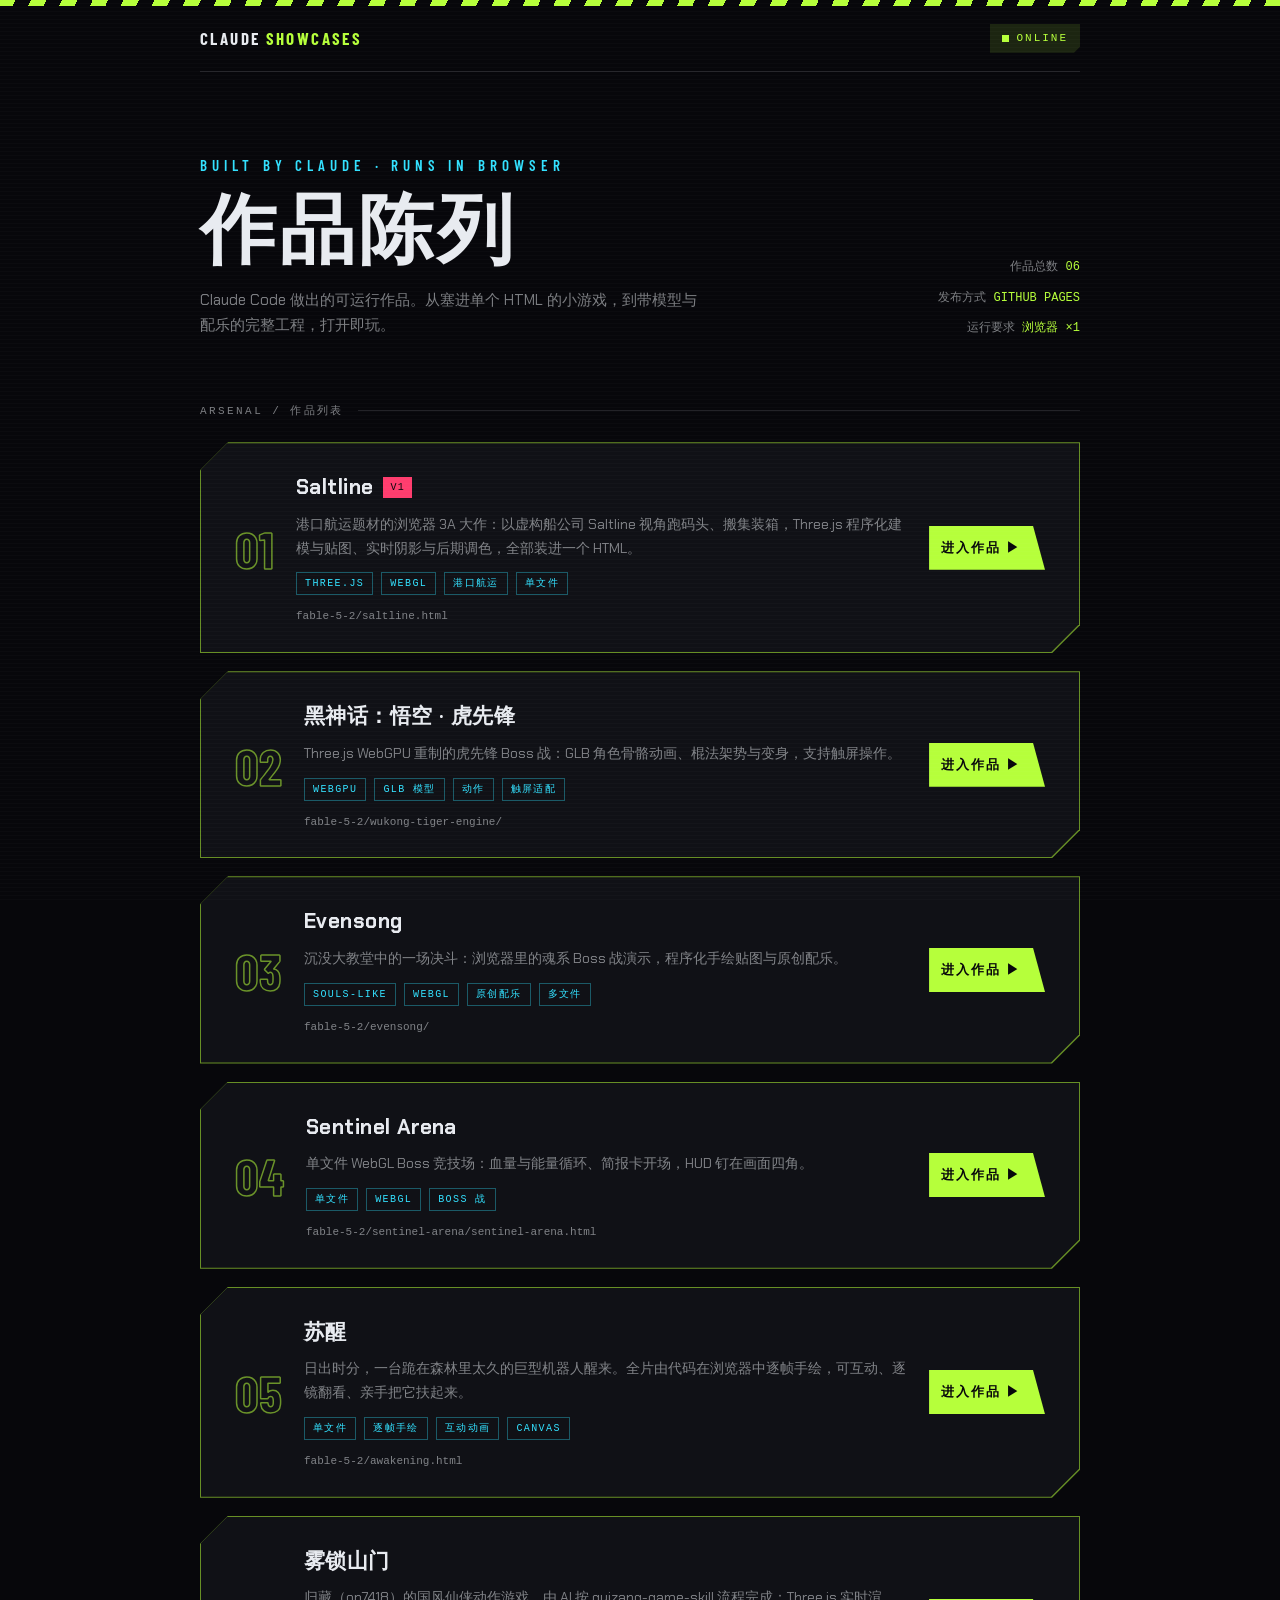
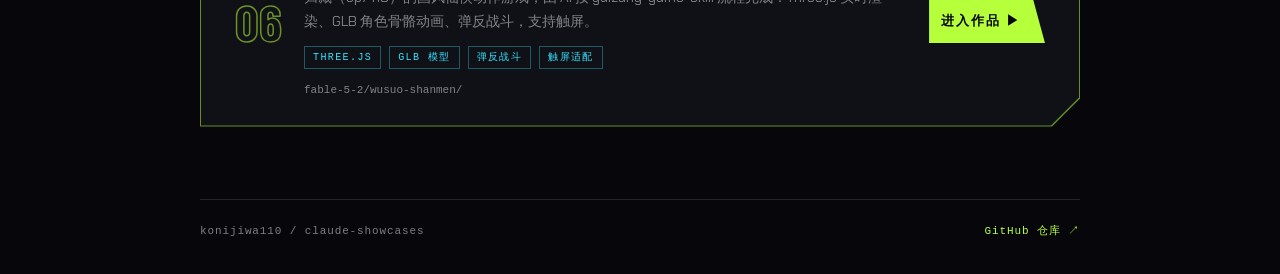
<file: index.html>
<!doctype html>
<html lang="zh-CN">
<head>
<meta charset="UTF-8">
<meta name="viewport" content="width=device-width, initial-scale=1">
<meta name="theme-color" content="#07070b">
<title>Claude 作品陈列</title>
<style>
@font-face {
  font-family: "Acid Display";
  src: url("fonts/barlow-condensed-600.woff2") format("woff2");
  font-weight: 600; font-style: normal; font-display: swap;
}
@font-face {
  font-family: "Acid Display";
  src: url("fonts/barlow-condensed-700.woff2") format("woff2");
  font-weight: 700; font-style: normal; font-display: swap;
}
@font-face {
  font-family: "Chakra Petch";
  src: url("fonts/chakra-petch-400.woff2") format("woff2");
  font-weight: 400; font-style: normal; font-display: swap;
}
@font-face {
  font-family: "Chakra Petch";
  src: url("fonts/chakra-petch-700.woff2") format("woff2");
  font-weight: 700; font-style: normal; font-display: swap;
}
:root {
  color-scheme: dark;
  --bg: #07070b;
  --plate: #101116;
  --plate-2: #14161c;
  --ink: #e8ebf0;
  --dim: rgba(232, 235, 240, .52);
  --line: rgba(232, 235, 240, .12);
  --acid: #b6ff3b;
  --acid-hover: #c9ff6b;
  --acid-ink: #07070b;
  --acid-soft: #b6ff3b1f;
  --acid-line: #b6ff3b8c;
  --hazard: #ff3d6e;
  --cyan: #33e1ff;
  --cut: 18px;
  --cut-lg: 28px;
  --skew: 12px;
  --f-display: "Acid Display", "PingFang SC", "Hiragino Sans GB", "Microsoft YaHei", "Noto Sans CJK SC", sans-serif;
  --f-body: "Chakra Petch", "PingFang SC", "Hiragino Sans GB", "Microsoft YaHei", "Noto Sans CJK SC", sans-serif;
  --f-mono: ui-monospace, "Cascadia Code", "JetBrains Mono", Consolas, Menlo, monospace;
}
* { box-sizing: border-box; }
html, body { height: 100%; }
body {
  margin: 0;
  background: var(--bg);
  color: var(--ink);
  font-family: var(--f-body);
  font-size: 15px;
  line-height: 1.7;
}
body::before {
  content: "";
  position: fixed;
  inset: 0;
  z-index: 40;
  pointer-events: none;
  background: repeating-linear-gradient(0deg, #ffffff05 0 1px, transparent 1px 4px);
}
.wrap {
  width: min(960px, 100%);
  margin: 0 auto;
  padding: 0 clamp(16px, 4vw, 40px);
}
.hazard-tape {
  height: 6px;
  background: repeating-linear-gradient(115deg, var(--acid) 0 14px, var(--acid-ink) 14px 28px);
}
.topbar {
  display: flex;
  align-items: center;
  justify-content: space-between;
  gap: 16px;
  padding: 18px 0;
  border-bottom: 1px solid var(--line);
}
.brand {
  font-family: var(--f-display);
  font-weight: 700;
  font-size: 17px;
  letter-spacing: .14em;
  text-transform: uppercase;
}
.brand b { color: var(--acid); font-weight: 700; }
.status {
  display: inline-flex;
  align-items: center;
  gap: 8px;
  font-family: var(--f-mono);
  font-size: 11px;
  letter-spacing: .18em;
  color: var(--acid);
  background: var(--acid-soft);
  padding: 5px 12px;
  clip-path: polygon(0 0, 100% 0, 100% calc(100% - 6px), calc(100% - 6px) 100%, 0 100%);
}
.status::before {
  content: "";
  width: 7px; height: 7px;
  background: var(--acid);
  animation: blink 1.6s steps(1) infinite;
}
@keyframes blink { 50% { opacity: .25; } }
.hero {
  display: grid;
  grid-template-columns: 1fr auto;
  gap: 24px;
  align-items: end;
  padding: clamp(48px, 9vh, 96px) 0 clamp(36px, 7vh, 72px);
}
.hero .latin {
  font-family: var(--f-display);
  font-weight: 600;
  font-size: clamp(13px, 2vw, 15px);
  letter-spacing: .34em;
  text-transform: uppercase;
  color: var(--cyan);
  margin: 0 0 10px;
}
.hero h1 {
  margin: 0;
  font-size: clamp(40px, 8.5vw, 76px);
  font-weight: 800;
  letter-spacing: .04em;
  line-height: 1.12;
}
.hero .sub {
  margin: 14px 0 0;
  color: var(--dim);
  max-width: 34em;
}
.stats {
  display: flex;
  flex-direction: column;
  gap: 10px;
  font-family: var(--f-mono);
  font-size: 12px;
  color: var(--dim);
  font-variant-numeric: tabular-nums;
  text-align: right;
}
.stats b { color: var(--acid); font-weight: 400; }
.section-label {
  display: flex;
  align-items: center;
  gap: 14px;
  font-family: var(--f-mono);
  font-size: 11px;
  letter-spacing: .22em;
  color: var(--dim);
  margin-bottom: 22px;
}
.section-label::after {
  content: "";
  flex: 1;
  height: 1px;
  background: var(--line);
}
.entries {
  display: flex;
  flex-direction: column;
  gap: 18px;
  padding-bottom: 72px;
}
.entry {
  display: block;
  text-decoration: none;
  color: inherit;
  background: var(--acid-line);
  clip-path: polygon(var(--cut-lg) 0, 100% 0, 100% calc(100% - var(--cut-lg)), calc(100% - var(--cut-lg)) 100%, 0 100%, 0 var(--cut-lg));
  padding: 1px;
  transition: background .15s ease;
}
.entry-in {
  display: grid;
  grid-template-columns: auto 1fr auto;
  gap: 22px;
  align-items: center;
  background: var(--plate);
  clip-path: polygon(calc(var(--cut-lg) - 2px) 0, 100% 0, 100% calc(100% - var(--cut-lg)), calc(100% - var(--cut-lg)) 100%, 0 100%, 0 calc(var(--cut-lg) - 2px));
  padding: 26px clamp(18px, 4vw, 34px);
}
.entry:hover, .entry:focus-visible { background: var(--acid); }
.entry:hover .entry-in, .entry:focus-visible .entry-in { background: var(--plate-2); }
.entry:focus-visible { outline: 2px solid var(--acid); outline-offset: 3px; }
.entry .no {
  font-family: var(--f-display);
  font-weight: 700;
  font-size: clamp(34px, 6vw, 52px);
  line-height: 1;
  color: transparent;
  -webkit-text-stroke: 1.5px var(--acid-line);
  transition: -webkit-text-stroke-color .15s ease;
}
.entry:hover .no, .entry:focus-visible .no { -webkit-text-stroke-color: var(--acid); }
.entry h2 {
  margin: 0;
  font-size: 21px;
  font-weight: 700;
  letter-spacing: .02em;
  display: flex;
  align-items: center;
  gap: 10px;
  flex-wrap: wrap;
}
.ver {
  font-family: var(--f-mono);
  font-size: 10px;
  font-weight: 400;
  letter-spacing: .14em;
  color: var(--acid-ink);
  background: var(--hazard);
  padding: 2px 7px;
}
.entry p {
  margin: 8px 0 0;
  color: var(--dim);
  font-size: 14px;
}
.tags {
  display: flex;
  flex-wrap: wrap;
  gap: 8px;
  margin-top: 12px;
}
.tags span {
  font-family: var(--f-mono);
  font-size: 10px;
  letter-spacing: .14em;
  text-transform: uppercase;
  color: var(--cyan);
  border: 1px solid rgba(51, 225, 255, .35);
  padding: 2px 8px;
}
.entry .go {
  justify-self: end;
  display: inline-flex;
  align-items: center;
  gap: 8px;
  font-weight: 700;
  font-size: 13px;
  letter-spacing: .14em;
  text-transform: uppercase;
  color: var(--acid-ink);
  background: var(--acid);
  padding: 11px 24px calc(11px + 0px) calc(24px - var(--skew));
  clip-path: polygon(0 0, calc(100% - var(--skew)) 0, 100% 100%, 0 100%);
  transition: background .15s ease;
  white-space: nowrap;
}
.entry:hover .go, .entry:focus-visible .go { background: var(--acid-hover); }
.path {
  display: block;
  margin-top: 12px;
  font-family: var(--f-mono);
  font-size: 11px;
  color: var(--dim);
  overflow-wrap: anywhere;
}
footer {
  border-top: 1px solid var(--line);
  padding: 22px 0 34px;
  font-family: var(--f-mono);
  font-size: 11px;
  letter-spacing: .08em;
  color: var(--dim);
  display: flex;
  justify-content: space-between;
  gap: 12px;
  flex-wrap: wrap;
}
footer a { color: var(--acid); text-decoration: none; }
footer a:hover { color: var(--acid-hover); }
footer a:focus-visible { outline: 2px solid var(--acid); outline-offset: 2px; }
@media (max-width: 720px) {
  .hero { grid-template-columns: 1fr; align-items: start; }
  .stats { text-align: left; }
  .entry-in { grid-template-columns: auto 1fr; }
  .entry .go { grid-column: 2; justify-self: start; margin-top: 4px; }
}
@media (prefers-reduced-motion: reduce) {
  .status::before { animation: none; }
  .entry, .entry .no, .entry .go { transition: none; }
}
</style>
</head>
<body>
<div class="hazard-tape" aria-hidden="true"></div>
<div class="wrap">
  <div class="topbar">
    <div class="brand">CLAUDE <b>SHOWCASES</b></div>
    <span class="status">ONLINE</span>
  </div>

  <div class="hero">
    <div>
      <p class="latin">Built by Claude · Runs in browser</p>
      <h1>作品陈列</h1>
      <p class="sub">Claude Code 做出的可运行作品。从塞进单个 HTML 的小游戏，到带模型与配乐的完整工程，打开即玩。</p>
    </div>
    <div class="stats">
      <span>作品总数 <b>06</b></span>
      <span>发布方式 <b>GITHUB PAGES</b></span>
      <span>运行要求 <b>浏览器 ×1</b></span>
    </div>
  </div>

  <div class="section-label">ARSENAL / 作品列表</div>
  <div class="entries">
    <a class="entry" href="./fable-5-2/saltline.html">
      <div class="entry-in">
        <span class="no" aria-hidden="true">01</span>
        <div>
          <h2>Saltline <span class="ver">V1</span></h2>
          <p>港口航运题材的浏览器 3A 大作：以虚构船公司 Saltline 视角跑码头、搬集装箱，Three.js 程序化建模与贴图、实时阴影与后期调色，全部装进一个 HTML。</p>
          <div class="tags"><span>Three.js</span><span>WebGL</span><span>港口航运</span><span>单文件</span></div>
          <span class="path">fable-5-2/saltline.html</span>
        </div>
        <span class="go">进入作品 ▶</span>
      </div>
    </a>

    <a class="entry" href="./fable-5-2/wukong-tiger-engine/">
      <div class="entry-in">
        <span class="no" aria-hidden="true">02</span>
        <div>
          <h2>黑神话：悟空 · 虎先锋</h2>
          <p>Three.js WebGPU 重制的虎先锋 Boss 战：GLB 角色骨骼动画、棍法架势与变身，支持触屏操作。</p>
          <div class="tags"><span>WebGPU</span><span>GLB 模型</span><span>动作</span><span>触屏适配</span></div>
          <span class="path">fable-5-2/wukong-tiger-engine/</span>
        </div>
        <span class="go">进入作品 ▶</span>
      </div>
    </a>

    <a class="entry" href="./fable-5-2/evensong/">
      <div class="entry-in">
        <span class="no" aria-hidden="true">03</span>
        <div>
          <h2>Evensong</h2>
          <p>沉没大教堂中的一场决斗：浏览器里的魂系 Boss 战演示，程序化手绘贴图与原创配乐。</p>
          <div class="tags"><span>Souls-like</span><span>WebGL</span><span>原创配乐</span><span>多文件</span></div>
          <span class="path">fable-5-2/evensong/</span>
        </div>
        <span class="go">进入作品 ▶</span>
      </div>
    </a>

    <a class="entry" href="./fable-5-2/sentinel-arena/sentinel-arena.html">
      <div class="entry-in">
        <span class="no" aria-hidden="true">04</span>
        <div>
          <h2>Sentinel Arena</h2>
          <p>单文件 WebGL Boss 竞技场：血量与能量循环、简报卡开场，HUD 钉在画面四角。</p>
          <div class="tags"><span>单文件</span><span>WebGL</span><span>Boss 战</span></div>
          <span class="path">fable-5-2/sentinel-arena/sentinel-arena.html</span>
        </div>
        <span class="go">进入作品 ▶</span>
      </div>
    </a>

    <a class="entry" href="./fable-5-2/awakening.html">
      <div class="entry-in">
        <span class="no" aria-hidden="true">05</span>
        <div>
          <h2>苏醒</h2>
          <p>日出时分，一台跪在森林里太久的巨型机器人醒来。全片由代码在浏览器中逐帧手绘，可互动、逐镜翻看、亲手把它扶起来。</p>
          <div class="tags"><span>单文件</span><span>逐帧手绘</span><span>互动动画</span><span>Canvas</span></div>
          <span class="path">fable-5-2/awakening.html</span>
        </div>
        <span class="go">进入作品 ▶</span>
      </div>
    </a>

    <a class="entry" href="./fable-5-2/wusuo-shanmen/">
      <div class="entry-in">
        <span class="no" aria-hidden="true">06</span>
        <div>
          <h2>雾锁山门</h2>
          <p>归藏（op7418）的国风仙侠动作游戏，由 AI 按 guizang-game-skill 流程完成：Three.js 实时渲染、GLB 角色骨骼动画、弹反战斗，支持触屏。</p>
          <div class="tags"><span>Three.js</span><span>GLB 模型</span><span>弹反战斗</span><span>触屏适配</span></div>
          <span class="path">fable-5-2/wusuo-shanmen/</span>
        </div>
        <span class="go">进入作品 ▶</span>
      </div>
    </a>
  </div>

  <footer>
    <span>konijiwa110 / claude-showcases</span>
    <a href="https://github.com/konijiwa110/claude-showcases">GitHub 仓库 ↗</a>
  </footer>
</div>
</body>
</html>
</file>
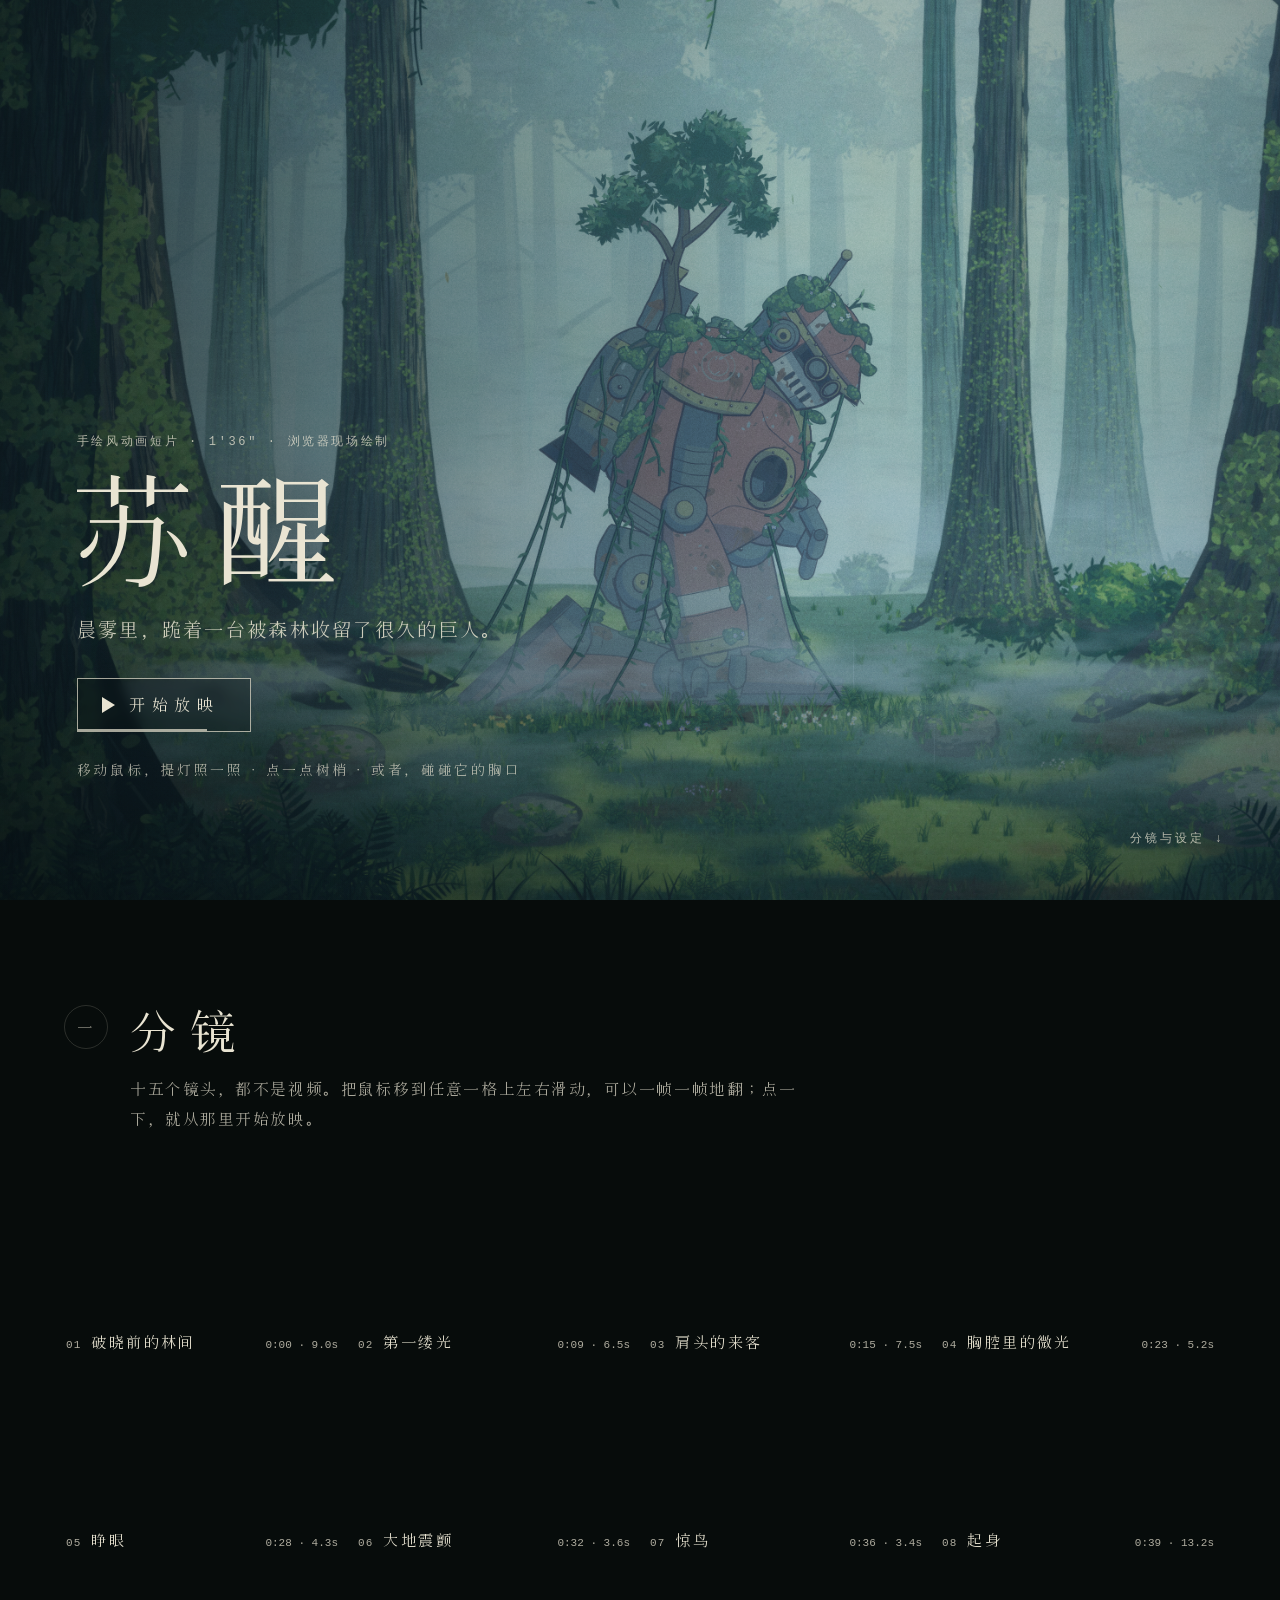
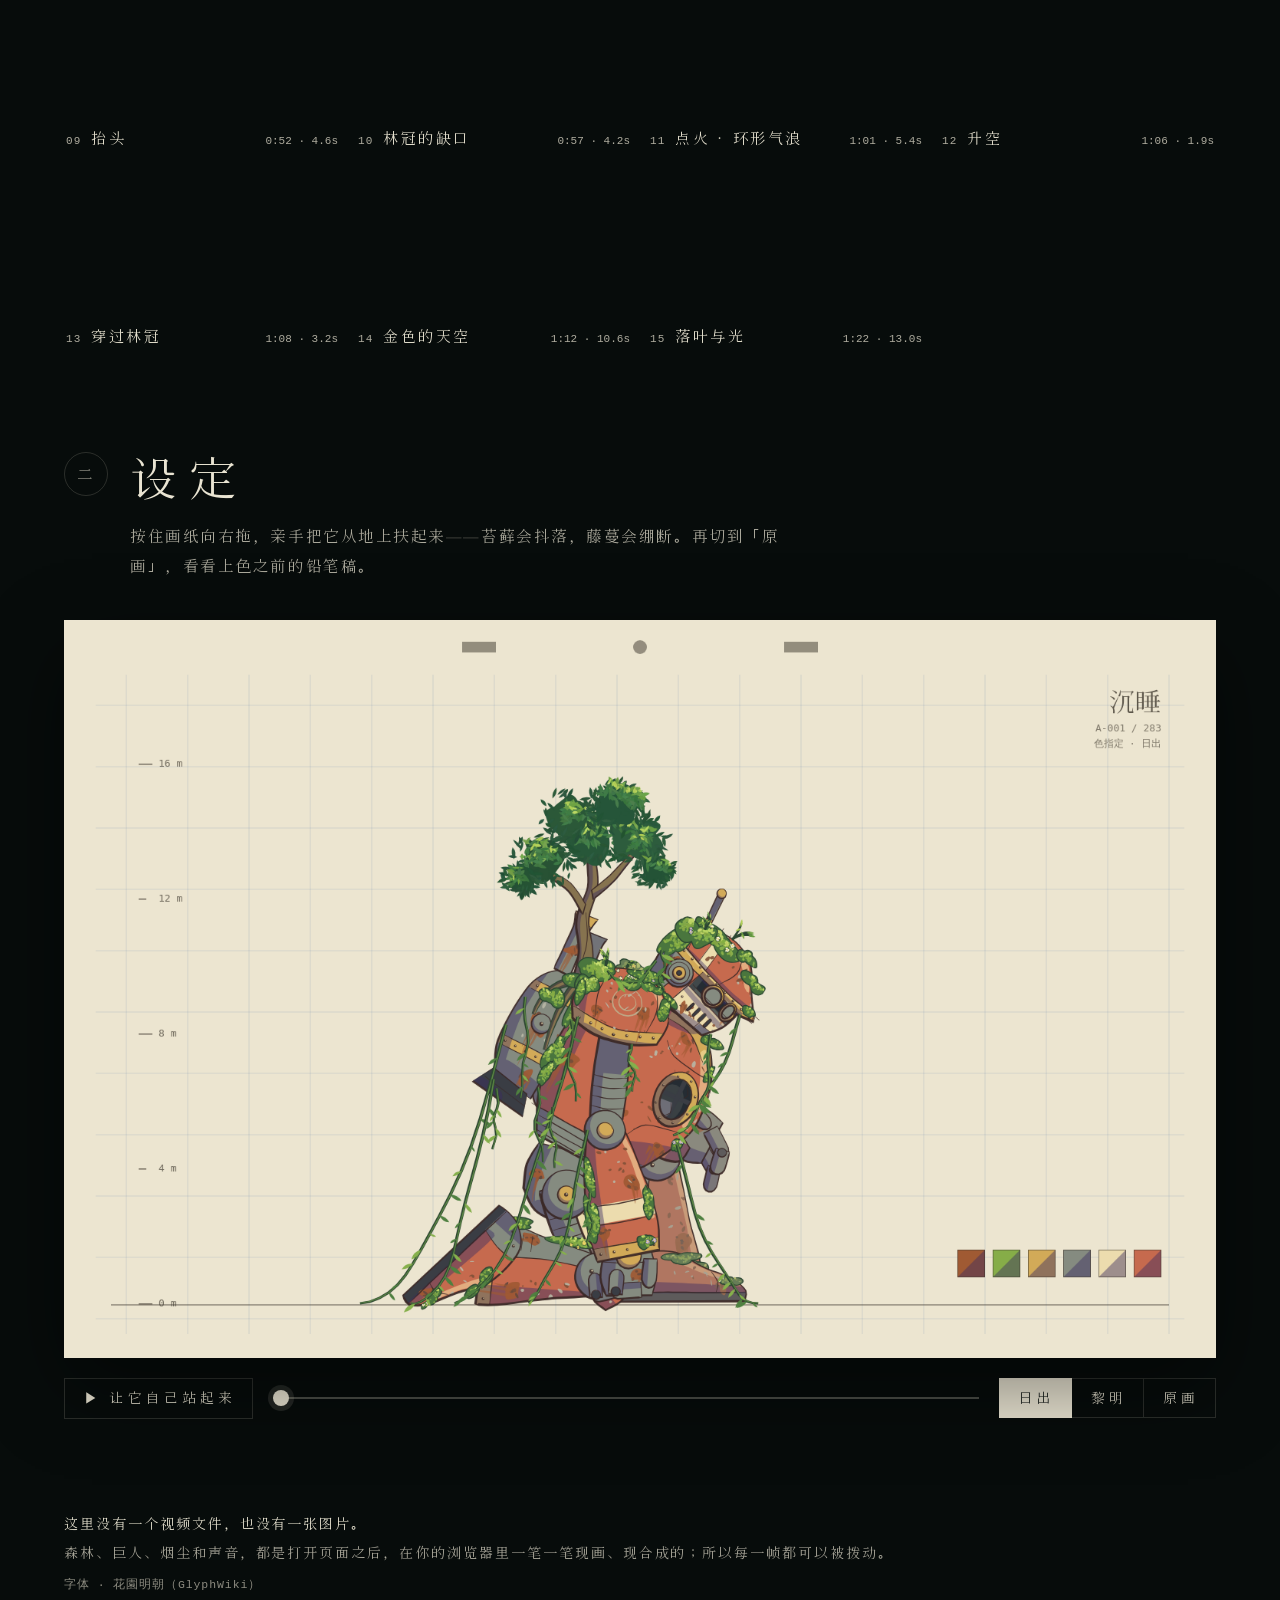
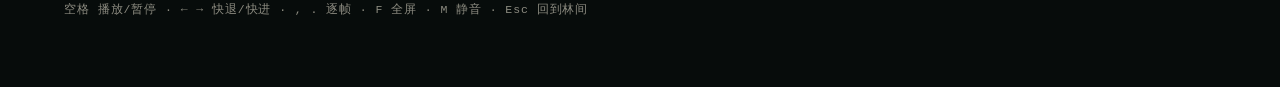
<file: fable-5-2/awakening.html>
<!doctype html>
<html lang="zh-CN">
<head>
<meta charset="utf-8">
<meta name="viewport" content="width=device-width,initial-scale=1">
<title>苏醒 — 一部在浏览器里现画的手绘风动画</title>
<meta name="description" content="日出时分，一台跪在森林里太久的巨型机器人醒来。全片由代码在浏览器中逐帧绘制，可以互动、逐镜翻看、亲手把它扶起来。">
<meta name="theme-color" content="#070c0b">
<link rel="icon" href="data:image/svg+xml,%3Csvg xmlns='http://www.w3.org/2000/svg' viewBox='0 0 64 64'%3E%3Crect width='64' height='64' rx='14' fill='%230b1412'/%3E%3Cpath d='M12 40c0-14 9-24 20-24s20 10 20 24z' fill='%23c66a4e'/%3E%3Crect x='10' y='38' width='44' height='7' rx='2' fill='%23d2aa58'/%3E%3Ccircle cx='26' cy='52' r='5' fill='%239ff3dc'/%3E%3Ccircle cx='40' cy='52' r='5' fill='%239ff3dc'/%3E%3C/svg%3E">
<style>
  @font-face{font-family:"Hanazono Mincho Web";src:url([data-uri]) format("woff2");font-weight:100 900;font-style:normal;font-display:block}
  :root{--ink:#e9e4d2;--dim:rgba(233,228,210,.74);--bg:#070c0b;--line:rgba(233,228,210,.16);--mincho:"Hanazono Mincho Web","HanaMinA","Hanazono Mincho A","Hiragino Mincho ProN","Yu Mincho","Songti SC","Noto Serif CJK SC","Source Han Serif SC",serif;--mono:ui-monospace,"SF Mono",Menlo,Consolas,monospace}
  *{box-sizing:border-box}
  html{scroll-behavior:smooth}
  html,body{margin:0;background:var(--bg);color:var(--ink);font-family:var(--mincho);-webkit-font-smoothing:auto}
  body{overflow-x:hidden}
  button{font:inherit;color:inherit}
  canvas{display:block}

  /* ---------- theatre ---------- */
  #theater{position:relative;height:100vh;height:100svh;min-height:420px;overflow:hidden;background:#05080a;user-select:none;-webkit-user-select:none}
  #stageWrap{position:absolute;inset:0}
  canvas.stage{width:100%;height:100%;object-fit:cover}
  body.film canvas.stage,#theater:fullscreen canvas.stage{object-fit:contain}
  #curtain{position:absolute;inset:0;background:#04080a;opacity:0;pointer-events:none;transition:opacity .36s ease;z-index:3}
  #curtain.on{opacity:1}
  #load{position:absolute;inset:0;z-index:6;background:#05080a;display:flex;flex-direction:column;align-items:center;justify-content:center;transition:opacity .8s ease}
  #load.off{opacity:0;pointer-events:none}
  #load .t{letter-spacing:.5em;font-size:15px;opacity:.75;margin-bottom:22px;padding-left:.5em}
  #load .track{width:min(320px,60vw);height:1px;background:var(--line);overflow:hidden}
  #loadBar{height:1px;width:30%;background:var(--ink);animation:slide 1.3s ease-in-out infinite}
  @keyframes slide{0%{transform:translateX(-110%)}100%{transform:translateX(360%)}}

  #hero{position:absolute;inset:0;z-index:2;pointer-events:none;opacity:0;transition:opacity 1.2s ease;background:linear-gradient(90deg,rgba(3,9,11,.62),rgba(3,9,11,.18) 42%,transparent 62%),linear-gradient(0deg,rgba(3,9,11,.5),transparent 34%)}
  #hero.on{opacity:1}
  #hero.on.off{opacity:0;transition-duration:.35s}
  .heroText{position:absolute;left:clamp(22px,6vw,96px);bottom:clamp(64px,13vh,150px);max-width:min(520px,84vw)}
  .kicker{font:12px/1 var(--mono);letter-spacing:.22em;color:var(--dim);margin-bottom:22px;text-transform:uppercase}
  #heroTitle{font-weight:500;font-size:clamp(56px,9.5vw,132px);line-height:1;letter-spacing:.18em;margin:0 0 20px -.04em;text-shadow:0 2px 40px rgba(0,0,0,.45)}
  #heroTitle.sm{font-size:clamp(40px,6.2vw,86px);letter-spacing:.14em}
  #heroSub{font-size:clamp(15px,1.5vw,19px);line-height:1.9;letter-spacing:.12em;color:rgba(233,228,210,.86);margin:0 0 30px}
  #cta{pointer-events:auto;position:relative;display:inline-flex;align-items:center;gap:14px;padding:15px 30px 15px 24px;border:1px solid rgba(233,228,210,.7);background:rgba(8,16,16,.28);backdrop-filter:blur(6px);-webkit-backdrop-filter:blur(6px);cursor:pointer;letter-spacing:.42em;font-size:16px;transition:background .3s,transform .3s,border-color .3s;overflow:hidden}
  #cta:hover{background:rgba(233,228,210,.14);transform:translateY(-2px)}
  #cta .tri{border-left:13px solid var(--ink);border-top:8px solid transparent;border-bottom:8px solid transparent}
  #cta:after{content:"";position:absolute;left:0;bottom:0;height:2px;width:calc(var(--p,0)*100%);background:var(--ink);opacity:.7;transition:width .4s ease,opacity .8s ease}
  #cta.ready:after{opacity:0}
  #cta.busy #ctaTxt:after{content:" · 胶片准备中";letter-spacing:.2em;font-size:12px;opacity:.7}
  #heroHint{font-size:13.5px;letter-spacing:.2em;color:var(--dim);margin:24px 0 0;line-height:2}
  #toBoards{pointer-events:auto;position:absolute;right:clamp(18px,4vw,56px);bottom:clamp(22px,5vh,48px);background:none;border:0;cursor:pointer;font:12px/1 var(--mono);letter-spacing:.24em;color:var(--dim);padding:10px 4px;transition:color .3s}
  #toBoards:hover{color:var(--ink)}
  #toBoards i{display:inline-block;margin-left:10px;font-style:normal;animation:bob 1.8s ease-in-out infinite}
  @keyframes bob{50%{transform:translateY(5px)}}
  #tip{position:fixed;z-index:8;pointer-events:none;transform:translate(18px,18px);font-size:13.5px;letter-spacing:.3em;padding:8px 12px 8px 14px;background:rgba(6,14,14,.72);border:1px solid rgba(159,243,220,.55);color:#cffbee;opacity:0;transition:opacity .25s;white-space:nowrap}
  #tip.on{opacity:1}

  #ctl{position:absolute;left:0;right:0;bottom:0;padding:34px 22px 14px;display:flex;align-items:center;gap:12px;background:linear-gradient(transparent,rgba(0,0,0,.62));opacity:0;pointer-events:none;transition:opacity .35s ease;z-index:4;font:12px var(--mono)}
  #ctl.on{opacity:1;pointer-events:auto}
  #ctl button{background:none;border:0;font-size:15px;min-width:30px;height:30px;cursor:pointer;opacity:.85}
  #ctl button:hover{opacity:1}
  #bBack{font:12px var(--mono)!important;letter-spacing:.14em;padding:0 8px 0 2px}
  #seek{flex:1;height:18px;display:flex;align-items:center;cursor:pointer;touch-action:none}
  #seek .track{width:100%;height:2px;background:rgba(233,228,210,.25)}
  #seekFill{height:2px;width:0;background:var(--ink)}
  #time{opacity:.75;min-width:86px;text-align:right}
  #endCard{position:absolute;left:0;right:0;bottom:17%;z-index:4;display:flex;gap:14px;justify-content:center;flex-wrap:wrap;opacity:0;pointer-events:none;transition:opacity .9s ease}
  #endCard.on{opacity:1;pointer-events:auto}
  #endCard button{background:rgba(255,250,236,.5);border:1px solid rgba(92,78,60,.55);color:#4f4334;letter-spacing:.34em;font-size:14px;padding:11px 16px 11px 21px;cursor:pointer;transition:background .3s}
  #endCard button:hover{background:rgba(255,250,236,.9)}

  /* ---------- sections ---------- */
  #leafLayer{position:fixed;inset:0;width:100%;height:100%;pointer-events:none;z-index:1}
  .sec{position:relative;z-index:2;max-width:1320px;margin:0 auto;padding:clamp(70px,11vh,130px) clamp(18px,5vw,64px) 0}
  .sec header{display:grid;grid-template-columns:auto 1fr;column-gap:22px;align-items:end;margin-bottom:38px}
  .sec .idx{grid-row:span 2;font-size:15px;letter-spacing:.2em;color:var(--dim);border:1px solid var(--line);width:44px;height:44px;display:flex;align-items:center;justify-content:center;border-radius:50%;align-self:start;margin-top:6px}
  .sec h2{font-weight:500;font-size:clamp(30px,4vw,46px);letter-spacing:.3em;margin:0}
  .sec header p{margin:12px 0 0;color:var(--dim);letter-spacing:.1em;line-height:1.95;font-size:15.5px;max-width:680px}
  .reveal{opacity:0;transform:translateY(28px);transition:opacity 1s ease,transform 1s cubic-bezier(.2,.7,.2,1)}
  .reveal.in{opacity:1;transform:none}

  #strip{display:grid;grid-template-columns:repeat(auto-fill,minmax(232px,1fr));gap:18px 16px}
  .card{position:relative;display:block;padding:0;background:none;border:0;text-align:left;cursor:pointer;transition:transform .35s cubic-bezier(.2,.7,.2,1)}
  .card canvas{width:100%;height:auto;aspect-ratio:1920/1038;background:#0e1715;opacity:0;transition:opacity .8s ease;outline:1px solid var(--line);outline-offset:-1px}
  .card.ready canvas{opacity:1}
  .card:hover,.card:focus-visible{transform:translateY(-4px)}
  .card:focus-visible{outline:1px solid var(--ink);outline-offset:4px}
  .card .bar{position:absolute;left:0;right:0;top:0;aspect-ratio:1920/1038;pointer-events:none;display:flex;align-items:flex-end}
  .card .bar i{display:block;height:2px;width:0;background:#9ff3dc;box-shadow:0 0 10px #9ff3dc}
  .card .meta{display:flex;align-items:baseline;gap:10px;padding:10px 2px 0}
  .card .no{font:11px var(--mono);color:var(--dim);letter-spacing:.1em}
  .card .nm{font-size:15px;letter-spacing:.16em;flex:1;white-space:nowrap;overflow:hidden;text-overflow:ellipsis}
  .card .tc{font:11px var(--mono);color:var(--dim)}
  .card.live .nm{color:#cffbee}

  .sheetWrap{position:relative;border:1px solid var(--line);background:#ece5d0;box-shadow:0 30px 80px rgba(0,0,0,.45)}
  #sheetCv{width:100%;height:auto;cursor:ew-resize;touch-action:pan-y}
  #sheetCv.grab{cursor:grabbing}
  .sheetCtl{display:flex;align-items:center;gap:18px;flex-wrap:wrap;margin-top:20px}
  .sheetCtl button{background:none;border:1px solid var(--line);padding:10px 16px 10px 19px;letter-spacing:.3em;font-size:13.5px;cursor:pointer;transition:background .3s,border-color .3s}
  .sheetCtl button:hover{border-color:rgba(233,228,210,.5)}
  .sheetCtl button.on{background:var(--ink);color:#141a18;border-color:var(--ink)}
  .seg{display:flex}.seg button+button{border-left:0}
  #sheetRange{flex:1;min-width:180px;-webkit-appearance:none;appearance:none;height:22px;background:none;cursor:pointer}
  #sheetRange::-webkit-slider-runnable-track{height:2px;background:rgba(233,228,210,.3)}
  #sheetRange::-moz-range-track{height:2px;background:rgba(233,228,210,.3)}
  #sheetRange::-webkit-slider-thumb{-webkit-appearance:none;width:16px;height:16px;border-radius:50%;background:var(--ink);margin-top:-7px;box-shadow:0 0 0 5px rgba(233,228,210,.12)}
  #sheetRange::-moz-range-thumb{width:16px;height:16px;border:0;border-radius:50%;background:var(--ink)}
  footer{position:relative;z-index:2;max-width:1320px;margin:0 auto;padding:90px clamp(18px,5vw,64px) 70px;color:var(--dim);font-size:14px;letter-spacing:.14em;line-height:2.1}
  footer b{color:var(--ink);font-weight:500}
  footer .keys{font:11.5px var(--mono);letter-spacing:.08em;opacity:.8;margin-top:10px}
  @media (max-width:640px){#heroHint{display:none}.kicker{letter-spacing:.12em}#toBoards{right:auto;left:22px}.heroText{bottom:84px}}
  @media (prefers-reduced-motion:reduce){.reveal{transition:none;opacity:1;transform:none}#toBoards i{animation:none}}
</style>
</head>
<body>
<main>
  <section id="theater">
    <div id="stageWrap"></div>
    <div id="hero">
      <div class="heroText">
        <div class="kicker">手绘风动画短片 · 1′36″ · 浏览器现场绘制</div>
        <h1 id="heroTitle">苏醒</h1>
        <p id="heroSub">晨雾里，跪着一台被森林收留了很久的巨人。</p>
        <button id="cta" type="button"><span class="tri"></span><span id="ctaTxt">开始放映</span></button>
        <p id="heroHint">移动鼠标，提灯照一照 · 点一点树梢 · 或者，碰碰它的胸口</p>
      </div>
      <button id="toBoards" type="button">分镜与设定<i>↓</i></button>
    </div>
    <div id="curtain"></div>
    <div id="ctl"><button id="bBack" type="button" title="回到林间 (Esc)">‹ 返回</button><button id="bPlay" type="button" title="播放/暂停 (空格)">▶</button><div id="seek"><div class="track"><div id="seekFill"></div></div></div><span id="time">0:00</span><button id="bMute" type="button" title="静音 (M)">🔊</button><button id="bFull" type="button" title="全屏 (F)">⛶</button></div>
    <div id="endCard"><button id="eAgain" type="button">再看一遍</button><button id="eBack" type="button">回到林间</button><button id="eMore" type="button">翻看分镜</button></div>
    <div id="load"><div class="t">正在绘制背景美术…</div><div class="track"><div id="loadBar"></div></div></div>
  </section>

  <section id="boards" class="sec reveal">
    <header><span class="idx">一</span><h2>分镜</h2><p>十五个镜头，都不是视频。把鼠标移到任意一格上左右滑动，可以一帧一帧地翻；点一下，就从那里开始放映。</p></header>
    <div id="strip"></div>
  </section>

  <section id="sheetSec" class="sec reveal">
    <header><span class="idx">二</span><h2>设定</h2><p>按住画纸向右拖，亲手把它从地上扶起来——苔藓会抖落，藤蔓会绷断。再切到「原画」，看看上色之前的铅笔稿。</p></header>
    <div class="sheetWrap"><canvas id="sheetCv" width="1500" height="960"></canvas></div>
    <div class="sheetCtl"><button id="sheetPlay" type="button">▶ 让它自己站起来</button><input id="sheetRange" type="range" min="0" max="1000" value="0" aria-label="起身进度"><div class="seg"><button type="button" data-look="sun" class="on">日出</button><button type="button" data-look="dawn">黎明</button><button type="button" data-look="line">原画</button></div></div>
  </section>

  <footer><b>这里没有一个视频文件，也没有一张图片。</b><br>森林、巨人、烟尘和声音，都是打开页面之后，在你的浏览器里一笔一笔现画、现合成的；所以每一帧都可以被拨动。<div class="keys">字体 · 花園明朝（GlyphWiki）</div><div class="keys">空格 播放/暂停 · ← → 快退/快进 · , . 逐帧 · F 全屏 · M 静音 · Esc 回到林间</div></footer>
</main>
<canvas id="leafLayer"></canvas>
<div id="tip">轻触 · 唤醒它</div>
<script>
'use strict';

/* ============ core: math, rng, noise, colour, curves ============ */
const W = 1920, H = 1038, FPS = 24, TAU = Math.PI * 2;
const MINCHO = '"Hanazono Mincho Web","HanaMinA","Hiragino Mincho ProN","Yu Mincho","Songti SC",serif';   // 花園明朝 first; the web subset is inlined by the build
const clamp = (x, a = 0, b = 1) => x < a ? a : x > b ? b : x;
const lerp = (a, b, t) => a + (b - a) * t;
const seg = (t, a, b) => clamp((t - a) / (b - a));
const smooth = t => { t = clamp(t); return t * t * (3 - 2 * t); };
const E = {
  lin: t => t,
  in: t => t * t, out: t => 1 - (1 - t) * (1 - t),
  io: t => t < .5 ? 2 * t * t : 1 - 2 * (1 - t) * (1 - t),
  in3: t => t * t * t, out3: t => 1 - Math.pow(1 - t, 3),
  io3: t => t < .5 ? 4 * t * t * t : 1 - Math.pow(-2 * t + 2, 3) / 2,
  in4: t => t * t * t * t, out4: t => 1 - Math.pow(1 - t, 4),
  out5: t => 1 - Math.pow(1 - t, 5),
  back: t => { const c = 1.4; return 1 + (c + 1) * Math.pow(t - 1, 3) + c * Math.pow(t - 1, 2); },
};
function RNG(seed) {
  let a = seed >>> 0;
  return function () {
    a |= 0; a = a + 0x6D2B79F5 | 0;
    let t = Math.imul(a ^ a >>> 15, 1 | a);
    t = t + Math.imul(t ^ t >>> 7, 61 | t) ^ t;
    return ((t ^ t >>> 14) >>> 0) / 4294967296;
  };
}
function hash2(x, y, s) {
  let h = (Math.imul(x, 374761393) + Math.imul(y, 668265263) + Math.imul(s, 982451653)) | 0;
  h = Math.imul(h ^ (h >>> 13), 1274126177);
  return ((h ^ (h >>> 16)) >>> 0) / 4294967296;
}
function vnoise(x, y, s = 0) {
  const xi = Math.floor(x), yi = Math.floor(y), xf = x - xi, yf = y - yi;
  const u = xf * xf * (3 - 2 * xf), v = yf * yf * (3 - 2 * yf);
  return lerp(lerp(hash2(xi, yi, s), hash2(xi + 1, yi, s), u), lerp(hash2(xi, yi + 1, s), hash2(xi + 1, yi + 1, s), u), v);
}
function fbm(x, y, s = 0, o = 4) {
  let a = .5, f = 1, sum = 0, n = 0;
  for (let i = 0; i < o; i++) { sum += a * vnoise(x * f, y * f, s + i * 17); n += a; a *= .5; f *= 2; }
  return sum / n;
}
const n1 = (x, s = 0) => vnoise(x, s * 3.7 + .5, s) * 2 - 1;      // 1d noise -1..1
const hsh = (i, s = 0) => hash2(i | 0, (i * 7 + 3) | 0, s);        // per-index random 0..1

/* ---- colour ---- */
function hex(h) { const n = parseInt(h.slice(1), 16); return [(n >> 16) & 255, (n >> 8) & 255, n & 255]; }
const mixc = (a, b, t) => [a[0] + (b[0] - a[0]) * t, a[1] + (b[1] - a[1]) * t, a[2] + (b[2] - a[2]) * t];
function css(c, a = 1) {
  return a >= 1 ? `rgb(${c[0] | 0},${c[1] | 0},${c[2] | 0})` : `rgba(${c[0] | 0},${c[1] | 0},${c[2] | 0},${a})`;
}
function vary(c, r, v = 10, h = 5) {
  const d = (r() - .5) * 2 * v;
  return [clamp(c[0] + d + (r() - .5) * 2 * h, 0, 255), clamp(c[1] + d + (r() - .5) * 2 * h, 0, 255), clamp(c[2] + d + (r() - .5) * 2 * h, 0, 255)];
}
const P4 = (...hs) => hs.map(hex);

/* ---- canvas ---- */
function mk(w, h) {
  const cv = document.createElement('canvas'); cv.width = w | 0; cv.height = h | 0;
  cv.ctx = cv.getContext('2d'); return cv;
}

/* ---- curve sampling ----
   spec: [[x,y,corner?],...]  -> flat Float array [x0,y0,x1,y1,...] */
function sampleSpec(S, closed, step, M) {
  const n = S.length, out = [];
  const segs = closed ? n : n - 1;
  let X = S, tx, ty;
  if (M) { X = S.map(p => [M[0] * p[0] + M[2] * p[1] + M[4], M[1] * p[0] + M[3] * p[1] + M[5], p[2]]); }
  for (let i = 0; i < segs; i++) {
    const p1 = X[i], p2 = X[(i + 1) % n];
    const p0 = X[(i - 1 + n) % n], p3 = X[(i + 2) % n];
    const c1 = p1[2] || (!closed && i === 0), c2 = p2[2] || (!closed && i === n - 2);
    const dx = p2[0] - p1[0], dy = p2[1] - p1[1], len = Math.hypot(dx, dy) || 1e-6;
    let m1x, m1y, m2x, m2y;
    if (c1) { m1x = dx * .6; m1y = dy * .6; } else { m1x = (p2[0] - p0[0]) * .5; m1y = (p2[1] - p0[1]) * .5; }
    if (c2) { m2x = dx * .6; m2y = dy * .6; } else { m2x = (p3[0] - p1[0]) * .5; m2y = (p3[1] - p1[1]) * .5; }
    let l1 = Math.hypot(m1x, m1y), l2 = Math.hypot(m2x, m2y);
    if (l1 > len) { m1x *= len / l1; m1y *= len / l1; }
    if (l2 > len) { m2x *= len / l2; m2y *= len / l2; }
    const k = (c1 && c2) ? 1 : Math.max(2, Math.ceil(len / step));
    for (let j = 0; j < k; j++) {
      const t = j / k, t2 = t * t, t3 = t2 * t;
      const h00 = 2 * t3 - 3 * t2 + 1, h10 = t3 - 2 * t2 + t, h01 = -2 * t3 + 3 * t2, h11 = t3 - t2;
      out.push(h00 * p1[0] + h10 * m1x + h01 * p2[0] + h11 * m2x, h00 * p1[1] + h10 * m1y + h01 * p2[1] + h11 * m2y);
    }
  }
  if (!closed) { const l = X[n - 1]; out.push(l[0], l[1]); }
  return out;
}
function bez(p0, p1, p2, p3, n) {
  const out = [];
  for (let i = 0; i <= n; i++) {
    const t = i / n, u = 1 - t;
    out.push([u * u * u * p0[0] + 3 * u * u * t * p1[0] + 3 * u * t * t * p2[0] + t * t * t * p3[0],
    u * u * u * p0[1] + 3 * u * u * t * p1[1] + 3 * u * t * t * p2[1] + t * t * t * p3[1]]);
  }
  return out;
}
function quad(p0, p1, p2, n) {
  const out = [];
  for (let i = 0; i <= n; i++) {
    const t = i / n, u = 1 - t;
    out.push([u * u * p0[0] + 2 * u * t * p1[0] + t * t * p2[0], u * u * p0[1] + 2 * u * t * p1[1] + t * t * p2[1]]);
  }
  return out;
}
/* matrices [a,b,c,d,e,f] like canvas */
const M_ID = [1, 0, 0, 1, 0, 0];
function mmul(A, B) { // A*B  (apply B first)
  return [A[0] * B[0] + A[2] * B[1], A[1] * B[0] + A[3] * B[1], A[0] * B[2] + A[2] * B[3], A[1] * B[2] + A[3] * B[3],
  A[0] * B[4] + A[2] * B[5] + A[4], A[1] * B[4] + A[3] * B[5] + A[5]];
}
const mtr = (x, y) => [1, 0, 0, 1, x, y];
const mrot = a => { const c = Math.cos(a), s = Math.sin(a); return [c, s, -s, c, 0, 0]; };
const msc = (x, y = x) => [x, 0, 0, y, 0, 0];
const mtrs = (x, y, a, sx = 1, sy = sx) => { const c = Math.cos(a), s = Math.sin(a); return [c * sx, s * sx, -s * sy, c * sy, x, y]; };
const mpt = (M, x, y) => [M[0] * x + M[2] * y + M[4], M[1] * x + M[3] * y + M[5]];
const DEG = Math.PI / 180;


/* ============ paint: gouache-style brush primitives for backgrounds ============ */
function blob(c, x, y, rx, ry, ang, r, irr = .28, n = 8) {
  const ca = Math.cos(ang), sa = Math.sin(ang), P = [], ph = r() * TAU;
  for (let i = 0; i < n; i++) {
    const t = ph + i / n * TAU, k = 1 - irr + r() * irr * 2;
    const px = Math.cos(t) * rx * k, py = Math.sin(t) * ry * k;
    P.push(x + px * ca - py * sa, y + px * sa + py * ca);
  }
  c.beginPath();
  c.moveTo((P[0] + P[2 * n - 2]) / 2, (P[1] + P[2 * n - 1]) / 2);
  for (let i = 0; i < n; i++) {
    const j = (i + 1) % n;
    c.quadraticCurveTo(P[2 * i], P[2 * i + 1], (P[2 * i] + P[2 * j]) / 2, (P[2 * i + 1] + P[2 * j + 1]) / 2);
  }
  c.fill();
}
function leaf(c, x, y, l, w, a) {
  const ca = Math.cos(a) * l, sa = Math.sin(a) * l, nx = -Math.sin(a) * w * 2, ny = Math.cos(a) * w * 2;
  c.beginPath(); c.moveTo(x - ca, y - sa);
  c.quadraticCurveTo(x + nx, y + ny, x + ca, y + sa);
  c.quadraticCurveTo(x - nx * .8, y - ny * .8, x - ca, y - sa); c.fill();
}
function ribbon(c, pts, wf) {
  const n = pts.length; if (n < 2) return;
  const L = [], R = [];
  for (let i = 0; i < n; i++) {
    const a = pts[Math.max(0, i - 1)], b = pts[Math.min(n - 1, i + 1)];
    let dx = b[0] - a[0], dy = b[1] - a[1]; const d = Math.hypot(dx, dy) || 1; dx /= d; dy /= d;
    const w = typeof wf === 'number' ? wf : wf(i / (n - 1));
    L.push(pts[i][0] - dy * w, pts[i][1] + dx * w); R.push(pts[i][0] + dy * w, pts[i][1] - dx * w);
  }
  c.beginPath(); c.moveTo(L[0], L[1]);
  for (let i = 1; i < n; i++) c.lineTo(L[2 * i], L[2 * i + 1]);
  for (let i = n - 1; i >= 0; i--) c.lineTo(R[2 * i], R[2 * i + 1]);
  c.closePath(); c.fill();
}
function softEll(c, x, y, rx, ry, col, a, mid = .5) {
  c.save(); c.translate(x, y); c.scale(1, ry / rx);
  const g = c.createRadialGradient(0, 0, 0, 0, 0, rx);
  g.addColorStop(0, css(col, a)); g.addColorStop(mid, css(col, a * .45)); g.addColorStop(1, css(col, 0));
  c.fillStyle = g; c.beginPath(); c.arc(0, 0, rx, 0, TAU); c.fill(); c.restore();
}
function polyPath(c, P) { c.beginPath(); c.moveTo(P[0], P[1]); for (let i = 2; i < P.length; i += 2) c.lineTo(P[i], P[i + 1]); c.closePath(); }

/* ---- foliage: three-value leaf clusters, light from (lx,ly) ---- */
function clump(c, x, y, r, pal, rnd, o = {}) {
  const lx = o.lx ?? .56, ly = o.ly ?? -.83, ls = o.leaf ?? Math.max(2.4, r * .15), dens = o.dens ?? 1;
  const flat = o.flat || 0;   // 1 => far, simplified
  // shadow mass
  c.fillStyle = css(vary(pal[0], rnd, 5, 3));
  blob(c, x, y, r * .8, r * .66, rnd() * 3, rnd, .26, 9);
  for (let i = 0; i < 3; i++) { const a = rnd() * TAU; blob(c, x + Math.cos(a) * r * .38, y + Math.sin(a) * r * .3, r * (.42 + rnd() * .2), r * (.34 + rnd() * .16), rnd() * 3, rnd, .3, 8); }
  // ragged leafy rim
  const n0 = (18 + r / ls * 5) * dens | 0;
  for (let i = 0; i < n0; i++) {
    const a = rnd() * TAU, d = r * (.66 + rnd() * .42);
    c.fillStyle = css(vary(pal[0], rnd, 7, 4));
    leaf(c, x + Math.cos(a) * d, y + Math.sin(a) * d * .88, ls * (.8 + rnd() * .8), ls * (.3 + rnd() * .2), a + (rnd() - .5) * 2 + .5);
  }
  if (flat > 1) return;
  // lit sub-clusters
  const k = flat ? 2 : 3 + (rnd() * 3 | 0);
  for (let j = 0; j < k; j++) {
    const a = rnd() * TAU, d = r * Math.sqrt(rnd()) * .55;
    const sx = x + Math.cos(a) * d + lx * r * .2, sy = y + Math.sin(a) * d * .85 + ly * r * .2, sr = r * (.3 + rnd() * .24);
    const nm = sr * sr / (ls * ls) * 2.3 * dens | 0;
    for (let i = 0; i < nm; i++) {
      const a2 = rnd() * TAU, d2 = sr * Math.sqrt(rnd());
      const px = sx + Math.cos(a2) * d2, py = sy + Math.sin(a2) * d2 * .85;
      const t = ((px - sx) * lx + (py - sy) * ly) / sr;
      if (t < -.45 && rnd() < .7) continue;
      const lit = t > .1 + rnd() * .45;
      c.fillStyle = css(vary(lit ? pal[2] : pal[1], rnd, 8, 5));
      leaf(c, px, py, ls * (.75 + rnd() * .7), ls * (.3 + rnd() * .22), rnd() * TAU);
    }
    if (pal[3] && !flat) {
      const nh = nm * .16 | 0;
      for (let i = 0; i < nh; i++) {
        const a2 = rnd() * TAU, d2 = sr * rnd() * .5;
        c.fillStyle = css(vary(pal[3], rnd, 7, 5));
        leaf(c, sx + lx * sr * .5 + Math.cos(a2) * d2, sy + ly * sr * .5 + Math.sin(a2) * d2 * .7, ls * (.6 + rnd() * .5), ls * (.26 + rnd() * .16), rnd() * TAU);
      }
    }
  }
}
/* field of clumps inside a density function; sorted back (dark) to front */
function canopy(c, x0, y0, x1, y1, densFn, pal, rnd, o = {}) {
  const rmin = o.rmin ?? 40, rmax = o.rmax ?? 100, step = o.step ?? rmin * 1.15, list = [];
  for (let y = y0; y < y1; y += step) for (let x = x0; x < x1; x += step) {
    const px = x + (rnd() - .5) * step * 1.3, py = y + (rnd() - .5) * step * 1.3, d = densFn(px, py);
    if (d > .3 && rnd() < d) list.push([px, py, lerp(rmin, rmax, rnd() * rnd() + d * .25), rnd(), d]);
  }
  list.sort((a, b) => a[3] - b[3]);
  const palB = o.palBack || pal;
  list.forEach((q, i) => {
    const f = i / list.length;
    const p = f < .45 ? palB : pal;
    const pp = o.tint ? p.map(col => o.tint(col, q[0], q[1], f)) : p;
    clump(c, q[0], q[1], q[2], pp, rnd, { leaf: o.leaf, dens: o.dens, flat: f < .45 ? (o.flatBack ?? 1) : (o.flat || 0), lx: o.lx, ly: o.ly });
  });
  return list;
}

/* ---- trunks ---- */
function trunkPath(x, by, h, lean, sway, rnd, n = 14) {
  const ph = rnd() * 6, pts = [];
  for (let i = 0; i <= n; i++) {
    const t = i / n;
    pts.push([x + lean * t + Math.sin(t * 2.6 + ph) * sway * t, by - h * t]);
  }
  return pts;
}
function trunk(c, pts, w, pal, rnd, o = {}) {
  const flare = o.flare ?? 1.3, taper = o.taper ?? .45, n = pts.length, sd = rnd() * 99;
  const wf = t => w * .5 * (1 - taper * t) * (1 + flare * Math.exp(-t * 9)) * (1 + .07 * n1(t * 9, sd));
  c.fillStyle = css(mixc(pal[0], pal[1], .35)); ribbon(c, pts, wf);
  const at = t => { const f = clamp(t) * (n - 1), i = Math.min(n - 2, f | 0), u = f - i; return [lerp(pts[i][0], pts[i + 1][0], u), lerp(pts[i][1], pts[i + 1][1], u)]; };
  const H = Math.abs(pts[n - 1][1] - pts[0][1]), lit = o.lit ?? 1, fine = o.fine ?? 1;
  const strokeAt = (t, u, len, sw, col) => {
    const a = at(t), b = at(t + len * .5), d = at(t + len), wob = (rnd() - .5) * wf(t) * .1;
    c.fillStyle = css(col);
    ribbon(c, [[a[0] + u * wf(t), a[1]], [b[0] + u * wf(t + len * .5) + wob, b[1]], [d[0] + u * wf(t + len), d[1]]], q => sw * Math.sin(Math.PI * clamp(q * .9 + .05)) + .3);
  };
  // form: dark left, light right-of-centre, turning edge
  const N = (o.bark ?? 1) * H * w / 70 * fine | 0;
  for (let i = 0; i < N; i++) {
    const t = rnd() * .98, u = rnd() * 1.9 - .95, len = (24 + rnd() * 80) / H;
    let v = clamp(.42 + .55 * u + (rnd() - .5) * .34); if (u > .7) v *= 1 - (u - .7) * 1.6;
    const col = v > .6 ? mixc(pal[1], pal[2], (v - .6) / .4 * lit) : mixc(pal[0], pal[1], v / .6);
    strokeAt(t, u, len, .8 + rnd() * 1.8 + w * .008, vary(col, rnd, 8, 5));
  }
  // furrows
  const NF = (o.bark ?? 1) * H * w / 900 | 0;
  for (let i = 0; i < NF; i++) strokeAt(rnd() * .95, rnd() * 1.7 - .85, (40 + rnd() * 160) / H, .6 + rnd() * .9, vary(mixc(pal[0], [18, 30, 34], .35), rnd, 5, 3));
  // sunlit edge
  if (o.rim !== 0) for (let i = 0; i < H / 26; i++) strokeAt(rnd() * .98, .78 + rnd() * .16, (16 + rnd() * 50) / H, .7 + rnd() * 1.6, vary(mixc(pal[2], [238, 226, 160], .3 * lit), rnd, 8, 5));
  // moss: noise patches stippled with small dabs
  const ms = clamp(w * .016, 1.6, o.mossMax ?? 4.2), NM = (o.moss ?? 1) * H * w / 34 * Math.pow(w * .016 / ms, 1.3) | 0;
  for (let i = 0; i < NM; i++) {
    const t = Math.pow(rnd(), 1.5) * .92, u = rnd() * 1.9 - .95, hw = wf(t), p = at(t);
    const f = fbm(p[1] / 70 + sd, (p[0] + u * hw) / 46, 31, 3) + (.25 - t * .42) - Math.abs(u) * .06;
    if (f < .56) continue;
    const light = u > -.1 ? rnd() < .75 : rnd() < .2;
    const col = light ? mixc(pal[3], [176, 205, 100], rnd() * .45 * lit) : mixc(pal[3], pal[0], .35 + rnd() * .35);
    c.fillStyle = css(vary(col, rnd, 9, 6));
    blob(c, p[0] + u * hw, p[1], ms * (.8 + rnd() * 1.6), ms * (.6 + rnd()), rnd() * 3, rnd, .3, 6);
  }
}
function roots(c, x, by, w, pal, rnd, o = {}) {
  const n = o.n ?? 5;
  softEll(c, x, by + w * .06, w * 1.5, w * .2, mixc(pal[0], [20, 44, 40], .5), .55);
  for (let i = 0; i < n; i++) {
    const s = (i / (n - 1) * 2 - 1) * (.85 + rnd() * .25), sg = Math.sign(s) || 1, len = w * (.35 + rnd() * .5) * Math.abs(s) + w * .2;
    const x0 = x + s * w * .3, y0 = by - w * (.75 + rnd() * .4), x2 = x + s * w * .55 + sg * len, y2 = by + 6 + rnd() * w * .14;
    const pts = bez([x0, y0], [x + s * w * .5, by - w * .45], [x + s * w * .62 + sg * len * .3, by - w * .02], [x2, y2], 12);
    const rw = w * (.17 + rnd() * .08), wf = t => rw * (1 - t * .72) * (t > .9 ? (1 - t) * 10 : 1) + 1;
    c.fillStyle = css(vary(pal[0], rnd, 5, 3)); ribbon(c, pts, wf);
    for (let j = 0; j < 26; j++) { // bark strokes along the root
      const k = 1 + (rnd() * 10 | 0), p = pts[k], q = pts[k + 1], u = rnd() * 1.6 - .8, hw = wf(k / 12);
      const v = clamp(.5 - u * .5 * sg * -1 + (rnd() - .5) * .3);
      c.fillStyle = css(vary(mixc(pal[0], v > .6 ? pal[2] : pal[1], v), rnd, 8, 4));
      ribbon(c, [[p[0], p[1] - u * hw * .9], [q[0], q[1] - u * wf((k + 1) / 12) * .9]], 1 + rnd() * 1.5);
    }
    for (let j = 0; j < 40; j++) { // moss on the top side
      const k = 1 + rnd() * 10.5, i0 = k | 0, f = k - i0, px = lerp(pts[i0][0], pts[i0 + 1][0], f), py = lerp(pts[i0][1], pts[i0 + 1][1], f), hw = wf(k / 12);
      c.fillStyle = css(vary(mixc(pal[3], rnd() < .6 ? [170, 200, 96] : pal[0], rnd() * .4), rnd, 9, 5));
      blob(c, px + (rnd() - .5) * hw, py - hw * (.3 + rnd() * .7), 1.5 + rnd() * rw * .22, 1.2 + rnd() * rw * .14, 0, rnd, .3, 6);
    }
  }
}
function branch(c, x0, y0, x1, y1, w, pal, rnd, depth = 2, tips) {
  const L0 = Math.hypot(x1 - x0, y1 - y0);
  const mx = (x0 + x1) / 2 + (rnd() - .5) * L0 * .25, my = (y0 + y1) / 2 - L0 * (.05 + rnd() * .16);
  const pts = quad([x0, y0], [mx, my], [x1, y1], 14), wf = t => w * .5 * Math.pow(1 - t, 1.15) + .7;
  c.fillStyle = css(vary(pal[0], rnd, 5, 3)); ribbon(c, pts, wf);
  c.fillStyle = css(vary(mixc(pal[1], pal[2], .3), rnd, 6, 3));
  ribbon(c, pts.map((p, j) => [p[0] + wf(j / 14) * .2, p[1] - wf(j / 14) * .45]), t => wf(t) * .32);
  if (tips) tips.push([x1, y1]);
  if (depth > 0) {
    const k = 2 + (rnd() * 2 | 0);
    for (let i = 0; i < k; i++) {
      const t = .25 + rnd() * .6, p = pts[t * 14 | 0], L = L0 * (.3 + rnd() * .35), a = Math.atan2(y1 - y0, x1 - x0) + (rnd() - .5) * 1.7;
      branch(c, p[0], p[1], p[0] + Math.cos(a) * L, p[1] + Math.sin(a) * L - L * .25, wf(t) * (1.1 + rnd() * .4), pal, rnd, depth - 1, tips);
    }
  }
}

/* ---- undergrowth ---- */
function tuft(c, x, y, h, n, pal, rnd, lean = 0) {
  for (let i = 0; i < n; i++) {
    const bx = x + (rnd() - .5) * h * .5, hh = h * (.45 + rnd() * .65), ln = lean * hh + (rnd() - .5) * hh * .9;
    const v = rnd();
    c.fillStyle = css(vary(v < .4 ? pal[0] : v < .8 ? pal[1] : pal[2], rnd, 8, 5));
    const pts = quad([bx, y], [bx + ln * .25, y - hh * .65], [bx + ln, y - hh], 6);
    const w = Math.max(.8, h * (.022 + rnd() * .02));
    ribbon(c, pts, t => w * (1 - t) + .25);
  }
}
function fern(c, x, y, len, ang, pal, rnd) {
  const dx = Math.cos(ang), dy = Math.sin(ang);
  const pts = quad([x, y], [x + dx * len * .5, y + dy * len * .5 - len * .25], [x + dx * len, y + dy * len + len * .12], 14);
  c.fillStyle = css(pal[0]); ribbon(c, pts, t => len * .012 * (1 - t) + .4);
  for (let i = 2; i < 14; i++) {
    const t = i / 14, p = pts[i], q = pts[i - 1], a = Math.atan2(p[1] - q[1], p[0] - q[0]);
    const ll = len * .2 * Math.sin(Math.PI * Math.pow(t, .7)) + 1.5;
    for (const s of [-1, 1]) {
      const aa = a + s * (1.25 - t * .3);
      c.fillStyle = css(vary(s < 0 ? (rnd() < .5 ? pal[2] : pal[1]) : (rnd() < .6 ? pal[1] : pal[0]), rnd, 8, 4));
      leaf(c, p[0] + Math.cos(aa) * ll * .5, p[1] + Math.sin(aa) * ll * .5, ll * .55, ll * .11, aa);
    }
  }
}
function fernBush(c, x, y, len, n, pal, rnd) {
  for (let i = 0; i < n; i++) { const a = -Math.PI * (.12 + .76 * (i + rnd() * .6) / n); fern(c, x + (rnd() - .5) * len * .2, y, len * (.6 + rnd() * .5), a, pal, rnd); }
}
function flowers(c, x, y, sx, sy, n, col, rnd, sz = 2.2, stem) {
  for (let i = 0; i < n; i++) {
    const px = x + (rnd() - .5) * 2 * sx * (.3 + rnd() * .7), py = y + (rnd() - .5) * 2 * sy, s = sz * (.7 + rnd() * .6);
    if (stem) { c.fillStyle = css(stem); c.fillRect(px - .5, py, 1.1, s * 2.5); }
    if (s > 3.2) {
      for (let k = 0; k < 5; k++) { const a = k / 5 * TAU + rnd(); c.fillStyle = css(vary(col, rnd, 8, 4)); blob(c, px + Math.cos(a) * s * .55, py + Math.sin(a) * s * .5, s * .5, s * .38, a, rnd, .2, 5); }
      c.fillStyle = css(vary([236, 200, 90], rnd, 8, 4)); c.beginPath(); c.arc(px, py, s * .3, 0, TAU); c.fill();
    } else { c.fillStyle = css(vary(col, rnd, 10, 5)); blob(c, px, py, s, s * .8, rnd() * 3, rnd, .25, 5); }
  }
}
function rock(c, x, y, w, h, pal, mossPal, rnd) {
  softEll(c, x - w * .1, y + h * .75, w * 1.3, h * .5, [24, 52, 44], .6);
  c.fillStyle = css(vary(pal[0], rnd, 5, 3)); blob(c, x, y, w, h, 0, rnd, .14, 10);
  c.save(); c.beginPath(); c.rect(x - w * 1.4, y - h * 1.6, w * 2.8, h * 2.45); c.clip();
  c.fillStyle = css(vary(pal[1], rnd, 5, 3)); blob(c, x + w * .1, y - h * .2, w * .84, h * .72, 0, rnd, .16, 9);
  c.fillStyle = css(vary(pal[2], rnd, 5, 3)); blob(c, x + w * .28, y - h * .42, w * .5, h * .4, 0, rnd, .2, 8);
  for (let i = 0; i < w * .9; i++) { // facets and specks
    const a = rnd() * TAU, d = Math.sqrt(rnd()), px = x + Math.cos(a) * w * d * .85, py = y + Math.sin(a) * h * d * .8, v = clamp(.5 + (px - x) / w * .4 - (py - y) / h * .5 + (rnd() - .5) * .4);
    c.fillStyle = css(vary(mixc(pal[0], pal[2], v), rnd, 8, 4)); blob(c, px, py, 2 + rnd() * w * .1, 1 + rnd() * h * .08, (rnd() - .5), rnd, .3, 5);
  }
  for (let i = 0; i < w * 1.6; i++) { // moss cap, stippled
    const a = -Math.PI * rnd(), d = rnd(), px = x + Math.cos(a) * w * d * .92, py = y + Math.sin(a) * h * (.45 + d * .5);
    if (fbm(px / 26, py / 16, 5, 2) < .46) continue;
    c.fillStyle = css(vary(mossPal[1 + (rnd() * 2.6 | 0)], rnd, 9, 5));
    blob(c, px, py, 1.6 + rnd() * w * .06, 1.2 + rnd() * h * .06, 0, rnd, .3, 6);
  }
  c.restore();
}
/* horizontal ground dabs coloured by a function */
function groundDabs(c, x0, y0, x1, y1, n, colFn, rnd, o = {}) {
  for (let i = 0; i < n; i++) {
    const y = lerp(y0, y1, Math.pow(rnd(), o.bias ?? 1)), x = lerp(x0, x1, rnd()), s = (o.s0 ?? .5) + (y - y0) / (y1 - y0) * ((o.s1 ?? 1.5) - (o.s0 ?? .5));
    const col = colFn(x, y, rnd); if (!col) continue;
    c.fillStyle = css(vary(col, rnd, o.v ?? 7, o.h ?? 4), o.a ?? 1);
    blob(c, x, y, (14 + rnd() * 40) * s * (o.len ?? 1), (3 + rnd() * 7) * s, (rnd() - .5) * .25, rnd, .3, 7);
  }
}
/* fine brush texture: value-shift dabs confined to already painted pixels */
function brushTex(c, w, h, rnd, n, a = .035, dirFn) {
  c.save(); c.globalCompositeOperation = 'source-atop';
  for (let i = 0; i < n; i++) {
    const x = rnd() * w, y = rnd() * h, ang = dirFn ? dirFn(x, y) : (rnd() - .5) * .5;
    c.fillStyle = rnd() < .5 ? `rgba(255,250,225,${a * (.5 + rnd())})` : `rgba(20,40,50,${a * (.5 + rnd())})`;
    blob(c, x, y, 10 + rnd() * 46, 1.5 + rnd() * 5, ang, rnd, .35, 6);
  }
  c.restore();
}
function mistBand(c, x0, x1, y, h, col, a, rnd, n) {
  for (let i = 0; i < n; i++) {
    const x = lerp(x0, x1, rnd()), yy = y + (rnd() - .5) * h, rx = 120 + rnd() * 320;
    softEll(c, x, yy, rx, rx * (.14 + rnd() * .16), col, a * (.4 + rnd() * .6));
  }
}
function vineHang(c, x, y, len, pal, rnd, sway = 20) {
  const pts = bez([x, y], [x + (rnd() - .5) * sway, y + len * .35], [x + (rnd() - .5) * sway * 2, y + len * .7], [x + (rnd() - .5) * sway * 2, y + len], 12);
  c.fillStyle = css(pal[0]); ribbon(c, pts, t => 1.6 * (1 - t * .6) + .3);
  for (let i = 1; i < 12; i++) {
    if (rnd() < .25) continue;
    const p = pts[i], s = rnd() < .5 ? -1 : 1, a = Math.PI / 2 + s * (.7 + rnd() * .5), l = 4 + rnd() * 5;
    c.fillStyle = css(vary(pal[rnd() < .5 ? 1 : 2], rnd, 8, 4)); leaf(c, p[0] + Math.cos(a) * l, p[1] + Math.sin(a) * l, l, l * .3, a);
  }
}

/* ---- pigment texture: multi-scale value/temperature modulation, slight softening ---- */
let _NT = null;
function pnoise(x, y, px, py, s) {
  const xi = Math.floor(x), yi = Math.floor(y), xf = x - xi, yf = y - yi, u = xf * xf * (3 - 2 * xf), v = yf * yf * (3 - 2 * yf);
  const w = (a, b) => hash2(((a % px) + px) % px, ((b % py) + py) % py, s);
  return lerp(lerp(w(xi, yi), w(xi + 1, yi), u), lerp(w(xi, yi + 1), w(xi + 1, yi + 1), u), v);
}
function noiseTiles() {
  if (_NT) return _NT;
  const S = 512, g = new Float32Array(S * S), m = new Float32Array(S * S), st = new Float32Array(S * S), r = RNG(77);
  for (let y = 0; y < S; y++) for (let x = 0; x < S; x++) {
    const i = y * S + x;
    g[i] = r() - .5;
    m[i] = (pnoise(x / 64, y / 64, 8, 8, 1) * .55 + pnoise(x / 24, y / 24, 21, 21, 2) * .3 + pnoise(x / 9, y / 9, 57, 57, 3) * .15) - .5;
    st[i] = (pnoise(x / 64, y / 3.2, 8, 160, 4) * .6 + pnoise(x / 32, y / 1.6, 16, 320, 5) * .4) - .5;
  }
  return _NT = { S, g, m, st };
}
function texturize(cv, o = {}) {
  const c = cv.ctx, w = cv.width, h = cv.height, { S, g, m, st } = noiseTiles();
  if (o.soft !== 0) { // knock back razor edges a touch
    const t = mk(w >> 1, h >> 1); t.ctx.drawImage(cv, 0, 0, w >> 1, h >> 1);
    c.save(); c.globalAlpha = o.soft ?? .3; c.drawImage(t, 0, 0, w, h); c.restore();
  }
  const id = c.getImageData(0, 0, w, h), d = id.data, ag = o.grain ?? .05, am = o.mottle ?? .12, as = o.streak ?? .1, ah = o.hue ?? .05, vert = o.vert || 0;
  const ox = o.ox || 0, oy = o.oy || 0;
  for (let y = 0; y < h; y++) {
    const yy = ((y + oy) & 511) * S, yv = (y + oy) & 511;
    for (let x = 0; x < w; x++) {
      const i = (y * w + x) * 4; if (!d[i + 3]) continue;
      const xx = (x + ox) & 511, k = yy + xx;
      const sv = vert ? st[xx * S + yv] : st[k];
      const f = 1 + ag * g[k] + am * m[k] + as * sv, t = ah * m[(k + 70000) % (S * S)];
      d[i] = d[i] * f * (1 + t); d[i + 1] *= f; d[i + 2] = d[i + 2] * f * (1 - t);
    }
  }
  c.putImageData(id, 0, 0);
  return cv;
}
/* ---- grass-covered floor: low-res colour field + thousands of blade flicks ---- */
function paintFloor(c, x0, x1, y0, y1, field, rnd, o = {}) {
  const q = 4, gw = Math.ceil((x1 - x0) / q), gh = Math.ceil((y1 - y0) / q), t = mk(gw, gh), id = t.ctx.createImageData(gw, gh);
  for (let y = 0; y < gh; y++) for (let x = 0; x < gw; x++) {
    const col = field(x0 + x * q, y0 + y * q), i = (y * gw + x) * 4;
    id.data[i] = col[0]; id.data[i + 1] = col[1]; id.data[i + 2] = col[2]; id.data[i + 3] = 255;
  }
  t.ctx.putImageData(id, 0, 0);
  c.imageSmoothingQuality = 'high'; c.drawImage(t, x0, y0, gw * q, gh * q);
  const N = o.n ?? 30000, sc = o.scale || (y => 1);
  for (let i = 0; i < N; i++) {
    const y = lerp(y0, y1, Math.pow((i + rnd()) / N, o.bias ?? 1.25)), x = lerp(x0, x1, rnd()), s = sc(y);
    const col = field(x, y - 2), kind = rnd();
    c.fillStyle = css(vary(col, rnd, 13, 7));
    if (kind < .72) { // blade flick
      const hh = (5 + rnd() * 13) * s, ln = (rnd() - .5) * hh * .9;
      ribbon(c, [[x, y], [x + ln * .3, y - hh * .6], [x + ln, y - hh]], q2 => (.9 + s * .9) * (1 - q2) + .25);
    } else blob(c, x, y, (4 + rnd() * 14) * s, (1.5 + rnd() * 3.5) * s, (rnd() - .5) * .3, rnd, .3, 6);
  }
}


/* ============ painted backgrounds ============ */
const MW = 2400, MH = 1560, RX = 1180, GY = 1270, GAPX = 1700, GAPY = 170;
const gapD = (x, y) => { const dx = (x - GAPX) / 370, dy = (y - GAPY) / 255; return Math.sqrt(dx * dx + dy * dy); };
const FP = {
  far: P4('#8fb0a2', '#9fbeab', '#b6d1b4', '#d0e1be'),
  midfar: P4('#577f72', '#67947b', '#86b086', '#b0cd97'),
  mid: P4('#27503f', '#3b704c', '#679a4e', '#a9ca62'),
  midB: P4('#214739', '#2f5f47', '#4e8450', '#86b45a'),
  near: P4('#142d2b', '#1d4034', '#33603e', '#7ea550'),
};
const TP = {
  far: P4('#86a79b', '#94b3a4', '#a9c4af', '#a0bea0'),
  midfar: P4('#517468', '#62877a', '#7ea088', '#78a070'),
  mid: P4('#2e3d3a', '#4d584f', '#8b8868', '#6c9147'),
  near: P4('#132724', '#1c3531', '#2f4a40', '#3b663e'),
};
const GP = P4('#356245', '#4f7f49', '#7aa350', '#aecb66');
function gradCol(stops, t) {
  t = clamp(t);
  for (let i = 1; i < stops.length; i++) if (t <= stops[i][0]) { const a = stops[i - 1], b = stops[i]; return mixc(a[1], b[1], (t - a[0]) / (b[0] - a[0])); }
  return stops[stops.length - 1][1];
}
const FAR_ST = [[0, hex('#fffbe2')], [.1, hex('#f8f2c8')], [.28, hex('#dde8c2')], [.58, hex('#b9d2be')], [1, hex('#96b7b0')]];
const farCol = (x, y) => gradCol(FAR_ST, Math.hypot(x - GAPX, (y - GAPY) * 1.15) / 1900);

function paintMasterFar() {
  const cv = mk(MW, MH), c = cv.ctx, r = RNG(101);
  const g = c.createRadialGradient(GAPX, GAPY, 30, GAPX, GAPY, 1900);
  FAR_ST.forEach(s => g.addColorStop(s[0], css(s[1])));
  c.fillStyle = g; c.fillRect(0, 0, MW, MH);
  for (let i = 0; i < 700; i++) {
    const x = r() * MW, y = r() * MH;
    c.fillStyle = css(vary(farCol(x, y), r, 7, 3), .22);
    blob(c, x, y, 60 + r() * 220, 20 + r() * 70, (r() - .5) * .7, r, .3, 8);
  }
  // two depths of far trunks melting into mist
  for (let pass = 0; pass < 2; pass++) {
    const n = pass ? 15 : 30;
    for (let i = 0; i < n; i++) {
      const x = (i + r()) / n * MW, w = pass ? 26 + r() * 44 : 10 + r() * 26, by = 1060 + r() * 70;
      const inGap = Math.abs(x - GAPX) < 340;
      const top = inGap ? GAPY + 190 + r() * 150 + (pass ? 60 : 0) : -40;
      const k = pass ? .5 : .3;
      const col = mixc(farCol(x, 600), TP.far[0], k + r() * .12);
      const pts = trunkPath(x, by, by - top, (r() - .5) * 90, 14, r, 10);
      const gr = c.createLinearGradient(0, top, 0, by);
      gr.addColorStop(0, css(col)); gr.addColorStop(.55, css(col)); gr.addColorStop(1, css(mixc(col, hex('#e6efd6'), .9)));
      c.fillStyle = gr; ribbon(c, pts, t => w * .5 * (1 - t * .5) + 1);
      if (pass) { // light edge
        c.fillStyle = css(mixc(col, hex('#eef2cf'), .35), .7);
        ribbon(c, pts.map(p => [p[0] + w * .25, p[1]]), t => w * .1 * (1 - t * .5) + .5);
      }
      if (inGap) {
        const cp = FP.far.map(q => mixc(q, farCol(x, top), pass ? .2 : .45));
        for (let j = 0; j < 4; j++) clump(c, x + (r() - .5) * 120, top + (r() - .3) * 70, 36 + r() * 44, cp, r, { flat: 1, leaf: 4.5 });
      } else if (r() < .7) {
        const yb = 300 + r() * 500, s = r() < .5 ? -1 : 1;
        c.fillStyle = css(col);
        ribbon(c, quad([x, yb], [x + s * 60, yb - 50], [x + s * (90 + r() * 90), yb - 60 - r() * 60], 8), t => w * .16 * (1 - t) + .8);
      }
    }
  }
  canopy(c, -60, -60, MW + 60, 620, (x, y) => clamp((gapD(x, y) - 1.02) * 2.2) * clamp(1.1 - (y - 260) / 330) * .95, FP.far, r,
    { rmin: 34, rmax: 86, flat: 1, flatBack: 2, leaf: 4.6, tint: (col, x, y) => mixc(col, farCol(x, y), .25) });
  // glow at the gap and pooled mist at the horizon
  softEll(c, GAPX, GAPY, 520, 380, hex('#fffbe0'), .85);
  softEll(c, GAPX - 120, GAPY + 330, 700, 520, hex('#f6f2cc'), .3);
  const gm = c.createLinearGradient(0, 800, 0, 1110);
  gm.addColorStop(0, 'rgba(226,238,214,0)'); gm.addColorStop(1, 'rgba(232,241,218,.92)');
  c.fillStyle = gm; c.fillRect(0, 800, MW, MH - 800);
  mistBand(c, -100, MW + 100, 1010, 150, hex('#f2f6e0'), .35, r, 26);
  brushTex(c, MW, MH, r, 2600, .03);
  return texturize(cv, { soft: .4, mottle: .06, streak: .022, grain: .035 });
}

function paintMasterMidfar() {
  const cv = mk(MW, MH), c = cv.ctx, r = RNG(202);
  // distant floor
  const gy = x => 1082 + 10 * Math.sin(x / 260 + 2) + 5 * Math.sin(x / 71);
  c.beginPath(); c.moveTo(0, MH); for (let x = 0; x <= MW; x += 40) c.lineTo(x, gy(x)); c.lineTo(MW, MH); c.closePath();
  c.fillStyle = '#a3c29c'; c.fill();
  groundDabs(c, 0, 1084, MW, 1190, 500, (x, y, rr) => mixc(hex('#9dbd95'), hex('#b9d39e'), rr()), r, { s0: .5, s1: .8 });
  const xs = [[120, 96, 1128], [345, 62, 1104], [640, 78, 1112], [835, 44, 1098], [1570, 56, 1100], [1765, 88, 1118], [2175, 70, 1106], [2330, 104, 1130]];
  xs.forEach(([x, w, by], i) => {
    const pts = trunkPath(x, by, by + 80, (r() - .5) * 110, 26, r);
    roots(c, x, by, w, TP.midfar, r, { n: 4 });
    trunk(c, pts, w, TP.midfar, r, { bark: .8, moss: .7, flare: 1.0, lit: .8 });
    if (i % 2 === 0) {
      const yb = 300 + r() * 160, s = (x < GAPX ? 1 : -1), p = pts[Math.round((by - yb) / (by + 80) * 14)] || pts[10];
      branch(c, p[0], yb, p[0] + s * (110 + r() * 90), yb - 110 - r() * 80, w * .26, TP.midfar, r, 1);
    }
  });
  const cb = x => 300 + 150 * Math.max(Math.exp(-Math.pow((x - 300) / 420, 2)), Math.exp(-Math.pow((x - 2200) / 330, 2))) + 36 * Math.sin(x / 150);
  canopy(c, -60, -60, MW + 60, 620, (x, y) => clamp((gapD(x, y) - 1.04) * 2) * clamp((cb(x) - y) / 130), FP.midfar, r,
    { rmin: 44, rmax: 104, leaf: 6.5, flatBack: 1, tint: (col, x, y) => mixc(col, hex('#d5e2a4'), clamp(1.7 - gapD(x, y)) * .32) });
  for (let i = 0; i < 26; i++) {
    const x = r() * MW; if (x > 930 && x < 1500 && r() < .7) continue;
    clump(c, x, 1086 + r() * 30, 26 + r() * 34, FP.midfar, r, { leaf: 5 });
  }
  for (let i = 0; i < 60; i++) { const x = r() * MW; tuft(c, x, gy(x) + 4 + r() * 60, 12 + r() * 12, 7, FP.midfar, r); }
  // sink into mist
  c.save(); c.globalCompositeOperation = 'source-atop';
  const gm = c.createLinearGradient(0, 640, 0, 1150);
  gm.addColorStop(0, 'rgba(222,234,208,0)'); gm.addColorStop(.8, 'rgba(226,238,212,.55)'); gm.addColorStop(1, 'rgba(226,238,212,.42)');
  c.fillStyle = gm; c.fillRect(0, 640, MW, MH);
  c.restore();
  brushTex(c, MW, MH, r, 1800, .03);
  return texturize(cv, { mottle: .1, streak: .08, ox: 130, oy: 60 });
}

const groundY = x => 1130 + 13 * Math.sin(x / 300 + 1) + 7 * Math.sin(x / 93);
const persp = y => lerp(.3, .82, clamp((y - 1130) / 430));
function groundField(x, y) {
  const dp = clamp((y - 1120) / 440);
  const d = fbm(x / 460 + 3 + y / 900, y / 120, 21, 3) * .68 + fbm(x / 150, y / 40, 22, 2) * .32;
  const bias = .1 * Math.exp(-Math.pow((x - 1480 + (y - 1270) * .8) / 760, 2)) - .035 - .1 * Math.exp(-Math.pow((x - 440) / 330, 2)) - .1 * Math.exp(-Math.pow((x - 2060) / 300, 2));
  const L = smooth((d + bias - .5) / .09);
  const sh = mixc(mixc(hex('#86a98a'), hex('#3d6e52'), Math.pow(dp, .7)), hex('#285246'), dp * dp * .7);
  const li = mixc(hex('#b4cf96'), hex('#a3c658'), Math.pow(dp, .6));
  let col = mixc(sh, li, L);
  const e = fbm(x / 210 + 9, y / 52, 8, 3);
  if (e > .63) col = mixc(col, L > .5 ? hex('#b09a5c') : hex('#5d5340'), clamp((e - .63) * 7) * .7);
  return col;
}
function paintMasterMid() {
  const cv = mk(MW, MH), c = cv.ctx, r = RNG(303);
  // ---- forest floor ----
  c.save();
  c.beginPath(); c.moveTo(0, MH); for (let x = 0; x <= MW; x += 30) c.lineTo(x, groundY(x)); c.lineTo(MW, MH); c.closePath(); c.clip();
  paintFloor(c, 0, MW, 1104, MH, groundField, r, { n: 34000, scale: persp });
  // bare earth imprint under the giant
  [[RX - 95, GY + 4, 150, 16], [RX + 150, GY + 8, 80, 15], [RX + 40, GY + 20, 60, 12]].forEach(([x, y, w, h]) => {
    c.fillStyle = css(hex('#4f4030')); blob(c, x, y, w, h, 0, r, .16, 12);
    for (let i = 0; i < 50; i++) { c.fillStyle = css(vary(hex(r() < .5 ? '#6b573c' : '#3d3329'), r, 8, 4)); blob(c, x + (r() - .5) * 2 * w * .9, y + (r() - .5) * 2 * h * .8, 4 + r() * 16, 2 + r() * 4, 0, r, .3, 6); }
  });
  c.restore();
  // ---- undergrowth behind trunks ----
  for (let i = 0; i < 30; i++) {
    const x = r() * MW; if (x > 900 && x < 1520) continue;
    clump(c, x, groundY(x) - 6 + r() * 26, 34 + r() * 46, r() < .5 ? FP.midB : FP.mid, r, { leaf: 6 });
  }
  // ---- trees ----
  const trees = [[440, 1232, 290, -70], [2040, 1250, 250, 60], [820, 1166, 112, -20], [1612, 1154, 92, 26]];
  trees.forEach(([x, by, w, lean], i) => {
    const pal = i < 2 ? TP.mid : TP.mid.map((q, k) => mixc(q, TP.midfar[k], .3));
    const pts = trunkPath(x, by, by + 90, lean, w * .14, r);
    roots(c, x, by, w, pal, r, { n: i < 2 ? 7 : 5 });
    trunk(c, pts, w, pal, r, { bark: i < 2 ? 1.5 : 1, moss: i < 2 ? 1.6 : 1, flare: i < 2 ? 1.25 : 1 });
    const nb = i < 2 ? 4 : 2;
    for (let j = 0; j < nb; j++) {
      const yb = 240 + r() * 380, s = (x < 1200 ? 1 : -1) * (j % 3 === 2 ? -1 : 1), p = pts[Math.round((by - yb) / (by + 90) * 14)] || pts[10];
      if (yb < 420) branch(c, p[0], yb, p[0] + s * (120 + r() * 140), yb - 110 - r() * 120, w * .24, pal, r, 1);
    }
  });
  // ---- canopy ----
  const cb = x => 240 + 290 * Math.max(Math.exp(-Math.pow((x - 400) / 340, 2)), .9 * Math.exp(-Math.pow((x - 2120) / 300, 2))) + 40 * Math.sin(x / 130) + 24 * Math.sin(x / 47);
  const tint = (col, x, y) => mixc(col, hex('#c4d86a'), clamp(1.75 - gapD(x, y)) * .34);
  canopy(c, -60, -70, MW + 60, 640, (x, y) => clamp((gapD(x, y) - 1.0) * 2.4) * clamp((cb(x) - y) / 110), FP.mid, r,
    { rmin: 46, rmax: 118, leaf: 8.5, palBack: FP.midB, flatBack: 0, tint });
  for (let i = 0; i < 18; i++) { const x = r() * MW; if (gapD(x, cb(x)) < 1.25) continue; vineHang(c, x, cb(x) - 50 - r() * 40, 70 + r() * 170, FP.mid, r); }
  // ---- floor dressing, far to near ----
  const items = [];
  for (let i = 0; i < 900; i++) { const y = 1136 + Math.pow(r(), 1.3) * 420, x = r() * MW; items.push([y, x, r() < .88 ? 0 : 1, r()]); }
  [[1565, 1302, 64, 34], [742, 1338, 86, 46], [1948, 1404, 110, 58], [1330, 1196, 34, 18], [1010, 1420, 70, 36], [300, 1330, 60, 30]].forEach(q => items.push([q[1], q[0], 2, 0, q[2], q[3]]));
  [[1500, 1300, 0], [1690, 1345, 0], [800, 1290, 1], [640, 1400, 1], [1240, 1380, 2], [1780, 1250, 2], [960, 1220, 0], [1420, 1450, 1], [2150, 1330, 0], [1100, 1320, 2]].forEach(q => items.push([q[1], q[0], 3, q[2]]));
  items.sort((a, b) => a[0] - b[0]);
  const fcols = [hex('#f6f3e2'), hex('#f1d86c'), hex('#c3b0e2')];
  items.forEach(([y, x, kind, v, w, h]) => {
    const s = persp(y);
    if (y < groundY(x) + 4) return;
    if (kind === 0) tuft(c, x, y, (16 + v * 26) * s, 8, GP, r, (r() - .5) * .5);
    else if (kind === 1) fernBush(c, x, y, (44 + v * 40) * s, 6, [FP.mid[0], FP.mid[1], FP.mid[2]], r);
    else if (kind === 2) { rock(c, x, y, w, h, P4('#4a5852', '#6f7b6c', '#98a084'), GP, r); tuft(c, x - w * .7, y + h * .5, 26 * s, 8, GP, r); tuft(c, x + w * .8, y + h * .6, 22 * s, 7, GP, r); }
    else { flowers(c, x, y, 70 * s, 12 * s, 26, fcols[v], r, 2.6 * s, FP.mid[1]); }
  });
  return texturize(cv, { ox: 300, oy: 200 });
}

function paintMasterNear() {
  const cv = mk(MW, MH), c = cv.ctx, r = RNG(404);
  const fcols = [hex('#f6f3e2'), hex('#f1d86c'), hex('#c3b0e2')];
  for (let i = 0; i < 110; i++) {
    const x = RX - 380 + r() * 760, y = GY + 4 + r() * 30;
    if (r() < .2) fernBush(c, x, y + 6, 30 + r() * 20, 5, [FP.mid[0], FP.mid[1], FP.mid[2]], r);
    else tuft(c, x, y + 4, 16 + r() * 22, 9, GP, r, (r() - .5) * .5);
  }
  flowers(c, RX + 190, GY + 16, 80, 9, 18, fcols[0], r, 3.4, FP.mid[1]);
  flowers(c, RX - 200, GY + 20, 70, 8, 14, fcols[1], r, 3.2, FP.mid[1]);
  flowers(c, RX + 20, GY + 24, 60, 6, 9, fcols[2], r, 3.2, FP.mid[1]);
  return texturize(cv, { ox: 50, oy: 90 });
}

function paintMasterFg() {
  const cv = mk(MW, MH), c = cv.ctx, r = RNG(505);
  const pal = TP.near, fp = FP.near;
  // huge near trunk, left
  const pts = trunkPath(215, 1640, 1760, 70, 30, r);
  roots(c, 250, 1600, 420, pal, r, { n: 3 });
  trunk(c, pts, 400, pal, r, { bark: 1.6, moss: 1.1, flare: .7, taper: .25, lit: .7, mossMax: 5 });
  branch(c, 300, 330, 820, 150, 70, pal, r, 2);
  branch(c, 300, 120, 700, -20, 50, pal, r, 1);
  canopy(c, -80, -80, 1150, 520, (x, y) => clamp((330 - y - x * .26) / 90), fp, r, { rmin: 60, rmax: 140, leaf: 12, flatBack: 0 });
  canopy(c, 1900, -80, MW + 80, 420, (x, y) => clamp((y < 60 ? 1 : 0) + (150 - y + (x - 2050) * .5) / 90), fp, r, { rmin: 60, rmax: 130, leaf: 12, flatBack: 0 });
  for (let i = 0; i < 7; i++) vineHang(c, 120 + r() * 800, 190 - i * 12 + r() * 60, 90 + r() * 200, fp, r, 26);
  // corner ferns / bushes
  for (let i = 0; i < 9; i++) clump(c, 2080 + r() * 360, 1400 + r() * 200, 70 + r() * 70, fp, r, { leaf: 13 });
  for (let i = 0; i < 9; i++) fernBush(c, 1990 + r() * 400, 1560, 150 + r() * 130, 6, [fp[0], fp[1], fp[2]], r);
  for (let i = 0; i < 9; i++) fernBush(c, 380 + r() * 520, 1575, 130 + r() * 120, 6, [fp[0], fp[1], fp[2]], r);
  for (let i = 0; i < 30; i++) tuft(c, 400 + r() * 1700, 1570, 50 + r() * 60, 9, [fp[0], fp[1], fp[2]], r, (r() - .5) * .6);
  return texturize(cv, { ox: 400, oy: 20, mottle: .16, streak: .12 });
}


/* ---- soft misty forest for close-ups (same world, longer lens) ---- */
function paintSoft(seed, gx, gy, w = 2300, h = 1300) {
  const cv = mk(w, h), c = cv.ctx, r = RNG(seed);
  const st = [[0, hex('#fffbe2')], [.12, hex('#f6f1c8')], [.3, hex('#dce7c2')], [.6, hex('#b5cfbb')], [1, hex('#8eb1ab')]];
  const col = (x, y) => gradCol(st, Math.hypot(x - gx, (y - gy) * 1.1) / 2100);
  const g = c.createRadialGradient(gx, gy, 30, gx, gy, 2100); st.forEach(q => g.addColorStop(q[0], css(q[1]))); c.fillStyle = g; c.fillRect(0, 0, w, h);
  for (let i = 0; i < 500; i++) { const x = r() * w, y = r() * h; c.fillStyle = css(vary(col(x, y), r, 7, 3), .22); blob(c, x, y, 90 + r() * 300, 30 + r() * 100, (r() - .5) * .7, r, .3, 8); }
  for (let pass = 0; pass < 3; pass++) {
    const n = [11, 7, 4][pass];
    for (let i = 0; i < n; i++) {
      const x = (i + .15 + r() * .7) / n * w, tw = [34, 80, 150][pass] * (.7 + r() * .7), k = [.22, .38, .58][pass];
      if (Math.abs(x - gx) < 200 + pass * 60) continue;
      const cl = mixc(col(x, h * .5), TP.far[0], k + r() * .1), lean = (r() - .5) * 160;
      const pts = trunkPath(x, h + 60, h + 140, lean, 20, r, 10);
      const hw = t => tw * .5 * (1 - t * .25) + 1;
      c.fillStyle = css(cl); ribbon(c, pts, hw);
      // simple cylinder modelling: cool dark flank, pale lit flank
      c.fillStyle = css(mixc(cl, TP.far[0], .3), .85); ribbon(c, pts.map((q, i) => [q[0] - hw(i / 10) * .56, q[1]]), t => hw(t) * .44);
      c.fillStyle = css(mixc(cl, hex('#f4f5d6'), .42), .8); ribbon(c, pts.map((q, i) => [q[0] + hw(i / 10) * .5, q[1]]), t => hw(t) * .2);
      for (let j = 0; j < tw * .22; j++) { // a few broad bark dabs
        const u = r() * 1.6 - .8, k0 = r() * 8 | 0, v = clamp(.45 + u * .5), q0 = pts[k0], q1 = pts[k0 + 1], f = r();
        c.fillStyle = css(vary(mixc(mixc(cl, TP.far[0], .3), mixc(cl, hex('#f2f4d4'), .4), v), r, 5, 3), .6);
        blob(c, lerp(q0[0], q1[0], f) + u * tw * .5, lerp(q0[1], q1[1], f), 2 + tw * .03 * r(), 14 + r() * 40, 0, r, .3, 6);
      }
      if (pass) for (let j = 0; j < 30 * pass; j++) { const t = r(), p = pts[t * 10 | 0]; c.fillStyle = css(vary(mixc(cl, hex('#9fbf80'), .45), r, 8, 5), .8); blob(c, p[0] + (r() - .5) * tw * .9, p[1] - r() * 100, 4 + r() * 9, 3 + r() * 6, 0, r, .3, 6); }
    }
  }
  canopy(c, -60, -60, w + 60, h * .5, (x, y) => clamp((Math.hypot((x - gx) / 520, (y - gy) / 360) - 1) * 1.6) * clamp(1.1 - y / (h * .36)) * .9, FP.far, r,
    { rmin: 70, rmax: 170, flat: 1, flatBack: 2, leaf: 10, tint: (cl, x, y) => mixc(cl, col(x, y), .3) });
  { const side = gx > w / 2 ? 0 : w, pal2 = FP.midfar.map(q2 => mixc(q2, hex('#c9dcc6'), .3));
    canopy(c, -80, -80, w + 80, h * .62, (x, y) => clamp((Math.hypot((x - gx) / 760, (y - gy) / 520) - 1) * 1.4) * clamp(Math.max(1.05 - y / (h * .2), 1.1 - Math.abs(x - side) / 420 - y / (h * .9))) * .95, pal2, r,
      { rmin: 80, rmax: 190, flatBack: 1, leaf: 12, tint: (cl, x, y) => mixc(cl, col(x, y), .18) });
    for (let i = 0; i < 9; i++) vineHang(c, side + (gx > w / 2 ? 1 : -1) * r() * 520, h * (.1 + r() * .16), 120 + r() * 260, pal2, r, 30); }
  softEll(c, gx, gy, 700, 520, hex('#fffbe0'), .8);
  const gm = c.createLinearGradient(0, h * .55, 0, h); gm.addColorStop(0, 'rgba(232,241,218,0)'); gm.addColorStop(1, 'rgba(236,243,222,.8)'); c.fillStyle = gm; c.fillRect(0, h * .55, w, h * .45);
  mistBand(c, -100, w + 100, h * .86, 260, hex('#f2f6e0'), .3, r, 22);
  brushTex(c, w, h, r, 1800, .03);
  return texturize(cv, { soft: .5, mottle: .06, streak: .022, grain: .035, ox: seed });
}

/* ---- sky helpers ---- */
function cumulus(c, x, y, w, h, r, pal, o = {}) {
  const lx = o.lx ?? .7, ly = o.ly ?? -.5, N = o.n || Math.round(w / 8), L = [], pad = w * .2;
  const tw = Math.ceil(w + pad * 2), th = Math.ceil(h * 1.25 + pad), t = mk(tw, th), tc = t.ctx, cx = tw / 2, by = th - pad * .4;
  const prof = q => Math.pow(Math.sin(Math.PI * clamp(q)), .75) * (.6 + .4 * Math.sin(q * 7 + (o.ph || 0)) * Math.sin(q * 3.1 + 1));
  for (let i = 0; i < N; i++) {
    const q = r(), pf = Math.max(.1, prof(q)), py = Math.pow(r(), .8), rad = w * (.04 + .07 * r()) * (.5 + .7 * pf);
    L.push([cx + (q - .5) * w, by - py * h * pf, rad, py]);
  }
  // silhouette
  tc.fillStyle = css(pal[2]); L.forEach(q => blob(tc, q[0], q[1], q[2], q[2] * .9, r() * 3, r, .14, 10));
  tc.globalCompositeOperation = 'source-atop';
  // big form: light top-right to shadowed base
  const g = tc.createLinearGradient(cx + lx * w * .3, by - h, cx - lx * w * .3, by + h * .05);
  g.addColorStop(0, css(pal[3])); g.addColorStop(.35, css(pal[2])); g.addColorStop(.7, css(pal[1])); g.addColorStop(1, css(pal[0]));
  tc.fillStyle = g; tc.fillRect(0, 0, tw, th);
  // lobe modelling: soft shadow under each lobe, crisp light cap
  L.sort((a, b2) => b2[3] - a[3]);
  for (const q of L) {
    const dp = clamp((by - q[1]) / h);
    softEll(tc, q[0] - lx * q[2] * .45, q[1] - ly * q[2] * .5, q[2] * 1.05, q[2] * .8, mixc(pal[0], pal[1], dp), .42);
    tc.fillStyle = css(vary(mixc(pal[1], pal[3], clamp(.42 + dp * .75)), r, 3, 2)); blob(tc, q[0] + lx * q[2] * .26, q[1] + ly * q[2] * .26, q[2] * .74, q[2] * .66, r() * 3, r, .2, 9);
  }
  softEll(tc, cx, by + h * .02, w * .62, h * .2, pal[0], .7);
  tc.globalCompositeOperation = 'destination-out';
  const ge = tc.createLinearGradient(0, by - h * .06, 0, by + h * .1); ge.addColorStop(0, 'rgba(0,0,0,0)'); ge.addColorStop(1, 'rgba(0,0,0,1)'); tc.fillStyle = ge; tc.fillRect(0, by - h * .06, tw, th);
  c.drawImage(t, x - cx, y - by);
}
function streakCloud(c, x, y, w, h, r, colA, colB) {
  for (let i = 0; i < 14; i++) { const px = x + (r() - .5) * w * .8, py = y + (r() - .5) * h, ww = w * (.2 + r() * .4); softEll(c, px, py, ww, h * (.25 + r() * .3), mixc(colA, colB, r()), .5); }
  for (let i = 0; i < 26; i++) { c.fillStyle = css(mixc(colA, colB, r()), .5); blob(c, x + (r() - .5) * w, y + (r() - .5) * h * .8, w * (.05 + r() * .12), h * (.06 + r() * .1), (r() - .5) * .1, r, .35, 8); }
}
const SKY_ST = [[0, hex('#7fb0c6')], [.22, hex('#a9cdcb')], [.45, hex('#d6e2bf')], [.66, hex('#f6e4ae')], [.86, hex('#ffe09a')], [1, hex('#ffcf86')]];
function paintSkyBase(c, w, h, r, sunx, suny, top = 0, bot = h) {
  const g = c.createLinearGradient(0, top, 0, bot); SKY_ST.forEach(q => g.addColorStop(q[0], css(q[1]))); c.fillStyle = g; c.fillRect(0, 0, w, h);
  for (let i = 0; i < 900; i++) { // broad, slightly diagonal washes
    const x = r() * w, y = r() * h, cl = gradCol(SKY_ST, (y - top) / (bot - top));
    c.fillStyle = css(vary(cl, r, 6, 3), .2); blob(c, x, y, 120 + r() * 320, 14 + r() * 40, -.06 + (r() - .5) * .1, r, .3, 8);
  }
  softEll(c, sunx, suny, 900, 520, hex('#fff3c4'), .75); softEll(c, sunx, suny, 330, 240, hex('#fffdf0'), .95);
}
/* ---- treetops against the dawn (birds burst from here) ---- */
function paintTops() {
  const w = 2300, h = 1300, sky = mk(w, h), c = sky.ctx, r = RNG(707);
  paintSkyBase(c, w, h, r, 1900, 900, -100, 1000);
  const cp = P4('#b4a9bf', '#ecc9a8', '#ffeec6', '#fffbe6');
  streakCloud(c, 700, 300, 1300, 70, r, hex('#ffe9c0'), hex('#f1c3a8'));
  streakCloud(c, 1500, 180, 1100, 50, r, hex('#fff2d4'), hex('#e9c4c0'));
  streakCloud(c, 400, 520, 900, 46, r, hex('#ffe6b0'), hex('#f3c9a0'));
  cumulus(c, 520, 780, 900, 300, r, cp, { ph: 1 });
  texturize(sky, { soft: .5, mottle: .05, streak: .012, grain: .03 });
  const mkLayer = (seed, base, pal, tintK, rmin, rmax, leafS, hi) => {
    const cv = mk(w, h), cc = cv.ctx, rr = RNG(seed);
    const top = x => base + 90 * Math.sin(x / 330 + seed) + 60 * Math.sin(x / 141 + seed * 2) + 34 * Math.sin(x / 57 + seed);
    canopy(cc, -80, base - 260, w + 80, h + 80, (x, y) => clamp((y - top(x)) / 70), pal, rr,
      { rmin, rmax, leaf: leafS, flatBack: 0, lx: .82, ly: -.5, tint: (cl, x, y) => mixc(cl, hex('#ffe6a8'), tintK * clamp(1 - (y - top(x)) / 260) * (hi ? 1 : .6)) });
    return cv;
  };
  const far = mkLayer(11, 760, FP.midfar.map(q => mixc(q, hex('#cdd9c8'), .35)), .35, 40, 90, 5, 0);
  far.ctx.globalCompositeOperation = 'source-atop'; const gm = far.ctx.createLinearGradient(0, 700, 0, 1100); gm.addColorStop(0, 'rgba(246,236,200,.25)'); gm.addColorStop(1, 'rgba(240,238,210,.75)'); far.ctx.fillStyle = gm; far.ctx.fillRect(0, 0, w, h);
  const mid = mkLayer(23, 880, FP.mid.map(q => mixc(q, hex('#7fa08a'), .25)), .3, 60, 130, 8, 1);
  mid.ctx.globalCompositeOperation = 'source-atop'; const g2 = mid.ctx.createLinearGradient(0, 900, 0, 1300); g2.addColorStop(0, 'rgba(240,236,200,0)'); g2.addColorStop(1, 'rgba(236,238,206,.5)'); mid.ctx.fillStyle = g2; mid.ctx.fillRect(0, 0, w, h);
  const near = mkLayer(37, 1010, P4('#1d4238', '#2f6444', '#5f944a', '#c9d86a'), .34, 80, 170, 11, 1);
  return { sky, far: texturize(far, { ox: 40 }), mid: texturize(mid, { ox: 220, oy: 90 }), near: texturize(near, { ox: 90, oy: 300 }) };
}
/* ---- looking straight up at the gap in the canopy ---- */
const CNX = 1150, CNY = 560;
function paintCanopy() {
  const w = 2300, h = 1300, sky = mk(w, h), c = sky.ctx, r = RNG(808);
  const g = c.createRadialGradient(CNX, CNY, 20, CNX, CNY, 900);
  g.addColorStop(0, '#fffef2'); g.addColorStop(.2, '#fff6cc'); g.addColorStop(.45, '#f7e3a2'); g.addColorStop(.8, '#d9dc9c'); g.addColorStop(1, '#b9cf9a');
  c.fillStyle = g; c.fillRect(0, 0, w, h);
  streakCloud(c, CNX - 60, CNY - 40, 520, 60, r, hex('#fffdf0'), hex('#ffeec0'));
  texturize(sky, { soft: .5, mottle: .04, streak: .02, grain: .03 });
  const D = (x, y) => Math.hypot((x - CNX) / 1.25, y - CNY);
  const edge = a => 250 + 46 * Math.sin(a * 3 + 1) + 34 * Math.sin(a * 7 + 2) + 22 * Math.sin(a * 13);
  const ring = (seed, r0, r1, pal, rmin, rmax, leafS, tintK, dens) => {
    const cv = mk(w, h), cc = cv.ctx, rr = RNG(seed);
    canopy(cc, -80, -80, w + 80, h + 80, (x, y) => { const d = D(x, y), a = Math.atan2(y - CNY, x - CNX), e = edge(a + seed) * r0 / 250; return clamp((d - e) / 70) * (r1 ? clamp((r1 - d) / 200 + .25) : 1) * dens; }, pal, rr,
      { rmin, rmax, leaf: leafS, flatBack: 0, tint: (cl, x, y) => mixc(cl, hex('#f1ee92'), tintK * clamp(1.5 - D(x, y) / (r0 * 2.1))), lx: 0, ly: 0 });
    return cv;
  };
  // back ring: sun-soaked translucent leaves
  const back = ring(3, 250, 0, P4('#6f9a52', '#93b85a', '#c3da6c', '#eef29a'), 40, 90, 7, .7, .95);
  // trunks converging on the gap
  const tr = mk(w, h), tc = tr.ctx, r2 = RNG(809);
  const N = 9;
  for (let i = 0; i < N; i++) {
    const a = i / N * TAU + .35 + (r2() - .5) * .3, R0 = 1500, R1 = 330 + r2() * 160;
    const p0 = [CNX + Math.cos(a) * R0 * 1.25, CNY + Math.sin(a) * R0], p1 = [CNX + Math.cos(a + .05) * R1 * 1.25, CNY + Math.sin(a + .05) * R1];
    const pts = []; for (let k = 0; k <= 12; k++) { const t = k / 12; pts.push([lerp(p0[0], p1[0], t) + Math.sin(t * 3 + i) * 16, lerp(p0[1], p1[1], t) + Math.cos(t * 2.4 + i) * 12]); }
    const w0 = 150 + r2() * 110;
    trunk(tc, pts, w0, P4('#1d3432', '#2e4a42', '#6f7f5c', '#4f7a44'), r2, { flare: 0, taper: .86, bark: .9, moss: .5, lit: .6, rim: 0 });
    // warm rim on both edges (back light wrapping)
    tc.fillStyle = 'rgba(246,232,150,.75)';
    for (const sgn of [-1, 1]) ribbon(tc, pts.map((p, k) => { const t = k / 12, hw = w0 * .5 * (1 - .86 * t); return [p[0] + Math.sin(a) * hw * sgn * -.94, p[1] + Math.cos(a) * hw * sgn * .94]; }), t => 1 + 3.5 * t);
    for (let k = 0; k < 3; k++) { const t = .45 + r2() * .45, p = pts[t * 12 | 0], an = a + Math.PI + (r2() < .5 ? -1 : 1) * (.5 + r2() * .6), L = 160 + r2() * 200; branch(tc, p[0], p[1], p[0] + Math.cos(an) * L, p[1] + Math.sin(an) * L, w0 * (1 - .86 * t) * .5, P4('#1d3432', '#2e4a42', '#6f7f5c'), r2, 1); }
  }
  const mid = ring(5, 330, 0, P4('#2c5a40', '#42804a', '#7fae50', '#d3e274'), 60, 130, 10, .5, .9);
  const near = ring(7, 520, 0, P4('#12302a', '#1c4534', '#346a40', '#8db454'), 90, 190, 15, .25, .95);
  return { sky, back: texturize(back, { ox: 10 }), trunks: texturize(tr, { ox: 200, oy: 40, vert: 1 }), mid: texturize(mid, { ox: 80, oy: 120 }), near: texturize(near, { ox: 300, oy: 260 }) };
}
/* ---- the golden sky above the forest ---- */
function paintSky() {
  const w = 2600, h = 1500, sky = mk(w, h), c = sky.ctx, r = RNG(909);
  paintSkyBase(c, w, h, r, 2150, 1090, -150, 1180);
  const cp = P4('#b0a6c0', '#edc8a6', '#ffefc8', '#fffcea');
  streakCloud(c, 1500, 980, 1700, 44, r, hex('#fff0c0'), hex('#f7c79a'));
  streakCloud(c, 700, 900, 1200, 36, r, hex('#ffe9c4'), hex('#eeb9a8'));
  streakCloud(c, 1900, 620, 1000, 50, r, hex('#fff4dc'), hex('#f0cbbc'));
  streakCloud(c, 900, 330, 1300, 60, r, hex('#f4f0e0'), hex('#d9d2dc'));
  cumulus(c, 560, 1010, 1050, 520, r, cp, { ph: 2.2, n: 150 });
  cumulus(c, 1420, 1030, 520, 190, r, cp, { ph: .4 });
  cumulus(c, 2380, 960, 520, 230, r, P4('#b9a6b8', '#f2cfa8', '#fff3cf', '#fffdf0'), { ph: 3.3, lx: -.4 });
  // far ranges
  const ridge = (base, amp, col, seed, a) => {
    c.beginPath(); c.moveTo(0, h);
    for (let x = 0; x <= w; x += 12) c.lineTo(x, base - amp * (fbm(x / 520 + seed, seed, 3, 4) - .35) - amp * .25 * Math.sin(x / 400 + seed));
    c.lineTo(w, h); c.closePath(); c.fillStyle = css(col, a); c.fill();
  };
  ridge(1085, 150, hex('#c3c2d6'), 3, 1); ridge(1120, 110, hex('#a8b6c8'), 9, 1);
  const gm = c.createLinearGradient(0, 1040, 0, 1200); gm.addColorStop(0, 'rgba(255,236,190,0)'); gm.addColorStop(1, 'rgba(255,240,200,.85)'); c.fillStyle = gm; c.fillRect(0, 1040, w, 200);
  ridge(1170, 80, hex('#8ba8ac'), 15, 1);
  mistBand(c, -100, w + 100, 1190, 60, hex('#fff2cc'), .5, r, 20);
  texturize(sky, { soft: .45, mottle: .05, streak: .012, grain: .03 });
  // forest sea
  const fo = mk(w, h), fc = fo.ctx, r3 = RNG(910);
  for (let row = 0; row < 9; row++) {
    const t = row / 8, y0 = 1190 + t * t * 300, rad = lerp(14, 110, t * t), pal = FP.midfar.map((q, i) => mixc(mixc(q, hex('#d8dcc0'), .55 * (1 - t)), FP.mid[i], t * .8));
    const top = x => y0 + rad * .5 * Math.sin(x / (60 + rad * 3) + row * 2.1) + rad * .3 * Math.sin(x / (23 + rad) + row);
    canopy(fc, -100, y0 - rad * 2, w + 100, Math.min(h + 100, y0 + rad * 3.2), (x, y) => clamp((y - top(x)) / (rad * .5)), pal, r3,
      { rmin: rad * .7, rmax: rad * 1.5, leaf: Math.max(2.4, rad * .09), flatBack: row < 4 ? 1 : 0, flat: row < 3 ? 1 : 0, lx: .85, ly: -.45, tint: (cl, x, y) => mixc(cl, hex('#ffe9a8'), .3 * clamp(1 - (y - top(x)) / (rad * 2))) });
    if (row < 7) { fc.save(); fc.globalCompositeOperation = 'source-atop'; mistBand(fc, -100, w + 100, y0 + rad * 2.2, rad * 1.6, hex('#fff0c8'), .22 * (1 - t), r3, 14); fc.restore(); }
  }
  return { sky, forest: texturize(fo, { ox: 77, oy: 31 }) };
}

const BGDEF = {
  master: () => ({ far: paintMasterFar(), midfar: paintMasterMidfar(), mid: paintMasterMid(), near: paintMasterNear(), fg: paintMasterFg() }),
  soft: () => ({ a: paintSoft(606, 1900, 150), b: paintSoft(616, 500, 250) }),
  tops: paintTops, canopy: paintCanopy, sky: paintSky,
};
const BGC = {};
function getBG(name) { return BGC[name] || (BGC[name] = BGDEF[name]()); }


/* ============ cel: hand-inked line + flat cel colour drawing surface ============ */
const CIRC = (x, y, r, n = 10, ry = r, rot = 0) => {
  const a = [], cr = Math.cos(rot), sr = Math.sin(rot);
  for (let i = 0; i < n; i++) { const t = i / n * TAU, px = Math.cos(t) * r, py = Math.sin(t) * ry; a.push([x + px * cr - py * sr, y + px * sr + py * cr]); }
  return a;
};
class Cel {
  constructor(ctx, seed = 1) {
    this.c = ctx; this.M = M_ID; this.st = []; this.seed = seed; this.k = 0;
    this.lw = 1; this.wob = .75; this.line = [52, 36, 38]; this.zoom = 1; this.pal = null; this.shed = 0; this.lineA = .93;
  }
  push(M) { this.st.push(this.M); this.M = mmul(this.M, M); return this; }
  pop() { this.M = this.st.pop(); return this; }
  get sc() { return Math.hypot(this.M[0], this.M[1]); }           // local unit -> screen px
  pt(x, y) { return mpt(this.M, x, y); }
  lv() { // light direction (world: from upper right) expressed in local coords
    const M = this.M, det = M[0] * M[3] - M[1] * M[2], wx = .58, wy = -.81;
    const lx = (M[3] * wx - M[2] * wy) / det, ly = (-M[1] * wx + M[0] * wy) / det, l = Math.hypot(lx, ly) || 1;
    return [lx / l, ly / l];
  }
  S(spec, closed = true) { return sampleSpec(spec, closed, 6, this.M); }
  fillPoly(P, col, a = 1) { const c = this.c; c.fillStyle = css(col, a); polyPath(c, P); c.fill(); }
  /* variable-width, slightly wobbling ink line drawn as a filled ribbon */
  ink(P, w, closed, col, alpha) {
    const c = this.c, n = P.length >> 1; if (n < 2) return;
    const sd = this.seed * 3.371 + (this.k++) * 1.713, amp = this.wob;
    let area = 0;
    if (closed) for (let i = 0; i < n; i++) { const j = (i + 1) % n; area += P[2 * i] * P[2 * j + 1] - P[2 * j] * P[2 * i + 1]; }
    const os = area > 0 ? 1 : -1;
    let s = 0, tot = 0;
    for (let i = 1; i < n; i++) tot += Math.hypot(P[2 * i] - P[2 * i - 2], P[2 * i + 1] - P[2 * i - 1]);
    const tap = Math.min(tot * .32, 26);
    const A = new Array(n * 2), B = new Array(n * 2);
    for (let i = 0; i < n; i++) {
      const ia = closed ? (i - 1 + n) % n : Math.max(0, i - 1), ib = closed ? (i + 1) % n : Math.min(n - 1, i + 1);
      let dx = P[2 * ib] - P[2 * ia], dy = P[2 * ib + 1] - P[2 * ia + 1]; const d = Math.hypot(dx, dy) || 1; dx /= d; dy /= d;
      if (i) s += Math.hypot(P[2 * i] - P[2 * i - 2], P[2 * i + 1] - P[2 * i - 1]);
      const nx = -dy, ny = dx;
      const wb = n1(s / 42 + sd, 1) * amp + n1(s / 11 + sd, 2) * amp * .28;
      let pr = 1 + .3 * n1(s / 60 + sd * 1.7, 3);
      if (closed) pr *= 1 + .34 * os * (nx * -.5 + ny * .82) * -1;   // heavier on the shadow side
      else pr *= clamp(.22 + Math.min(s, tot - s) / tap);
      const hw = Math.max(.35, w * .5 * pr), px = P[2 * i] + nx * wb, py = P[2 * i + 1] + ny * wb;
      A[2 * i] = px + nx * hw; A[2 * i + 1] = py + ny * hw; B[2 * i] = px - nx * hw; B[2 * i + 1] = py - ny * hw;
    }
    c.fillStyle = css(col || this.line, alpha ?? this.lineA);
    c.beginPath();
    if (closed) {
      c.moveTo(A[0], A[1]); for (let i = 1; i < n; i++) c.lineTo(A[2 * i], A[2 * i + 1]); c.closePath();
      c.moveTo(B[0], B[1]); for (let i = 1; i < n; i++) c.lineTo(B[2 * i], B[2 * i + 1]); c.closePath();
      c.fill('evenodd');
    } else {
      c.moveTo(A[0], A[1]); for (let i = 1; i < n; i++) c.lineTo(A[2 * i], A[2 * i + 1]);
      for (let i = n - 1; i >= 0; i--) c.lineTo(B[2 * i], B[2 * i + 1]);
      c.closePath(); c.fill();
    }
  }
  /* filled shape with clipped interior painting and an inked contour */
  shape(spec, col, inner, o = {}) {
    const c = this.c, P = this.S(spec, true);
    if (col) this.fillPoly(P, col);
    if (inner) { c.save(); polyPath(c, P); c.clip(); inner(); c.restore(); }
    if (!o.noLine) this.ink(P, (o.lw ?? 2.1) * this.lw, true, o.lineCol);
    return P;
  }
  shade(spec, col, a = 1) { this.fillPoly(this.S(spec, true), col, a); }
  ln(spec, w = 1.25, closed = false, col) { this.ink(this.S(spec, closed), w * this.lw, closed, col); }
  disc(x, y, r, col, sh, o = {}) {
    const l = this.lv();
    this.shape(CIRC(x, y, r, o.n || 10, o.ry || r, o.rot || 0), sh, () => { this.shade(CIRC(x + l[0] * r * .26, y + l[1] * r * .26, r * .9, 10, (o.ry || r) * .9, o.rot || 0), col); if (o.inner) o.inner(); }, { lw: o.lw });
  }
  rivet(x, y, r = 2.4) {
    if (r * this.sc < .9) return;
    const p = this.pt(x, y), c = this.c, rr = r * this.sc;
    c.fillStyle = css(this.line, .85); c.beginPath(); c.arc(p[0], p[1], rr, 0, TAU); c.fill();
    if (rr > 1.6) { c.fillStyle = css(this.pal.hi, .8); c.beginPath(); c.arc(p[0] + rr * .3, p[1] - rr * .3, rr * .42, 0, TAU); c.fill(); }
  }
  rivets(x0, y0, x1, y1, n, r) { for (let i = 0; i < n; i++) { const t = n > 1 ? i / (n - 1) : .5; this.rivet(lerp(x0, x1, t), lerp(y0, y1, t), r); } }
  /* paint in local coordinates with the raw canvas (for dabs, moss, rust) */
  local(fn) { const c = this.c, M = this.M; c.save(); c.transform(M[0], M[1], M[2], M[3], M[4], M[5]); fn(c, this.sc); c.restore(); }
}


/* ============ the giant: design, parts, skeleton ============ */
const RB = { thigh: 130, shin: 160, up: 150, fore: 190 };

function roboPal(sun, far = 0) {
  const L = (a, b) => mixc(hex(a), hex(b), sun);
  const p = {
    red: L('#8f675f', '#c66a4e'), cream: L('#a4ab9a', '#ecdcae'), steel: L('#5f706e', '#858b80'), dark: L('#2f3b44', '#3a3d44'),
    brass: L('#8a8a64', '#d2aa58'), rust: L('#6c5549', '#a05a33'), bare: L('#8a9896', '#b9b7a6'),
    moss: L('#5a8156', '#86ad48'), mossS: L('#3b5d50', '#4a763e'), mossH: L('#7a9d68', '#c2d86a'), mossLine: L('#28433f', '#2c4733'),
    bark: L('#575d53', '#86734f'), barkS: L('#38464a', '#4d4a42'), barkH: L('#75796a', '#b9a36c'),
    glass: L('#222e37', '#252c33'), hi: L('#b9c4b4', '#fff0c4'), line: L('#2a2a35', '#3b2826'),
    sh: L('#28405c', '#3a2c62'), shA: lerp(.36, .44, sun), hl: L('#c8dcd0', '#ffeeb0'), hlA: lerp(.0, .5, sun),
    leaf: [L('#2c5145', '#2a573a'), L('#416e58', '#427b46'), L('#628e69', '#72a44a'), L('#89ae81', '#b6d25e')],
    fl: [L('#c9d2c6', '#fbf6e4'), L('#b9b884', '#f4d968'), L('#9a98bd', '#cdb6ea')],
    soil: L('#4a4a44', '#6a563c'), soilS: L('#343a3c', '#43362c'),
  };
  if (far) {
    const hz = L('#7d9790', '#b3aa86');
    for (const k of ['red', 'cream', 'steel', 'dark', 'brass', 'rust', 'bare', 'moss', 'mossS', 'mossH', 'bark', 'barkS', 'barkH', 'glass', 'soil', 'soilS'])
      p[k] = mixc(mixc(p[k], p.sh, .16), hz, far);
    p.leaf = p.leaf.map(q => mixc(q, hz, far)); p.fl = p.fl.map(q => mixc(q, hz, far));
    p.line = mixc(p.line, hz, far * .5); p.hlA *= .6;
  }
  return p;
}
/* animator's-desk palette: paper-white cels, graphite line, shadows marked in blue pencil */
function linePal() {
  const w = [249, 245, 234], p = roboPal(1);
  for (const k in p) if (Array.isArray(p[k]) && typeof p[k][0] === 'number') p[k] = w;
  p.leaf = [[204, 222, 196], [220, 233, 208], [235, 242, 224], [246, 248, 236]]; p.fl = [w, [250, 232, 170], [222, 208, 240]];
  p.line = [40, 44, 62]; p.mossLine = [96, 128, 108]; p.sh = [92, 146, 214]; p.shA = .2; p.hl = [240, 150, 90]; p.hlA = 0; p.hi = w;
  p.glass = [226, 230, 232]; p.dark = [214, 216, 220];
  return p;
}
const GLOW = hex('#9ff3dc'), GLOW_CORE = hex('#f2fff6');

/* ---- helpers on a Cel ---- */
function shads(g, list) { // union of shadow shapes, one fill -> no double darkening
  const c = g.c, p = g.pal; c.fillStyle = css(p.sh, p.shA); c.beginPath();
  for (const s of list) { const P = g.S(s, true); c.moveTo(P[0], P[1]); for (let i = 2; i < P.length; i += 2) c.lineTo(P[i], P[i + 1]); c.closePath(); }
  c.fill('nonzero');
}
function hils(g, list) {
  const c = g.c, p = g.pal; if (p.hlA <= .01) return; c.fillStyle = css(p.hl, p.hlA); c.beginPath();
  for (const s of list) { const P = g.S(s, true); c.moveTo(P[0], P[1]); for (let i = 2; i < P.length; i += 2) c.lineTo(P[i], P[i + 1]); c.closePath(); }
  c.fill('nonzero');
}
const RECT = (x0, y0, x1, y1) => [[x0, y0, 1], [x1, y0, 1], [x1, y1, 1], [x0, y1, 1]];
/* weathering in local coords, seeded per part so it never boils */
function rustPatch(g, x, y, rx, ry, seed, drip = 0) {
  const p = g.pal, r = RNG(seed);
  g.local(c => {
    c.fillStyle = css(p.rust, .92); blob(c, x, y, rx, ry, r() * 3, r, .34, 9);
    for (let i = 0; i < 5; i++) { c.fillStyle = css(mixc(p.rust, p.dark, .35 + r() * .3), .9); blob(c, x + (r() - .5) * rx * 1.5, y + (r() - .5) * ry * 1.4, rx * (.14 + r() * .2), ry * (.14 + r() * .2), r() * 3, r, .35, 6); }
    for (let i = 0; i < drip; i++) { const dx = x + (r() - .5) * rx * 1.4, l = ry * (1.5 + r() * 3); c.fillStyle = css(p.rust, .6); ribbon(c, [[dx, y], [dx + (r() - .5) * 2, y + l * .6], [dx + (r() - .5) * 3, y + l]], t => (1.6 + r()) * (1 - t) + .3); }
  });
}
function chips(g, x, y, rx, ry, n, seed, col) {
  const p = g.pal, r = RNG(seed);
  g.local(c => { for (let i = 0; i < n; i++) { c.fillStyle = css(col || (r() < .5 ? p.bare : mixc(p.rust, p.dark, .3)), .9); blob(c, x + (r() - .5) * 2 * rx, y + (r() - .5) * 2 * ry, 1.2 + r() * 4.5, .8 + r() * 2.6, r() * 3, r, .4, 5); } });
}
function scratches(g, x, y, rx, ry, n, seed) {
  const r = RNG(seed);
  for (let i = 0; i < n; i++) { const px = x + (r() - .5) * 2 * rx, py = y + (r() - .5) * 2 * ry, a = r() * 3, l = 5 + r() * 12; g.ln([[px, py], [px + Math.cos(a) * l, py + Math.sin(a) * l]], .7, false, g.pal.line); }
}
function mossPatch(g, x, y, rx, ry, seed, o = {}) {
  if ((o.th ?? 2) <= g.shed) return;
  const p = g.pal, r0 = RNG(seed), l = g.lv(), e = 1.5 / g.sc;
  const B = [], nb = 3 + (rx / 13 | 0);
  for (let i = 0; i < nb; i++) B.push([x + (r0() - .5) * 1.5 * rx, y + (r0() - .5) * .8 * ry, rx * (.34 + r0() * .3), ry * (.5 + r0() * .4), (r0() * 1e6) | 0]);
  g.local(c => {
    c.fillStyle = css(p.mossLine); B.forEach(b => blob(c, b[0], b[1], b[2] + e, b[3] + e, 0, RNG(b[4]), .22, 8));
    c.fillStyle = css(p.mossS); B.forEach(b => blob(c, b[0], b[1], b[2], b[3], 0, RNG(b[4]), .22, 8));
    const r = RNG(seed + 5), n = rx * ry / 5 | 0, ds = clamp(Math.sqrt(rx * ry) * .12, 2, 5);
    for (let i = 0; i < n; i++) {
      const b = B[r() * nb | 0], a = r() * TAU, d = Math.sqrt(r()) * .82, px = b[0] + Math.cos(a) * b[2] * d, py = b[1] + Math.sin(a) * b[3] * d;
      const t = ((px - b[0]) / b[2] * l[0] + (py - b[1]) / b[3] * l[1]);
      if (t < -.35 && r() < .75) continue;
      c.fillStyle = css(vary(t > .25 + r() * .4 ? p.mossH : p.moss, r, 8, 5));
      blob(c, px, py, ds * (.6 + r() * .9), ds * (.45 + r() * .6), r() * 3, r, .3, 6);
    }
    if (o.fl !== undefined) for (let i = 0; i < (o.nf || 5); i++) {
      const px = x + (r() - .5) * 1.5 * rx, py = y + (r() - .5) * ry - ry * .2, s = 2.2 + r() * 1.6;
      c.fillStyle = css(p.mossLine, .5); c.beginPath(); c.arc(px, py, s + .6, 0, TAU); c.fill();
      for (let k = 0; k < 5; k++) { const a = k / 5 * TAU + r(); c.fillStyle = css(vary(p.fl[o.fl], r, 6, 3)); blob(c, px + Math.cos(a) * s * .55, py + Math.sin(a) * s * .5, s * .5, s * .4, a, r, .2, 5); }
      c.fillStyle = css(p.fl[1]); c.beginPath(); c.arc(px, py, s * .3, 0, TAU); c.fill();
    }
  });
}
function sprout(g, x, y, h, seed, lean = 0) { // small leafy plant
  const p = g.pal, r = RNG(seed);
  g.local(c => {
    for (let i = 0; i < 5; i++) {
      const ln = lean * h + (r() - .5) * h * .9, hh = h * (.5 + r() * .6), pts = quad([x, y], [x + ln * .2, y - hh * .7], [x + ln, y - hh], 6);
      c.fillStyle = css(p.mossLine); ribbon(c, pts, .9 / g.sc + .5);
      c.fillStyle = css(vary(p.leaf[2 + (r() * 2 | 0)], r, 8, 4)); const a = Math.atan2(-hh * .3, ln * .8 || .01);
      leaf(c, x + ln, y - hh, h * .2, h * .06, a); leaf(c, x + ln * .5, y - hh * .62, h * .16, h * .05, a + 1);
    }
  });
}

/* ================= PARTS (local coords; +x = forward, +y = down) ================= */
function hatch(g, x, y, n, len, ang, gap, w = .8) { // short parallel scratches
  const dx = Math.cos(ang), dy = Math.sin(ang);
  for (let i = 0; i < n; i++) { const ox = x - dy * gap * i, oy = y + dx * gap * i, l = len * (.6 + hsh(i, (x * 7 + y * 13) | 0) * .6); g.ln([[ox, oy], [ox + dx * l, oy + dy * l]], w); }
}
function edgeWear(g, pts, seed, n = 10, sz = 2.2) { // bare-metal nicks strung along a plate edge
  const p = g.pal, r = RNG(seed);
  g.local(c => { for (let i = 0; i < n; i++) { const k = r() * (pts.length - 1), i0 = k | 0, f = k - i0, a = pts[i0], b = pts[Math.min(pts.length - 1, i0 + 1)]; c.fillStyle = css(r() < .7 ? p.bare : mixc(p.rust, p.dark, .3), .92); blob(c, lerp(a[0], b[0], f) + (r() - .5) * 3, lerp(a[1], b[1], f) + (r() - .5) * 3, sz * (.5 + r() * 1.4), sz * (.35 + r() * .6), Math.atan2(b[1] - a[1], b[0] - a[0]), r, .4, 5); } });
}
function eyeLens(g, x, y, rx, ry, S, crack) {
  const p = g.pal, glow = S.eye || 0, lid = S.lid ?? 0;
  g.shape(CIRC(x, y, rx + 4.4, 12, ry + 4.4), p.brass, () => { shads(g, [CIRC(x - rx * .3, y + ry * .34, rx + 4.4, 10, ry + 4.4)]); }, { lw: 1.7 });
  g.shape(CIRC(x, y, rx + 1.3, 12, ry + 1.3), p.dark, null, { lw: 1.1 });
  const col = mixc(p.glass, GLOW, clamp(glow * 1.15));
  g.shape(CIRC(x, y, rx, 12, ry), col, () => {
    if (glow > .02) { g.shade(CIRC(x, y, rx * .66, 10, ry * .66), mixc(col, GLOW_CORE, clamp(glow * 1.2))); g.shade(CIRC(x + rx * .06, y, rx * .3, 8, ry * .3), mixc(col, [255, 255, 255], clamp(glow * 1.5))); }
    else { g.shade(CIRC(x - rx * .22, y + ry * .28, rx * .86, 10, ry * .86), mixc(p.glass, p.steel, .22)); g.shade(CIRC(x - rx * .3, y + ry * .4, rx * .5, 8, ry * .5), mixc(p.glass, p.steel, .4)); }
    g.shade([[x + rx * .1, y - ry * .78, 1], [x + rx * .62, y - ry * .5], [x + rx * .72, y - ry * .1, 1], [x + rx * .5, y - ry * .36]], mixc(p.hi, col, glow > .3 ? .1 : .45));   // glint
    if (lid > .01) { const ly = y - ry - 2 + (2 * ry + 4) * lid; g.shade(RECT(x - rx - 2, y - ry - 4, x + rx + 2, ly), p.steel); shads(g, [RECT(x - rx - 2, ly - 3.2, x + rx + 2, ly)]); g.ln([[x - rx - 1, ly], [x + rx + 1, ly]], 1.3); g.ln([[x - rx, ly - 5], [x + rx, ly - 5]], .8); }
  }, { lw: 1.5 });
  if (g.sc > 1.4) {
    g.ln(CIRC(x, y, rx * .62, 10, ry * .62), .8, true, glow > .4 ? mixc(GLOW, p.line, .35) : null);
    if (crack && lid < .9) { g.ln([[x - rx * .9, y + ry * .2], [x - rx * .4, y + ry * .34], [x - rx * .1, y + ry * .8]], .8); g.ln([[x - rx * .4, y + ry * .34], [x - rx * .2, y + ry * .1]], .7); }
    for (let i = 0; i < 6; i++) { const a = i / 6 * TAU + .4; g.rivet(x + Math.cos(a) * (rx + 2.9), y + Math.sin(a) * (ry + 2.9), .9); }
  }
}
function pHead(g, S) {
  const p = g.pal, cu = g.sc > 1.4;
  // broken aerial behind the dome
  g.shape([[-45, -92, 1], [-38, -96, 1], [-56, -150, 1], [-63, -146, 1]], p.steel, () => { shads(g, [[[-66, -150, 1], [-56, -150, 1], [-40, -94, 1], [-48, -90, 1]]]); }, { lw: 1.4 });
  g.shape([[-49, -103, 1], [-42, -107, 1], [-45, -116, 1], [-52, -112, 1]], p.brass, null, { lw: 1 });
  g.disc(-61, -151, 6.5, p.brass, mixc(p.brass, p.sh, .4), { lw: 1.3 });
  const OUT = [[-58, -4, 1], [-68, -50], [-53, -93], [-12, -116], [32, -110], [63, -80], [90, -57, 1], [67, -48, 1], [65, -22], [52, 5, 1], [-10, 7]];
  const BAND_T = [[-74, -68], [-20, -62], [40, -60], [94, -63]], BAND_B = [[-74, -55], [-20, -51], [40, -49.5], [72, -50]];
  g.shape(OUT, p.red, () => {
    g.shade([[-10, -31, 1], [72, -26, 1], [72, 14, 1], [-10, 14, 1]], p.cream);                              // jaw guard
    g.shade([[-80, -54, 1], [-34, -51, 1], [-29, -20], [-32, 14, 1], [-80, 14, 1]], p.steel);                 // rear skull plate
    g.shade([[-6, -58, 1], [72, -54, 1], [72, -27, 1], [-6, -31, 1]], p.glass);                               // visor recess
    g.shade([[-6, -35.5, 1], [72, -31.5, 1], [72, -27, 1], [-6, -31, 1]], mixc(p.glass, p.steel, .5));        // recess sill
    g.shade([[-6, -58, 1], [1, -58, 1], [3, -31, 1], [-6, -31, 1]], mixc(p.glass, p.steel, .3));              // recess side wall
    g.shade([BAND_T[0], BAND_T[1], BAND_T[2], [94, -63, 1], [94, -50, 1], BAND_B[2], BAND_B[1], BAND_B[0]], p.brass);
    g.shade([[-27, -121, 1], [-13, -121, 1], [-5, -62, 1], [-20, -62, 1]], p.cream);                          // faded crest stripe
    g.shade([[40, -4, 1], [60, -6, 1], [60, 10, 1], [36, 10, 1]], mixc(p.steel, p.cream, .3));                // chin block
    shads(g, [
      [[-80, -124, 1], [-38, -124, 1], [-50, -92], [-47, -66], [-80, -66, 1]],                                // back of dome
      [[-47, -66], [-20, -66.5], [40, -64.5], [70, -66], [70, -60], [40, -60], [-20, -62], [-47, -62]],           // dome meeting the band
      [[-80, -54, 1], [-52, -54, 1], [-46, -20], [-50, 14, 1], [-80, 14, 1]],                                 // back of skull plate
      [[-10, -31, 1], [72, -26, 1], [72, -15, 1], [20, -19], [-10, -22, 1]],                                  // under the recess sill
      [[-34, 14, 1], [20, -1], [60, -6, 1], [60, 14, 1]],                                                     // chin underside
      [[-6, -58, 1], [72, -54, 1], [72, -44, 1], [-6, -48, 1]],                                               // brim shadow inside the recess
      [[66, -50, 1], [94, -52, 1], [94, -46, 1], [66, -44, 1]],
    ]);
    hils(g, [[[-8, -113], [30, -107], [58, -80], [49, -81], [26, -99], [-6, -105]], [[-70, -67.5], [-20, -61.5], [40, -59.5], [92, -62.5], [92, -60], [40, -57], [-20, -59], [-70, -65]], [[-6, -30], [66, -25.5], [66, -23.5], [-6, -28]]]);
    rustPatch(g, -44, -38, 10, 13, 911, 3); rustPatch(g, 40, -92, 8, 5, 912, 2); rustPatch(g, 8, -4, 9, 4, 913); rustPatch(g, 58, -36, 4, 6, 917, 2);
    chips(g, 20, -90, 34, 16, 14, 914); chips(g, 30, -8, 26, 10, 9, 915, mixc(p.rust, p.dark, .2));
    edgeWear(g, [[60, -82], [80, -64], [90, -57]], 931, 9); edgeWear(g, [[-10, 6], [30, 6], [52, 5], [64, -20]], 932, 10, 1.8); edgeWear(g, BAND_B, 933, 12, 1.6);
  }, { lw: 2.3 });
  g.ln(BAND_T, 1.4); g.ln(BAND_B, 1.4);
  g.ln([[72, -50], [90, -53]], 1.1);                                                                          // brim thickness
  g.ln([[-6, -57], [-8, -31], [-11, 6]], 1.3); g.ln([[-8, -31], [66, -26.5]], 1.3); g.ln([[-4, -35.5], [66, -31.5]], .9);
  g.ln([[-34, -51], [-29, -20], [-32, 7]], 1.2);                                                              // skull plate seam
  g.ln([[-20, -63], [-27, -119]], 1); g.ln([[-5, -62], [-13, -119]], 1);
  g.ln([[22, -61], [29, -88], [18, -111]], 1); g.ln([[-40, -64], [-48, -88], [-40, -104]], .9);               // dome seams
  g.ln([[38, -4], [58, -6]], 1); g.ln([[38, -4], [36, 7]], 1);
  if (cu) { g.rivets(26, -68, 24, -104, 4, 1.3); g.rivets(-45, -70, -45, -98, 3, 1.3); hatch(g, 40, -98, 4, 9, 2.2, 3); hatch(g, -14, -84, 3, 7, .5, 3); g.ln([[44, -74], [50, -70], [47, -66]], .8); }
  // breather slots
  for (let i = 0; i < 4; i++) { const x = 15 + i * 10.5; g.shape([[x - 1.7, -18.5], [x + 1.7, -18.2], [x + 1.4, -5], [x - 2, -5.3]], p.dark, null, { lw: .9 }); }
  g.rivets(-60, -61, 82, -56, 10, 1.9);
  g.rivets(-3, -14, -4, -1, 2, 1.7); g.rivets(-22, -44, -24, -2, 4, 1.5);
  // eyes inside the recess
  eyeLens(g, 56, -41.5, 5.4, 9.6, S, 0); eyeLens(g, 27, -43, 10.8, 10.8, S, 1);
  // ear boss with a cable to the collar
  g.shape([[-40, -24, 1], [-34, -22, 1], [-42, 2], [-52, 6, 1], [-56, 2, 1], [-46, -4]], p.dark, null, { lw: 1.3 });
  g.disc(-28, -34, 19, p.steel, mixc(p.steel, p.sh, .42), { lw: 1.9 });
  g.ln(CIRC(-28, -34, 14.5, 10), .9, true);
  g.disc(-28, -34, 9, p.brass, mixc(p.brass, p.sh, .4), { lw: 1.3 });
  g.shape(CIRC(-28, -34, 3.6, 6), p.dark, null, { lw: 1 });
  if (cu) for (let i = 0; i < 6; i++) { const a = i / 6 * TAU; g.rivet(-28 + Math.cos(a) * 16.6, -34 + Math.sin(a) * 16.6, 1); }
  // growth
  mossPatch(g, -30, -106, 40, 16, 920, { fl: 0, nf: 4 }); mossPatch(g, -60, -62, 14, 30, 921); mossPatch(g, -48, -90, 26, 20, 927, { th: .9, fl: 2, nf: 2 }); mossPatch(g, 50, -94, 20, 9, 928, { th: .66 });
  mossPatch(g, 24, -112, 22, 8, 922, { th: .55 });
  mossPatch(g, 74, -62, 14, 6, 923, { th: .3 }); mossPatch(g, -20, 2, 26, 7, 924, { th: .7 });
  sprout(g, -8, -116, 26, 925, .2); sprout(g, -44, -100, 18, 926, -.3);
}
function pTorso(g, S) {
  const p = g.pal, heart = S.heart || 0;
  const OUT = [[58, 2, 1], [96, -30], [134, -104], [132, -168], [108, -222], [74, -252, 1], [-30, -262, 1], [-84, -232], [-104, -150], [-92, -56], [-66, 2, 1]];
  g.shape(OUT, p.red, () => {
    g.shade([[-120, -36, 1], [140, -30, 1], [140, 12, 1], [-120, 12, 1]], p.steel);                          // waist bellows
    g.shade([[26, -270, 1], [84, -264, 1], [118, -214], [102, -208], [66, -236], [26, -242, 1]], p.brass);   // collar yoke
    shads(g, [
      [[-120, -280, 1], [-56, -280, 1], [-72, -200], [-70, -110], [-52, 12, 1], [-120, 12, 1]],              // back plane
      [[16, -30], [70, -58], [140, -82, 1], [140, 12, 1], [6, 12, 1]],                                       // belly under chest
      [[-34, -270, 1], [84, -264, 1], [70, -238], [10, -234], [-32, -244]],                                  // under collar/head
    ]);
    hils(g, [[[100, -226], [127, -170], [129, -108], [119, -110], [116, -168], [92, -220]]]);
    rustPatch(g, 104, -62, 18, 8, 811, 4); rustPatch(g, -80, -120, 12, 20, 812, 3); rustPatch(g, 64, -226, 14, 6, 813, 3); rustPatch(g, 30, -84, 8, 10, 814, 2);
    chips(g, 70, -196, 40, 22, 16, 815); chips(g, 40, -90, 50, 24, 12, 816, mixc(p.rust, p.dark, .2));
  });
  for (let i = 0; i < 3; i++) g.ln([[-80 + i * 3, -25 + i * 10], [0, -22 + i * 10], [76 - i * 6, -22 + i * 10]], 1.1);
  g.ln([[-94, -36], [0, -34], [94, -31]], 1.3);
  g.ln([[28, -242], [66, -236], [102, -208]], 1.1);
  g.ln([[-98, -196], [-40, -184], [8, -150], [26, -92], [22, -36]], 1.2);                                    // shoulder plate seam
  g.rivets(18, -140, 30, -52, 5, 2); g.rivets(-88, -214, -96, -70, 6, 2);
  g.ln([[108, -222], [118, -190], [60, -196], [40, -212]], 1); g.ln([[122, -100], [70, -86], [52, -60]], 1);
  if (g.sc > 1.4) { g.rivets(112, -212, 70, -202, 4, 1.4); hatch(g, 56, -180, 4, 11, 2.3, 3.4); hatch(g, 112, -74, 3, 8, .6, 3); g.shape([[50, -78, 1], [70, -80, 1], [72, -66, 1], [52, -64, 1]], mixc(p.red, p.sh, .2), null, { lw: 1 }); g.rivets(54, -75, 68, -69, 2, 1.2); }
  edgeWear(g, [[134, -104], [132, -168], [108, -222], [74, -252]], 841, 14, 2);
  // heart port
  const hx = 92, hy = -140, rot = -.1;
  g.shape(CIRC(hx, hy, 32, 12, 42, rot), p.brass, () => { shads(g, [CIRC(hx - 9, hy + 10, 32, 10, 42, rot)]); }, { lw: 1.9 });
  const hc = mixc(p.glass, GLOW, clamp(heart));
  g.shape(CIRC(hx, hy, 22, 12, 31, rot), hc, () => {
    if (heart > .02) { g.shade(CIRC(hx + 1, hy, 15, 10, 21, rot), mixc(hc, GLOW_CORE, clamp(heart * 1.2))); g.shade(CIRC(hx + 2, hy, 7, 8, 10, rot), mixc(hc, [255, 255, 255], clamp(heart * 1.6))); }
    else g.shade(CIRC(hx - 6, hy + 8, 20, 10, 28, rot), mixc(p.glass, p.steel, .22));
    g.shade([[hx - 30, hy - 5, 1], [hx + 30, hy - 9, 1], [hx + 30, hy - 2, 1], [hx - 30, hy + 2, 1]], p.dark);
    g.shade([[hx - 4, hy - 40, 1], [hx + 3, hy - 40, 1], [hx + 6, hy + 40, 1], [hx - 1, hy + 40, 1]], p.dark);
    g.shade([[hx - 30, hy + 10, 1], [hx - 2, hy + 6, 1], [hx + 2, hy + 22], [hx - 8, hy + 40, 1], [hx - 30, hy + 40, 1]], mixc(p.steel, p.sh, .3));
  }, { lw: 1.6 });
  g.ln([[hx - 4, hy + 7], [hx + 2, hy + 21], [hx - 7, hy + 30]], 1);
  g.ln([[hx + 6, hy - 24], [hx + 13, hy - 14], [hx + 9, hy - 8]], .9);
  for (let i = 0; i < 8; i++) { const a = i / 8 * TAU + .3; g.rivet(hx + Math.cos(a) * 27, hy + Math.sin(a) * 36.5, 1.9); }
  // collar ring
  g.shape([[-36, -258, 1], [-32, -278], [26, -287], [74, -277], [80, -250, 1]], p.steel, () => { shads(g, [[[-50, -300, 1], [-6, -300, 1], [-10, -250, 1], [-50, -250, 1]], [[-10, -264], [84, -258], [84, -246], [-10, -248]]]); }, { lw: 1.9 });
  g.ln([[-32, -270], [26, -278], [76, -268]], 1); g.rivets(-20, -263, 66, -260, 5, 1.9);
  // growth on the bowed back and chest
  mossPatch(g, -64, -244, 40, 17, 820, { fl: 1, nf: 5 }); mossPatch(g, -86, -214, 22, 26, 827, { th: .92 }); mossPatch(g, -20, -258, 30, 9, 828, { th: .7, fl: 0, nf: 3 }); mossPatch(g, -98, -120, 12, 34, 829, { th: .58 }); mossPatch(g, 100, -238, 18, 8, 830, { th: .48 }); mossPatch(g, -100, -170, 11, 36, 821); mossPatch(g, -92, -80, 10, 28, 822, { th: .8 });
  mossPatch(g, 122, -196, 8, 18, 824, { th: .35 }); mossPatch(g, 70, -8, 22, 7, 825, { th: .6 });
  mossPatch(g, 124, -86, 7, 15, 826, { th: .45, fl: 2, nf: 2 });
}
function pBackpack(g, S, far) {
  const p = g.pal;
  g.push(mtr(-10, 6));
  g.shape([[-118, -232, 1], [-121, -292], [-126, -306, 1], [-98, -309, 1], [-100, -294], [-96, -232, 1]], mixc(p.steel, p.sh, .25), null, { lw: 1.6 });
  g.shape([[-80, -240, 1], [-138, -236], [-168, -196], [-172, -100], [-154, -58, 1], [-88, -46, 1]], p.steel, () => {
    g.shade(RECT(-180, -206, -70, -192), p.brass); g.shade(RECT(-180, -112, -70, -98), p.brass);
    shads(g, [[[-190, -250, 1], [-150, -250, 1], [-158, -150], [-140, -40, 1], [-190, -40, 1]], [[-150, -80], [-80, -70, 1], [-80, -40, 1], [-160, -40, 1]]]);
    rustPatch(g, -130, -150, 14, 20, 711, 4); rustPatch(g, -110, -70, 16, 7, 712, 2); chips(g, -120, -160, 34, 40, 12, 713);
  }, { lw: 2 });
  g.ln([[-160, -206], [-120, -207], [-84, -206]], 1.1); g.ln([[-164, -192], [-120, -193], [-84, -192]], 1.1);
  g.ln([[-170, -112], [-120, -113], [-86, -112]], 1.1); g.ln([[-168, -98], [-120, -99], [-86, -98]], 1.1);
  g.rivets(-158, -199, -92, -199, 5, 1.9); g.rivets(-162, -105, -94, -105, 5, 1.9);
  g.disc(-126, -152, 15, p.steel, mixc(p.steel, p.sh, .4), { lw: 1.4 }); g.rivet(-126, -152, 3);
  g.shape([[-158, -62, 1], [-96, -50, 1], [-86, -18, 1], [-176, -30, 1]], p.dark, () => { shads(g, [[[-180, -40], [-130, -34], [-130, -10], [-180, -10]]]); }, { lw: 1.9 });
  g.ln([[-164, -44], [-90, -32]], 1);
  g.shape([[-148, -234, 1], [-152, -302], [-160, -324, 1], [-124, -328, 1], [-128, -304], [-122, -234, 1]], p.steel, () => {
    g.shade(RECT(-170, -330, -110, -312), p.brass);
    shads(g, [[[-170, -340, 1], [-144, -340, 1], [-142, -230, 1], [-170, -230, 1]]]);
    rustPatch(g, -134, -270, 7, 16, 714, 2);
  }, { lw: 1.9 });
  g.ln([[-156, -312], [-126, -313]], 1);
  g.pop();
}
function pBackTree(g, S) { // an old tree that rooted on the giant's back while it slept
  const p = g.pal, sway = (S.sway || 0) * DEG;
  g.push(mtrs(-112, -232, -20 * DEG + sway));
  g.local(c => {
    [[[0, 0], [-20, 14], [-36, 60], [-42, 110]], [[0, 0], [18, 10], [40, 30], [58, 74]], [[0, 0], [-4, 20], [-8, 50], [6, 96]], [[0, 0], [-30, 4], [-58, 22], [-66, 60]]].forEach(q => {
      const pts = bez(q[0], q[1], q[2], q[3], 10);
      c.fillStyle = css(p.mossLine); ribbon(c, pts, t => 7.5 * (1 - t * .8) + 1.2);
      c.fillStyle = css(p.barkS); ribbon(c, pts, t => 6 * (1 - t * .8) + .6);
      c.fillStyle = css(p.bark); ribbon(c, pts.map(q2 => [q2[0] + 1.5, q2[1] - 1]), t => 2.6 * (1 - t * .8) + .3);
    });
  });
  g.shape([[-15, 4, 1], [-12, -40], [-22, -88], [-12, -138], [-18, -176, 1], [-6, -180, 1], [2, -140], [-4, -92], [8, -46], [15, 4, 1]], p.bark, () => {
    shads(g, [[[-30, 10, 1], [-6, 10, 1], [-8, -40], [-16, -90], [-6, -140], [-12, -182, 1], [-30, -182, 1]]]);
  }, { lw: 1.9 });
  g.shape([[-14, -96, 1], [-40, -128], [-74, -146, 1], [-70, -152, 1], [-38, -140], [-12, -112, 1]], p.bark, null, { lw: 1.6 });
  g.shape([[-2, -120, 1], [24, -150], [52, -196, 1], [46, -200, 1], [18, -160], [-6, -134, 1]], p.bark, () => { shads(g, [[[-6, -126], [22, -150], [48, -194], [56, -190], [28, -140], [0, -112]]]); }, { lw: 1.6 });
  g.ln([[-6, -20], [-2, -60], [-10, -100]], 1); g.ln([[4, -10], [8, -30]], 1);
  g.local(c => {
    const r = RNG(602);
    [[-84, -168, 44], [-20, -214, 52], [50, -216, 46], [-56, -238, 40], [16, -262, 44], [84, -176, 30], [-112, -136, 26]].forEach(q => clump(c, q[0], q[1], q[2], p.leaf, r, { leaf: 6.2, lx: .1, ly: -1 }));
  });
  mossPatch(g, 0, 2, 34, 12, 603); mossPatch(g, -40, 30, 22, 16, 604, { th: .95 }); mossPatch(g, 34, 26, 18, 12, 605, { th: .8, fl: 0, nf: 2 });
  g.pop();
}
function pPelvis(g) {
  const p = g.pal;
  g.shape([[-58, -64, 1], [56, -64, 1], [72, -22], [66, 22, 1], [24, 40], [-34, 36], [-64, 6, 1], [-68, -30]], p.steel, () => {
    shads(g, [[[-90, -70, 1], [-36, -70, 1], [-46, 0], [-30, 60, 1], [-90, 60, 1]], [[-40, 18], [30, 26], [90, 10, 1], [90, 60, 1], [-40, 60, 1]]]);
    rustPatch(g, -48, -20, 9, 12, 511, 2);
  });
  g.shape([[30, -60, 1], [66, -58, 1], [88, -16], [80, 34, 1], [46, 40], [34, 0]], p.red, () => {
    shads(g, [[[26, 12], [100, 20, 1], [100, 50, 1], [26, 50, 1]], [[26, -64, 1], [46, -64, 1], [48, 0], [52, 46, 1], [26, 46, 1]]]);
    chips(g, 66, 8, 14, 20, 8, 512);
  }, { lw: 1.9 });
  g.rivets(72, -44, 78, 20, 3, 2);
  mossPatch(g, 58, -62, 20, 6, 520, { th: .5 });
}
function pThigh(g, far) {
  const p = g.pal, l = g.lv();
  g.shape([[34, -18, 1], [39, 40], [35, 134, 1], [-33, 134, 1], [-39, 40], [-35, -18, 1]], p.steel, () => {
    shads(g, [l[0] > 0 ? [[-60, -30, 1], [-14, -30, 1], [-18, 60], [-12, 140, 1], [-60, 140, 1]] : [[12, -30, 1], [60, -30, 1], [60, 140, 1], [16, 140, 1], [18, 60]], RECT(-60, -30, 60, 6)]);
  });
  for (let i = 0; i < 6; i++) g.ln([[-37, 26 + i * 17], [-4, 29 + i * 17], [20, 28 + i * 17]], 1);
  g.shape([[8, -14, 1], [46, -8], [56, 48], [49, 108], [30, 122, 1], [8, 116], [2, 50]], p.cream, () => {
    shads(g, l[0] > 0 ? [[[0, 80], [30, 96], [60, 90, 1], [60, 130, 1], [0, 130, 1]], RECT(-10, -20, 60, 0)] : [[[26, -20, 1], [60, -20, 1], [60, 130, 1], [30, 130, 1], [34, 50]]]);
    rustPatch(g, 34, 96, 10, 12, 411 + far, 2); chips(g, 30, 50, 16, 36, 10, 412 + far, mixc(p.rust, p.dark, .15));
  }, { lw: 1.9 });
  g.rivets(16, 2, 12, 104, 4, 2);
  if (far) { mossPatch(g, 50, 40, 12, 40, 421, { th: .62, fl: 0, nf: 3 }); mossPatch(g, 48, 104, 10, 16, 422, { th: .3 }); sprout(g, 54, 30, 22, 423, 0); }
  else mossPatch(g, 50, 60, 7, 22, 420, { th: .4 });
}
function pKnee(g, far) {
  const p = g.pal;
  g.disc(0, 0, 34, p.steel, mixc(p.steel, p.sh, .42), { lw: 1.9 });
  g.shape([[6, -38, 1], [40, -28], [50, 2], [40, 32, 1], [14, 30], [2, 0]], p.red, () => { shads(g, [[[0, 10], [60, 18, 1], [60, 44, 1], [0, 44, 1]]]); chips(g, 32, 0, 12, 20, 7, 431 + far); }, { lw: 1.9 });
  g.rivet(-12, 0, 3.2);
  if (far) mossPatch(g, 28, -34, 15, 6, 432, { th: .5 });
}
function pShin(g, far) {
  const p = g.pal, l = g.lv();
  g.shape([[28, -6, 1], [36, 30], [48, 90], [62, 142], [66, 174, 1], [-64, 174, 1], [-62, 144], [-46, 84], [-34, 26], [-28, -6, 1]], p.red, () => {
    g.shade([[-70, -10, 1], [-8, -10, 1], [-14, 80], [-8, 160, 1], [-70, 160, 1]], p.steel);
    g.shade(RECT(-80, 154, 80, 180), p.brass);
    shads(g, l[0] > 0 ? [[[-80, -10, 1], [-28, -10, 1], [-38, 84], [-44, 180, 1], [-80, 180, 1]]] : [[[24, -10, 1], [80, -10, 1], [80, 180, 1], [36, 180, 1], [30, 84]]]);
    hils(g, l[0] > 0 ? [[[28, 0], [38, 40], [52, 100], [60, 146], [52, 146], [44, 100], [30, 40], [22, 0]]] : []);
    rustPatch(g, 38, 124, 13, 15, 311 + far, 3); rustPatch(g, -42, 104, 8, 14, 312 + far, 2); chips(g, 28, 66, 14, 44, 12, 313 + far);
  });
  g.ln([[-8, -6], [-14, 80], [-8, 154]], 1.2); g.ln([[-63, 154], [0, 155], [64, 154]], 1.3);
  for (let i = 0; i < 3; i++) g.ln([[-46, 104 + i * 14], [-22, 104 + i * 14]], 1.5);
  g.rivets(-54, 164, 56, 164, 7, 2.1);
  if (!far) { mossPatch(g, -44, 50, 11, 44, 320, { th: .25, fl: 1, nf: 3 }); mossPatch(g, -58, 136, 11, 30, 321, { th: .5 }); mossPatch(g, -30, 0, 14, 9, 322, { th: .35 }); }
  else mossPatch(g, 60, 162, 14, 10, 323, { th: .7 });
}
function pFoot(g, far) {
  const p = g.pal;
  g.shape([[-66, 52, 1], [-68, 20], [-50, -12], [-20, -22], [28, -20], [66, 0], [112, 18], [132, 36], [130, 52, 1]], p.red, () => {
    g.shade(RECT(-80, 38, 150, 60), p.dark);
    g.shade([[-80, -30, 1], [-28, -30, 1], [-22, 10], [-26, 40, 1], [-80, 40, 1]], p.steel);
    shads(g, [[[-80, -30, 1], [-50, -30, 1], [-44, 40, 1], [-80, 40, 1]], [[-30, 24], [60, 26], [150, 32, 1], [150, 40, 1], [-30, 40, 1]]]);
    hils(g, [[[28, -18], [66, 2], [112, 20], [104, 22], [62, 8], [24, -10]]]);
    rustPatch(g, 98, 30, 14, 6, 211 + far, 0); chips(g, 56, 14, 36, 12, 10, 212 + far);
  });
  g.ln([[-67, 38], [30, 39], [131, 38]], 1.3); g.ln([[80, 8], [90, 24], [88, 38]], 1.2); g.ln([[-24, -20], [-22, 10], [-26, 38]], 1.1);
  g.rivets(-54, 10, -40, -6, 2, 2.2);
  mossPatch(g, 38, -12, 28, 8, 220 + far, { th: far ? .75 : .3 }); mossPatch(g, 104, 20, 18, 7, 222 + far, { th: .45, fl: 0, nf: 2 });
}
function pUpArm(g, far) {
  const p = g.pal, l = g.lv();
  g.shape([[-22, 0, 1], [-26, 70], [-23, 152, 1], [23, 152, 1], [26, 70], [22, 0, 1]], p.steel, () => {
    shads(g, [l[0] > 0 ? [[-40, 0, 1], [-8, 0, 1], [-11, 80], [-8, 160, 1], [-40, 160, 1]] : [[8, 0, 1], [40, 0, 1], [40, 160, 1], [8, 160, 1], [11, 80]], RECT(-40, 0, 40, 66)]);
  });
  for (let i = 0; i < 5; i++) g.ln([[-25, 70 + i * 15], [0, 73 + i * 15], [25, 70 + i * 15]], 1);
}
function pForearm(g, far) {
  const p = g.pal, l = g.lv();
  g.shape([[-26, -6, 1], [-42, 56], [-52, 140], [-47, 190, 1], [47, 190, 1], [52, 140], [40, 56], [24, -6, 1]], p.red, () => {
    g.shade(RECT(-70, 108, 70, 136), p.cream); g.shade(RECT(-70, 170, 70, 196), p.brass);
    shads(g, [l[0] > 0 ? [[-70, -10, 1], [-16, -10, 1], [-24, 70], [-28, 196, 1], [-70, 196, 1]] : [[16, -10, 1], [70, -10, 1], [70, 196, 1], [28, 196, 1], [24, 70]]]);
    hils(g, l[0] > 0 ? [[[22, 0], [38, 56], [49, 140], [41, 140], [30, 56], [16, 0]]] : []);
    rustPatch(g, 26, 84, 11, 14, 111 + far, 3); rustPatch(g, -28, 152, 10, 8, 112 + far, 2); chips(g, 8, 56, 26, 36, 12, 113 + far);
  });
  g.ln([[-50, 108], [0, 110], [50, 108]], 1.1); g.ln([[-52, 136], [0, 138], [52, 136]], 1.1); g.ln([[-49, 170], [0, 172], [49, 170]], 1.3);
  g.rivets(-40, 180, 40, 180, 5, 2.1);
  if (!far) { mossPatch(g, -46, 140, 12, 44, 120, { th: .22 }); mossPatch(g, -40, 60, 10, 30, 123, { th: .36 }); mossPatch(g, 44, 120, 9, 26, 124, { th: .3 }); mossPatch(g, 36, 172, 14, 12, 121, { th: .42, fl: 2, nf: 2 }); }
  else mossPatch(g, 28, 56, 12, 36, 122, { th: .6 });
}
function pFinger(g, bx, by, a1, a2, w, col) {
  const p = g.pal;
  g.push(mtrs(bx, by, -a1 * DEG));
  g.shape([[-w, -4, 1], [-w, 32], [-w + 3, 38, 1], [w - 3, 38, 1], [w, 32], [w, -4, 1]], col, () => { shads(g, [RECT(-w - 2, -6, -w * .2, 44)]); }, { lw: 1.6 });
  g.push(mtrs(0, 34, -a2 * DEG));
  g.shape([[-w + 1, -4, 1], [-w + 1, 24], [-w * .4, 32], [w * .4, 32], [w - 1, 24], [w - 1, -4, 1]], col, () => { shads(g, [RECT(-w - 2, -6, -w * .2, 40)]); }, { lw: 1.6 });
  g.pop(); g.disc(0, 34, w * .6, p.dark, p.dark, { lw: 1.2 });
  g.pop();
}
function pHand(g, far, curl) {
  const p = g.pal, a1 = -(8 + curl * 78), a2 = -(14 + curl * 84);
  pFinger(g, -15, 50, a1 * .9, a2, 10.5, mixc(p.steel, p.sh, .2));
  g.shape([[-36, -8, 1], [-41, 32], [-33, 58, 1], [35, 58, 1], [41, 28], [34, -8, 1]], p.steel, () => {
    shads(g, [[[-50, -10, 1], [-16, -10, 1], [-20, 30], [-14, 70, 1], [-50, 70, 1]]]);
    rustPatch(g, 12, 28, 10, 10, 61 + far, 1);
  }, { lw: 1.9 });
  g.ln([[-38, 8], [0, 10], [38, 8]], 1);
  pFinger(g, 15, 50, a1, a2, 11.5, p.steel);
  g.push(mtrs(32, 8, -(-30 + curl * 26) * DEG));
  g.shape([[-10, -4, 1], [-11, 28], [-4, 38], [5, 38], [11, 28], [10, -4, 1]], p.steel, () => { shads(g, [RECT(-14, -6, -2, 44)]); }, { lw: 1.6 });
  g.pop();
  g.disc(0, 0, 19, p.brass, mixc(p.brass, p.sh, .4), { lw: 1.5 });
}
function pPauldron(g, far) {
  const p = g.pal;
  g.shape([[-66, 10, 1], [-73, -26], [-46, -68], [0, -83], [46, -68], [73, -26], [66, 12, 1], [34, 22], [0, 25], [-34, 22]], p.red, () => {
    g.shade([[-80, -8], [0, 8], [80, -6], [80, 40, 1], [-80, 40, 1]], p.brass);
    shads(g, [[[-100, -100, 1], [-42, -100, 1], [-54, -40], [-42, 40, 1], [-100, 40, 1]], [[-50, 12], [0, 20], [80, 9, 1], [80, 40, 1], [-50, 40, 1]]]);
    hils(g, [[[0, -81], [45, -66], [70, -28], [60, -30], [39, -59], [0, -72]]]);
    rustPatch(g, 34, -26, 12, 10, 951 + far, 4); rustPatch(g, -34, -12, 10, 8, 952 + far, 3); chips(g, 8, -44, 42, 22, 16, 953 + far);
  });
  g.ln(CIRC(6, -36, 22, 10, 20), 1.3, true, mixc(p.cream, p.line, .25)); g.ln(CIRC(6, -36, 13, 10, 12), 1.1, true, mixc(p.cream, p.line, .25));
  g.ln([[-69, -8], [0, 7], [70, -6]], 1.3);
  g.ln([[-30, -76], [-40, -40], [-34, -2]], 1); g.ln([[40, -70], [52, -36], [46, 0]], 1);
  if (g.sc > 1.4) { g.rivets(-36, -66, -40, -10, 4, 1.4); g.rivets(46, -60, 50, -8, 4, 1.4); hatch(g, 14, -66, 4, 10, 2.4, 3.2); hatch(g, -18, -24, 3, 8, .4, 3); g.ln([[24, -12], [30, -6], [26, -1]], .8); }
  edgeWear(g, [[-46, -68], [0, -83], [46, -68], [73, -26]], 971 + far, 10, 2); edgeWear(g, [[-69, -8], [0, 7], [70, -6]], 973 + far, 10, 1.6);
  g.rivets(-56, 6, 0, 16, 4, 2.2); g.rivets(0, 16, 58, 4, 4, 2.2);
  mossPatch(g, -26, -70, 44, 15, 960 + far, { fl: far ? 1 : 0, nf: 5 }); mossPatch(g, -50, -46, 22, 20, 965 + far, { th: .88 }); mossPatch(g, 20, -80, 30, 9, 966 + far, { th: .72, fl: 2, nf: 2 }); mossPatch(g, 60, -40, 12, 18, 967 + far, { th: .4 }); mossPatch(g, -62, -26, 10, 24, 961 + far, { th: .85 }); mossPatch(g, 38, -66, 18, 7, 962 + far, { th: .5 });
  if (!far) { sprout(g, -40, -78, 22, 963, -.2); sprout(g, -10, -84, 15, 964, .3); }
}

/* ================= skeleton ================= */
function ik2(rx, ry, tx, ty, l1, l2, bend) {
  const dx = tx - rx, dy = ty - ry; let d = Math.hypot(dx, dy); d = clamp(d, Math.abs(l1 - l2) + .01, l1 + l2 - .01);
  const base = Math.atan2(dx, dy), A = Math.acos(clamp((l1 * l1 + d * d - l2 * l2) / (2 * l1 * d), -1, 1));
  const a1 = base + bend * A, jx = rx + Math.sin(a1) * l1, jy = ry + Math.cos(a1) * l1;
  return [a1, Math.atan2(tx - jx, ty - jy), jx, jy];
}
const dirA = a => [Math.sin(a * DEG), Math.cos(a * DEG)];
function solvePose(K) {
  const S = Object.assign({}, K), D = DEG;
  let v = dirA(K.fShinA); S.fKnee = [K.fAnk[0] - v[0] * RB.shin, K.fAnk[1] - v[1] * RB.shin];
  v = dirA(K.fThighA); S.hipF = [S.fKnee[0] - v[0] * RB.thigh, S.fKnee[1] - v[1] * RB.thigh];
  S.hip = [S.hipF[0] - 14, S.hipF[1] + 5];
  const ik = ik2(S.hip[0], S.hip[1], K.nAnk[0], K.nAnk[1], RB.thigh, RB.shin, 1);
  S.nThighA = ik[0] / D; S.nShinA = ik[1] / D; S.nKnee = [ik[2], ik[3]];
  S.waist = mpt(mtrs(S.hip[0], S.hip[1], K.pelvisA * D), 0, -62);
  const MT = mtrs(S.waist[0], S.waist[1], K.torsoA * D);
  S.MT = MT; S.sh = mpt(MT, -36, -190); S.shF = mpt(MT, -8, -198); S.neck = mpt(MT, 28, -264);
  const arm = (sh, w, ikw, A, F) => {
    if (ikw > 0) { const q = ik2(sh[0], sh[1], w[0], w[1], RB.up, RB.fore, -1); A = lerp(A, q[0] / D, ikw); F = lerp(F, q[1] / D, ikw); }
    const d1 = dirA(A), el = [sh[0] + d1[0] * RB.up, sh[1] + d1[1] * RB.up], d2 = dirA(F);
    return { A, F, el, wr: [el[0] + d2[0] * RB.fore, el[1] + d2[1] * RB.fore] };
  };
  S.nArm = arm(S.sh, K.nWr, K.nIK, K.nArmA, K.nForeA); S.fArm = arm(S.shF, K.fWr, K.fIK, K.fArmA, K.fForeA);
  // tracked points (robot space)
  const MH = mtrs(S.neck[0], S.neck[1], K.headA * D, 1.1);
  S.MH = MH; S.pEye = mpt(MH, 26, -40); S.pEyeF = mpt(MH, 55, -40); S.pHeart = mpt(MT, 92, -140); S.pBrim = mpt(MH, 88, -55); S.pTop = mpt(MH, -6, -116);
  S.MP = mmul(mtrs(S.sh[0], S.sh[1], (K.torsoA * .55 + S.nArm.A * -.25) * D), mtr(0, -8));
  S.pPerch = mpt(S.MP, 12, -84); S.pNozzle = mpt(MT, -140, -16); S.pTree = mpt(MT, -112, -232);
  S.pFootN = [K.nAnk[0], K.nAnk[1] + 52]; S.pFootF = [K.fAnk[0], K.fAnk[1] + 52];
  return S;
}
function drawRobot(g, S, pal, palFar) {
  const D = DEG;
  g.shed = S.shed || 0;
  const leg = (hip, tA, sA, fA, ank, far) => {
    g.push(mtrs(hip[0], hip[1], -tA * D)); pThigh(g, far);
    g.push(mtrs(0, RB.thigh, (tA - sA) * D)); pShin(g, far); g.pop();
    g.pop();
    g.push(mtrs(ank[0], ank[1], fA * D)); pFoot(g, far); g.pop();
    g.push(mtrs(hip[0], hip[1], -tA * D)); g.push(mtrs(0, RB.thigh, (tA - sA) * .5 * D)); pKnee(g, far); g.pop(); g.pop();
  };
  const armc = (sh, a, hA, curl, far) => {
    g.push(mtrs(sh[0], sh[1], -a.A * D)); pUpArm(g, far); g.pop();
    g.push(mtrs(a.wr[0], a.wr[1], -hA * D)); pHand(g, far, curl); g.pop();
    g.push(mtrs(a.el[0], a.el[1], -a.F * D)); pForearm(g, far); g.pop();
    g.push(mtr(a.el[0], a.el[1])); g.disc(0, 0, 30, g.pal.steel, mixc(g.pal.steel, g.pal.sh, .42), { lw: 1.9 }); g.disc(0, 0, 12, g.pal.brass, mixc(g.pal.brass, g.pal.sh, .4), { lw: 1.3 }); g.pop();
  };
  // ---- far side ----
  g.pal = palFar;
  armc(S.shF, S.fArm, S.fHandA, S.fCurl, 1);
  g.push(mmul(mtrs(S.shF[0], S.shF[1], (S.torsoA * .55 + S.fArm.A * -.25) * D), mtr(0, -8))); pPauldron(g, 1); g.pop();
  leg(S.hipF, S.fThighA, S.fShinA, S.fFootA, S.fAnk, 1);
  // ---- body ----
  g.pal = pal;
  g.push(S.MT); pBackpack(g, S); pBackTree(g, S); g.pop();
  g.push(mtrs(S.hip[0], S.hip[1], S.pelvisA * D)); pPelvis(g); g.pop();
  g.push(S.MT); pTorso(g, S); g.pop();
  g.push(S.MH); pHead(g, S); g.pop();
  // ---- near side ----
  leg(S.hip, S.nThighA, S.nShinA, S.nFootA, S.nAnk, 0);
  g.push(mtr(S.hip[0], S.hip[1])); g.disc(0, 0, 36, pal.steel, mixc(pal.steel, pal.sh, .42), { lw: 1.9 }); g.disc(0, 0, 13, pal.brass, mixc(pal.brass, pal.sh, .4), { lw: 1.4 }); g.rivet(0, 0, 3); g.pop();
  armc(S.sh, S.nArm, S.nHandA, S.nCurl, 0);
  g.push(S.MP); pPauldron(g, 0); g.pop();
}

/* ================= key poses ================= */
const POSE = {};
POSE.sleep = {
  fAnk: [150, -55], fFootA: 0, fShinA: 0, fThighA: 112, nAnk: [-96, -62], nFootA: 137,
  pelvisA: 14, torsoA: 30, headA: 54, nWr: [108, -70], nIK: 1, nArmA: -20, nForeA: 8, nHandA: 0, nCurl: 1,
  fWr: [180, -264], fIK: 1, fArmA: 0, fForeA: 40, fHandA: 62, fCurl: .35, lid: 1, eye: 0, heart: 0, shed: 0, sway: 0,
};
const P_ = (base, d) => Object.assign({}, base, d);
POSE.stir = P_(POSE.sleep, { headA: 44, torsoA: 28, lid: .45, eye: .8, heart: 1 });
POSE.antic = P_(POSE.stir, { fThighA: 115, fShinA: -5, torsoA: 37, pelvisA: 19, headA: 42, nArmA: -29, nForeA: 13, shed: .12 });
POSE.push = P_(POSE.antic, { fShinA: -14, fThighA: 80, nAnk: [-70, -82], nFootA: 118, torsoA: 41, pelvisA: 22, headA: 32, nIK: 0, nArmA: -4, nForeA: 0, nHandA: -8, nCurl: .7, fIK: 0, fArmA: 22, fForeA: 54, fHandA: 50, shed: .5 });
POSE.swing = P_(POSE.push, { fShinA: -18, fThighA: 46, nAnk: [10, -78], nFootA: 24, torsoA: 30, pelvisA: 16, headA: 22, nArmA: 8, nForeA: 14, nHandA: 16, nCurl: .5, fArmA: 14, fForeA: 30, fHandA: 30, shed: .75 });
POSE.plant = P_(POSE.swing, { fShinA: -19, fThighA: 40, nAnk: [64, -55], nFootA: 0, torsoA: 26, headA: 18, shed: .82 });
POSE.stand = P_(POSE.plant, { fShinA: -12, fThighA: 14, torsoA: 3, pelvisA: 2, headA: 8, nArmA: -6, nForeA: 5, nHandA: 4, nCurl: .35, fArmA: 2, fForeA: 12, fHandA: 12, fCurl: .35, shed: .95, lid: .1, eye: 1 });
POSE.settle = P_(POSE.stand, { torsoA: 0, headA: 4, nArmA: -3, nForeA: 3, shed: 1 });
POSE.look = P_(POSE.settle, { headA: -30, torsoA: -7, pelvisA: -2, nArmA: -9, nForeA: -2, fArmA: -5, fForeA: 6, lid: 0 });
POSE.crouch = P_(POSE.look, { fShinA: -32, fThighA: 44, torsoA: 20, pelvisA: 12, headA: -6, nArmA: -34, nForeA: -8, nHandA: -8, nCurl: 1, fArmA: -24, fForeA: 4, fCurl: 1 });
function mixPose(A, B, t) {
  const o = {};
  for (const k in A) { const a = A[k], b = B[k]; o[k] = Array.isArray(a) ? [lerp(a[0], b[0], t), lerp(a[1], b[1], t)] : lerp(a, b, t); }
  return o;
}


/* ============ fx: atmosphere, photography (撮影) passes, particles, birds ============ */
let _mist = null, _grain = null, _rayCv = null, _b1 = null, _b2 = null, _b3 = null, _vig = null;
function mistTile() {
  if (_mist) return _mist;
  const w = 512, h = 192, t = mk(w, h), id = t.ctx.createImageData(w, h);
  for (let y = 0; y < h; y++) for (let x = 0; x < w; x++) {
    const n = pnoise(x / 64, y / 32, 8, 6, 11) * .55 + pnoise(x / 26, y / 14, 20, 14, 12) * .3 + pnoise(x / 9, y / 6, 57, 32, 13) * .15;
    const ed = Math.sin(Math.PI * y / h), a = smooth((n - .36) / .4) * ed * ed, i = (y * w + x) * 4;
    id.data[i] = 255; id.data[i + 1] = 255; id.data[i + 2] = 255; id.data[i + 3] = a * 255;
  }
  t.ctx.putImageData(id, 0, 0);
  return _mist = t;
}
/* drifting mist band: tinted, scaled noise tile wrapped horizontally */
function drawMist(c, y, hgt, scale, off, col, alpha) {
  if (alpha <= .003) return;
  const m = mistTile(), tw = 512 * scale;
  let x = -(((off % tw) + tw) % tw);
  c.save(); c.globalAlpha = alpha;
  if (!drawMist.tint) drawMist.tint = {};
  const key = col.join(',');
  let tc = drawMist.tint[key];
  if (!tc) { tc = mk(512, 192); tc.ctx.drawImage(m, 0, 0); tc.ctx.globalCompositeOperation = 'source-in'; tc.ctx.fillStyle = css(col); tc.ctx.fillRect(0, 0, 512, 192); drawMist.tint[key] = tc; }
  for (; x < W; x += tw) c.drawImage(tc, x, y - hgt / 2, tw + 1, hgt);
  c.restore();
}
/* god rays: drawn tiny, scaled up soft, screened on */
function drawRays(c, o) {
  if (o.alpha <= .003) return;
  if (!_rayCv) _rayCv = mk(W / 8 | 0, H / 8 | 0);
  const r = _rayCv.ctx, s = 1 / 8; r.setTransform(1, 0, 0, 1, 0, 0); r.clearRect(0, 0, _rayCv.width, _rayCv.height);
  r.globalCompositeOperation = 'lighter';
  const n = o.n || 9, len = (o.len || 1700) * s, sx = o.x * s, sy = o.y * s, col = o.col || [255, 240, 190];
  for (let i = 0; i < n; i++) {
    const a = o.ang + (hsh(i, 5 + (o.seed || 0)) - .5) * o.spread, w = .012 + hsh(i, 6 + (o.seed || 0)) * (o.w || .05);
    const fl = .5 + .5 * Math.sin(o.t * (.25 + hsh(i, 7) * .5) + i * 2.3);
    const A = (.25 + hsh(i, 8) * .5) * (.72 + .28 * fl);
    const g = r.createLinearGradient(sx, sy, sx + Math.cos(a) * len, sy + Math.sin(a) * len);
    g.addColorStop(0, css(col, A)); g.addColorStop(.55, css(col, A * .55)); g.addColorStop(1, css(col, 0));
    r.fillStyle = g; r.beginPath();
    r.moveTo(sx + Math.cos(a - 1.57) * 3, sy + Math.sin(a - 1.57) * 3);
    r.lineTo(sx + Math.cos(a - w) * len, sy + Math.sin(a - w) * len);
    r.lineTo(sx + Math.cos(a + w) * len, sy + Math.sin(a + w) * len);
    r.lineTo(sx + Math.cos(a + 1.57) * 3, sy + Math.sin(a + 1.57) * 3); r.fill();
  }
  c.save(); c.globalCompositeOperation = 'screen'; c.globalAlpha = o.alpha; c.imageSmoothingQuality = 'high';
  c.drawImage(_rayCv, 0, 0, W, H); c.restore();
}
function glow(c, x, y, r, col, a, mode = 'screen') {
  if (a <= .003) return;
  c.save(); c.globalCompositeOperation = mode;
  const g = c.createRadialGradient(x, y, 0, x, y, r);
  g.addColorStop(0, css(col, a)); g.addColorStop(.35, css(col, a * .42)); g.addColorStop(1, css(col, 0));
  c.fillStyle = g; c.fillRect(x - r, y - r, 2 * r, 2 * r); c.restore();
}
/* colour grade: k=0 blue hour, k=1 golden morning */
function grade(c, k) {
  c.save();
  if (k < .995) {
    c.globalCompositeOperation = 'multiply'; c.fillStyle = css(mixc([142, 170, 190], [255, 255, 255], k)); c.fillRect(0, 0, W, H);
    c.globalCompositeOperation = 'screen'; c.fillStyle = css([34, 52, 74], .55 * (1 - k)); c.fillRect(0, 0, W, H);
  }
  if (k > .01) { c.globalCompositeOperation = 'soft-light'; c.fillStyle = css([255, 206, 128], .3 * k); c.fillRect(0, 0, W, H); c.globalCompositeOperation = 'multiply'; c.fillStyle = css(mixc([255, 255, 255], [255, 246, 226], k)); c.fillRect(0, 0, W, H); }
  c.restore();
}
/* final photography: halation bloom, film grain, vignette */
function postFX(c, cv, frame, o = {}) {
  if (!_b1) { _b1 = mk(W / 4 | 0, H / 4 | 0); _b2 = mk(W / 8 | 0, H / 8 | 0); _b3 = mk(W / 16 | 0, H / 16 | 0); }
  const b1 = _b1.ctx, b2 = _b2.ctx, b3 = _b3.ctx;
  b1.globalCompositeOperation = 'source-over'; b1.drawImage(cv, 0, 0, _b1.width, _b1.height);
  b1.globalCompositeOperation = 'multiply'; b1.drawImage(cv, 0, 0, _b1.width, _b1.height);   // keep only the bright end
  b2.drawImage(_b1, 0, 0, _b2.width, _b2.height); b3.drawImage(_b2, 0, 0, _b3.width, _b3.height);
  b2.globalAlpha = .6; b2.drawImage(_b3, 0, 0, _b2.width, _b2.height); b2.globalAlpha = 1;
  c.save(); c.imageSmoothingQuality = 'high'; c.globalCompositeOperation = 'screen'; c.globalAlpha = o.bloom ?? .34;
  c.drawImage(_b2, 0, 0, W, H); c.restore();
  if (!_grain) {
    _grain = [];
    for (let k = 0; k < 4; k++) {
      const t = mk(384, 384), id = t.ctx.createImageData(384, 384), r = RNG(900 + k);
      for (let i = 0; i < id.data.length; i += 4) { const v = 128 + (r() + r() + r() - 1.5) * 70; id.data[i] = id.data[i + 1] = id.data[i + 2] = v; id.data[i + 3] = 255; }
      t.ctx.putImageData(id, 0, 0); _grain.push(t);
    }
  }
  const gt = _grain[frame & 3], ox = hsh(frame, 3) * 384 | 0, oy = hsh(frame, 4) * 384 | 0;
  c.save(); c.globalCompositeOperation = 'overlay'; c.globalAlpha = o.grain ?? .13;
  for (let y = -oy; y < H; y += 384) for (let x = -ox; x < W; x += 384) c.drawImage(gt, x, y);
  c.restore();
  if (!_vig) {
    _vig = mk(W / 4 | 0, H / 4 | 0); const v = _vig.ctx, g = v.createRadialGradient(W / 8, H / 8, H / 8 * .9, W / 8, H / 8, W / 8 * 1.25);
    g.addColorStop(0, 'rgba(10,20,30,0)'); g.addColorStop(1, 'rgba(10,20,30,.34)'); v.fillStyle = g; v.fillRect(0, 0, W, H);
  }
  c.drawImage(_vig, 0, 0, W, H);
}

/* ---------------- particles (all closed-form in time so any frame can be drawn directly) ---------------- */
function leafShape(c, x, y, s, rot, flip, colA, colB) {
  const w = Math.cos(flip), col = w > 0 ? colA : colB;
  c.save(); c.translate(x, y); c.rotate(rot); c.scale(1, Math.max(.16, Math.abs(w)));
  c.fillStyle = css(col); c.beginPath(); c.moveTo(-s, 0); c.quadraticCurveTo(-s * .1, -s * .62, s, 0); c.quadraticCurveTo(-s * .1, s * .62, -s, 0); c.fill();
  if (s > 5) { c.strokeStyle = css(mixc(col, [30, 50, 40], .45), .8); c.lineWidth = Math.max(.6, s * .07); c.beginPath(); c.moveTo(-s, 0); c.lineTo(s * .8, 0); c.stroke(); }
  c.restore();
}
const LEAF_COLS = [[P4('#7fa64a', '#a9c764')], [P4('#5f8f45', '#8db458')], [P4('#b9bf58', '#dcd67c')], [P4('#c9a04a', '#e4c46c')], [P4('#3f7146', '#6a9a52')]].map(q => q[0]);
/* gently falling leaves; o: {n, seed, x0,x1,y0,y1 (spawn box), life, vy, drift, size, t (sec), wind} */
function drawLeaves(c, o) {
  const tq = Math.floor(o.t * 12) / 12;                         // on twos
  for (let i = 0; i < o.n; i++) {
    const h = k => hsh(i, o.seed + k), life = (o.life || 9) * (.7 + h(1) * .6), ph = h(2) * life;
    let lt = ((tq + ph) % life + life) % life; if (o.once) { lt = tq - h(2) * (o.spread || 3); if (lt < 0 || lt > life) continue; }
    const s = (o.size || 7) * (.6 + h(3) * .9), vy = (o.vy || 60) * (.6 + h(4) * .8), fr = .8 + h(5) * 1.2;
    const x = lerp(o.x0, o.x1, h(6)) + (o.drift || 30) * lt * (h(7) - .3) + Math.sin(lt * fr + h(8) * 6) * (24 + h(9) * 40) + (o.wind || 0) * lt * lt;
    const y = lerp(o.y0, o.y1, h(10)) + vy * lt + Math.cos(lt * fr * 2 + h(8) * 6) * 8;
    if (y > (o.floor ?? 1e9) || x < -40 || x > W + 40 || y < -40 || y > H + 40) continue;
    const a = o.once ? 1 : Math.min(1, lt * 2, (life - lt) * 1.5); if (a < .5) continue;
    const pc = LEAF_COLS[(h(11) * LEAF_COLS.length) | 0];
    const ca = o.tint ? mixc(pc[0], o.tint, o.tintK) : pc[0], cb = o.tint ? mixc(pc[1], o.tint, o.tintK) : pc[1];
    leafShape(c, x, y, s, Math.sin(lt * fr + h(12) * 6) * 1.2 + h(13) * 6, lt * (2 + h(14) * 3) + h(15) * 6, ca, cb);
  }
}
/* sparkling dust motes inside light */
function drawMotes(c, o) {
  c.save(); c.globalCompositeOperation = 'screen';
  for (let i = 0; i < o.n; i++) {
    const h = k => hsh(i, o.seed + k), x = ((h(1) * (W + 200) + o.t * (6 + h(2) * 14) * (h(3) < .5 ? 1 : -1)) % (W + 200) + W + 200) % (W + 200) - 100 + Math.sin(o.t * .7 + h(4) * 6) * 14;
    const y = ((h(5) * (H + 100) + o.t * (3 + h(6) * 9)) % (H + 100)) - 50 + Math.cos(o.t * .5 + h(7) * 6) * 10;
    const tw = .5 + .5 * Math.sin(o.t * (1.5 + h(8) * 3) + h(9) * 6), a = o.alpha * tw * tw * (o.mask ? o.mask(x, y) : 1);
    if (a < .02) continue;
    const r = 1 + h(10) * 2.2;
    c.fillStyle = css([255, 246, 205], a); c.beginPath(); c.arc(x, y, r, 0, TAU); c.fill();
    c.fillStyle = css([255, 246, 205], a * .25); c.beginPath(); c.arc(x, y, r * 2.6, 0, TAU); c.fill();
  }
  c.restore();
}
/* anime dust puff: billowing cluster, flat two-tone with a hard shadow shape, born small -> swells -> breaks into wisps. age 0..1 */
function drawPuff(c, x, y, r, age, seed, col, colS, alpha = 1) {
  if (age <= 0 || age >= 1) return;
  const grow = E.out3(Math.min(1, age * 2.4)), die = smooth((age - .4) / .6), n = 10;
  const R = r * (.22 + .78 * grow), a = alpha * (1 - die * die * die);
  if (a < .03) return;
  c.save(); c.globalAlpha = a;
  const L = [];
  for (let i = 0; i < n; i++) {
    const big = i < 4, an = i / n * TAU * 1.9 + hsh(i, seed) * 1.4, d = R * (big ? .12 + hsh(i, seed + 1) * .3 : .45 + hsh(i, seed + 1) * .45) * (1 + die * .7);
    const rr = R * (big ? .42 + hsh(i, seed + 2) * .2 : .16 + hsh(i, seed + 2) * .2) * (1 - die * (.35 + hsh(i, seed + 3) * .6));
    if (rr < 1) continue;
    L.push([x + Math.cos(an) * d * 1.15, y + Math.sin(an) * d * .62 - R * .2 * grow, rr]);
  }
  c.fillStyle = css(mixc(colS, [96, 92, 120], .3)); c.beginPath(); L.forEach(q => { c.moveTo(q[0] + q[2], q[1]); c.ellipse(q[0], q[1], q[2], q[2] * .9, 0, 0, TAU); }); c.fill();
  c.fillStyle = css(colS); c.beginPath(); L.forEach(q => { const rr = q[2] * .88; c.moveTo(q[0] + q[2] * .08 + rr, q[1] - q[2] * .1); c.ellipse(q[0] + q[2] * .08, q[1] - q[2] * .1, rr, rr * .88, 0, 0, TAU); }); c.fill();
  c.fillStyle = css(col); c.beginPath(); L.forEach(q => { const rr = q[2] * .62; c.moveTo(q[0] + q[2] * .2 + rr, q[1] - q[2] * .26); c.ellipse(q[0] + q[2] * .2, q[1] - q[2] * .26, rr, rr * .84, 0, 0, TAU); }); c.fill();
  c.restore();
}
/* ballistic debris. list items: {x,y,vx,vy,t0,g,floor,s,kind,seed}; t in seconds */
const DEB_COL = { soil: P4('#6f5a3e', '#463a2e'), moss: P4('#7fa648', '#476f3c'), stone: P4('#9a9a88', '#5d6660'), leaf: P4('#93b552', '#5f8c45'), bark: P4('#8a7450', '#51483c') };
function drawDebris(c, list, t, tint, tintK) {
  const tq = Math.floor(t * 24) / 24;
  for (const d of list) {
    const dt = tq - d.t0; if (dt < 0) continue;
    const g = d.g ?? 1500, fl = d.floor ?? 1e9;
    let y = d.y + d.vy * dt + .5 * g * dt * dt, x = d.x + d.vx * dt, landed = false, tl = 0;
    if (y >= fl) { const a = .5 * g, b = d.vy, cc = d.y - fl, th = (-b + Math.sqrt(Math.max(0, b * b - 4 * a * cc))) / (2 * a); x = d.x + d.vx * th; y = fl; landed = true; tl = dt - th; if (tl > (d.rest ?? .5)) continue; }
    if (!list.nobounds && (x < -60 || x > W + 60 || y > H + 60)) continue;
    const pc = DEB_COL[d.kind] || DEB_COL.soil, rot = landed ? d.seed : d.seed + dt * (d.spin ?? 6);
    let ca = pc[0], cb = pc[1]; if (tint) { ca = mixc(ca, tint, tintK); cb = mixc(cb, tint, tintK); }
    const s = d.s * (landed ? 1 - tl / (d.rest ?? .5) * .5 : 1);
    if (d.kind === 'leaf') { leafShape(c, x, y, s, rot, rot * 1.7, ca, cb); continue; }
    if (d.kind === 'dust') { // falling sand streak
      c.fillStyle = css(tint ? mixc([186, 160, 112], tint, tintK) : [186, 160, 112], .8 * (landed ? 0 : 1)); const l = Math.min(60, 8 + Math.abs(d.vy + g * dt) * .035);
      c.beginPath(); c.ellipse(x, y - l / 2, Math.max(1, s * .35), l / 2, 0, 0, TAU); c.fill(); continue;
    }
    c.save(); c.translate(x, y); c.rotate(rot);
    c.fillStyle = css(cb); c.beginPath();
    for (let i = 0; i < 6; i++) { const a = i / 6 * TAU, rr = s * (.7 + hsh(i, d.seed * 97 | 0) * .6); i ? c.lineTo(Math.cos(a) * rr, Math.sin(a) * rr * .8) : c.moveTo(Math.cos(a) * rr, Math.sin(a) * rr * .8); }
    c.closePath(); c.fill();
    c.fillStyle = css(ca); c.beginPath(); c.ellipse(s * .12, -s * .16, s * .56, s * .4, .3, 0, TAU); c.fill();
    c.restore();
  }
}
/* landing times for debris, to place dust puffs */
function debrisHit(d) { const g = d.g ?? 1500, a = .5 * g, b = d.vy, cc = d.y - (d.floor ?? 1e9); return d.t0 + (-b + Math.sqrt(Math.max(0, b * b - 4 * a * cc))) / (2 * a); }

/* ---------------- birds ---------------- */
/* distant bird in flight: simple inked silhouette, 4-drawing wing cycle */
function drawBirdFar(c, x, y, s, ph, col, dir = 1, bank = 0) {
  const k = ((ph % 4) + 4) % 4 | 0, wy = [-1, -.25, .7, .1][k], wx = [.55, .95, .7, .95][k];
  c.save(); c.translate(x, y); c.rotate(bank); c.scale(dir * s, s);
  c.fillStyle = css(col);
  c.beginPath(); c.ellipse(0, 0, 1.25, .46, -.08, 0, TAU); c.fill();                       // body
  c.beginPath(); c.moveTo(-1, 0); c.lineTo(-2.1, .12); c.lineTo(-1.9, -.2); c.closePath(); c.fill();   // tail
  c.beginPath(); c.moveTo(1.1, -.05); c.lineTo(1.6, .08); c.lineTo(1.1, .2); c.closePath(); c.fill();    // beak
  for (const sgn of [1, .82]) {                                                           // wings
    c.beginPath(); c.moveTo(.5, -.1); c.quadraticCurveTo(.1 * wx, wy * 1.5 * sgn, -wx * 1.3 * sgn, wy * 2.5 * sgn);
    c.quadraticCurveTo(-.5, wy * .9 * sgn, -.55, .05); c.closePath(); c.fill();
  }
  c.restore();
}
/* the little bird (hero): inked cel. o: {x,y,s,dir,pose:'stand'|'fly'|'land', head:-1..1 (turn), tilt, wing:0..3, squash, peck} */
function drawBird(c, o, sun = 1, seed = 1) {
  const g = new Cel(c, seed); g.lw = clamp(o.s * 1.5, .7, 1.5); g.wob = .5;
  const L = (a, b) => mixc(hex(a), hex(b), sun);
  const white = L('#b7c3c2', '#fbf4e2'), slate = L('#4f6373', '#5d7791'), dark = L('#2a3340', '#2e3642'), beak = L('#4a4a48', '#5a4a3a'), blush = L('#a9a39a', '#f1c9a0'), leg = L('#5a5650', '#8a6a50');
  g.line = L('#23252e', '#33272a'); g.pal = { sh: L('#28405c', '#3a2c62'), shA: .34, hl: [255, 240, 190], hlA: 0, hi: [255, 255, 255] };
  const sq = o.squash || 0;
  g.push(mtrs(o.x, o.y, o.rot || 0, o.s * (o.dir || 1), o.s));
  g.push(mtrs(0, 0, 0, 1 + sq * .12, 1 - sq * .14));
  const fly = o.pose === 'fly';
  // far wing (flight)
  const wingFly = (k, far) => {
    const up = [[[-4, -12, 1], [-22, -52], [-34, -86, 1], [-8, -70], [14, -40], [16, -12, 1]],
    [[-6, -12, 1], [-40, -30], [-66, -34, 1], [-40, -14], [-8, 0], [14, -8, 1]],
    [[-6, -8, 1], [-30, 22], [-40, 62, 1], [-12, 48], [10, 20], [14, -6, 1]],
    [[-6, -10, 1], [-42, -6], [-64, 6, 1], [-36, 8], [-6, 4], [14, -6, 1]]][k];
    g.push(mtrs(far ? 8 : 0, far ? -4 : 0, 0));
    g.shape(up, far ? mixc(slate, dark, .35) : slate, () => { if (!far) g.shade(up.map(q => [q[0] * .6 - 4, q[1] * .6 - 2, q[2]]), mixc(slate, white, .28)); }, { lw: 1.6 });
    if (!far) { const tip = up[2], b = up[4]; g.ln([[b[0] * .6, b[1] * .6], [tip[0] * .86, tip[1] * .86]], 1); g.ln([[b[0] * .2 - 6, b[1] * .4], [tip[0] * .7 + 6, tip[1] * .74]], .9); }
    g.pop();
  };
  if (fly) wingFly(o.wing | 0, 1);
  // tail
  const ta = fly ? .05 : .22 + (o.tail || 0);
  g.push(mtrs(-26, 6, ta));
  g.shape([[4, -7, 1], [-34, -6], [-62, -2, 1], [-62, 5, 1], [-34, 7], [4, 8, 1]], dark, () => { g.shade([[4, 1, 1], [-62, 2, 1], [-62, 8, 1], [4, 10, 1]], mixc(dark, slate, .5)); }, { lw: 1.5 });
  g.pop();
  // legs
  if (!fly) { for (const lx of [-9, 5]) { g.ln([[lx, 24], [lx + 1, 40 + sq * 3]], 1.6, false, leg); g.ln([[lx - 6, 42], [lx + 1, 40], [lx + 9, 43]], 1.4, false, leg); } }
  else { g.ln([[-8, 24], [-18, 30]], 1.4, false, leg); g.ln([[0, 26], [-10, 33]], 1.4, false, leg); }
  // body
  const BODY = [[-36, 2], [-27, -21], [-2, -30], [24, -24], [38, -4], [30, 18], [6, 29], [-22, 22]];
  g.shape(BODY, white, () => {
    g.shade([[-50, -40, 1], [10, -40, 1], [-4, -10], [-30, 6], [-50, 10, 1]], slate);
    shads(g, [[[-40, 10], [-10, 22], [30, 12], [44, 0, 1], [44, 40, 1], [-40, 40, 1]]]);
    g.shade(CIRC(16, 6, 9, 8, 6), blush, .55);
  }, { lw: 1.9 });
  // folded wing
  if (!fly) {
    g.shape([[-28, -16, 1], [0, -19], [20, -6], [6, 9], [-20, 13], [-42, 12, 1]], slate, () => { g.shade([[-44, 2], [-10, 0], [16, -4], [16, 16, 1], [-44, 16, 1]], mixc(slate, dark, .4)); }, { lw: 1.6 });
    g.ln([[-36, 6], [-10, 3], [10, -3]], 1); g.ln([[-22, -6], [-2, -8]], .9);
  } else wingFly(o.wing | 0, 0);
  // head
  const hd = o.head || 0, hdir = hd < -.5 ? -1 : 1;
  g.push(mtrs(22 + (hdir < 0 ? -6 : 0) + (o.peck || 0) * 10, -22 + (o.peck || 0) * 20, (o.tilt || 0) + (o.peck || 0) * .9, hdir, 1));
  g.shape(CIRC(0, 0, 20, 10, 19), white, () => {
    g.shade([[-26, -26, 1], [26, -26, 1], [22, -9], [0, -5], [-24, -7]], slate);
    shads(g, [[[-26, 6], [0, 13], [26, 5, 1], [26, 26, 1], [-26, 26, 1]]]);
    g.shade(CIRC(6, 6, 6, 8, 4), blush, .6);
  }, { lw: 1.8 });
  g.shape([[18, -5, 1], [31, -1, 1], [18, 4, 1]], beak, null, { lw: 1.4 });
  if (o.blink) g.ln([[5, -5], [9, -3.5], [13, -5]], 1.5);
  else { const e = g.pt(9, -5), rr = 2.9 * o.s; c.fillStyle = css(g.line); c.beginPath(); c.arc(e[0], e[1], rr, 0, TAU); c.fill(); c.fillStyle = 'rgba(255,255,255,.9)'; c.beginPath(); c.arc(e[0] + rr * .35 * hdir * (o.dir || 1), e[1] - rr * .35, rr * .36, 0, TAU); c.fill(); }
  g.pop();
  g.pop(); g.pop();
}


/* ============ scene plumbing: camera, cel cache, master-set compositor ============ */
const ORG = [RX - 40, GY], CEL_MAR = 260, CAM_REF = [1200, 900];
const CelCache = {};
function hashStr(s) { let h = 7; for (let i = 0; i < s.length; i++) h = Math.imul(h, 31) + s.charCodeAt(i) | 0; return (h >>> 0) % 9973 + 1; }
/* returns cached cel canvas for the robot; redraws only when the drawing (key) changes or the camera strays too far */
function robotCel(slot, key, S, sun, M, o = {}) {
  let e = CelCache[slot];
  if (!e) e = CelCache[slot] = { cv: mk(W + 2 * CEL_MAR, H + 2 * CEL_MAR), key: null };
  const z = M[0], tx = M[4], ty = M[5];
  let ok = e.key === key;
  if (ok) { const sc = z / e.z, ox = tx - sc * (CEL_MAR + e.tx), oy = ty - sc * (CEL_MAR + e.ty); ok = sc > .88 && sc < 1.13 && ox <= 0 && oy <= 0 && ox + sc * e.cv.width >= W && oy + sc * e.cv.height >= H; }
  if (!ok) {
    const c = e.cv.ctx; c.setTransform(1, 0, 0, 1, 0, 0); c.globalAlpha = 1; c.globalCompositeOperation = 'source-over'; c.clearRect(0, 0, e.cv.width, e.cv.height);
    const g = new Cel(c, o.seed ?? hashStr(key)), pal = roboPal(sun), pf = roboPal(sun, .3);
    g.line = pal.line; g.lw = clamp(.7 + .34 * Math.sqrt(z), .9, 1.9) * (o.lw || 1);
    g.push([z, 0, 0, z, tx + CEL_MAR, ty + CEL_MAR]); drawRobot(g, S, pal, pf); g.pop();
    if (o.atmo) { // sink the feet into ground haze, tie the cel to the plate
      c.globalCompositeOperation = 'source-atop';
      const gy = ty + CEL_MAR, gr = c.createLinearGradient(0, gy - 300 * z, 0, gy + 30 * z);
      gr.addColorStop(0, css(o.atmo.col, 0)); gr.addColorStop(1, css(o.atmo.col, o.atmo.a)); c.fillStyle = gr; c.fillRect(0, 0, e.cv.width, e.cv.height);
      if (o.atmo.all) { c.fillStyle = css(o.atmo.col, o.atmo.all); c.fillRect(0, 0, e.cv.width, e.cv.height); }
      c.globalCompositeOperation = 'source-over';
    }
    if (o.under) { // lit from below by its own engines
      c.globalCompositeOperation = 'source-atop';
      const gy = ty + CEL_MAR, gr = c.createLinearGradient(0, gy - 520 * z, 0, gy + 20 * z);
      gr.addColorStop(0, css(o.under.col, 0)); gr.addColorStop(1, css(o.under.col, o.under.a)); c.fillStyle = gr; c.fillRect(0, 0, e.cv.width, e.cv.height);
      c.globalCompositeOperation = 'source-over';
    }
    e.key = key; e.z = z; e.tx = tx; e.ty = ty;
  }
  e.s = z / e.z; e.ox = tx - e.s * (CEL_MAR + e.tx); e.oy = ty - e.s * (CEL_MAR + e.ty);
  return e;
}
function blitCel(c, e, a = 1) { c.save(); c.globalAlpha = a; c.setTransform(e.s, 0, 0, e.s, e.ox, e.oy); c.drawImage(e.cv, 0, 0); c.restore(); }
/* camera -> matrix for master world */
function camMat(cam, p = 1) {
  const x = CAM_REF[0] + (cam.x - CAM_REF[0]) * p + (cam.sx || 0) * p, y = CAM_REF[1] + (cam.y - CAM_REF[1]) * p + (cam.sy || 0) * p, z = cam.z;
  return [z, 0, 0, z, W / 2 - x * z, H / 2 - y * z];
}
function setM(c, M) { c.setTransform(M[0], M[1], M[2], M[3], M[4], M[5]); }
/* shake: stepped on twos, decaying */
function shakeAt(f, amp, seed = 0, step = 2) { const k = Math.floor(f / step); return [(hsh(k, 40 + seed) - .5) * 2 * amp, (hsh(k, 41 + seed) - .5) * 2 * amp]; }

/* The clearing. o: {S,key,sun,k,mist,rays,t,robot,under(c,M),over(c,M),front(c,M),clear:{r}} */
function masterScene(c, cam, o) {
  const bg = getBG('master'), t = o.t || 0, k = o.k ?? o.sun ?? 0, mistA = o.mist ?? 1;
  const mistCol = mixc([214, 232, 226], [255, 244, 206], k);
  setM(c, camMat(cam, .55)); c.drawImage(bg.far, 0, 0);
  setM(c, camMat(cam, .8)); c.drawImage(bg.midfar, 0, 0);
  c.setTransform(1, 0, 0, 1, 0, 0);
  const M = camMat(cam, 1), gyS = M[5] + GY * M[0], z = M[0];
  drawMist(c, gyS - 210 * z, 300 * z, 2.6 * z, t * 9 + cam.x * .6, mistCol, .5 * mistA);
  drawMist(c, gyS - 130 * z, 200 * z, 1.9 * z, -t * 6 + 300 + cam.x * .7, mistCol, .5 * mistA);
  setM(c, M); c.drawImage(bg.mid, 0, 0);
  if (o.under) o.under(c, M);
  if (o.robot !== false) {
    // contact shadow
    softEll(c, ORG[0] + (o.shx ?? 20), GY + 12, 330, 40, [22, 50, 46], .5);
    c.setTransform(1, 0, 0, 1, 0, 0);
    const RM = mmul(M, mtr(ORG[0], ORG[1]));
    const e = robotCel(o.slot || 'main', o.key + '|' + (o.sun ?? 0).toFixed(2), o.S, o.sun ?? 0, RM, { atmo: { col: mistCol, a: .34 * mistA + .06, all: .05 * mistA }, seed: o.seed, under: o.underglow });
    if (o.xform) { c.save(); c.setTransform(e.s, 0, 0, e.s * o.xform.st, e.ox, (e.oy - gyS) * o.xform.st + gyS - o.xform.lift * z); c.drawImage(e.cv, 0, 0); c.restore(); }
    else blitCel(c, e);
    o.RM = RM;
  }
  c.setTransform(1, 0, 0, 1, 0, 0);
  if (o.over) o.over(c, M);
  setM(c, M); c.drawImage(bg.near, 0, 0);
  c.setTransform(1, 0, 0, 1, 0, 0);
  drawMist(c, gyS - 40 * z, 190 * z, 2.2 * z, t * 14 + 120 + cam.x, mistCol, .6 * mistA);
  drawMist(c, gyS + 60 * z, 240 * z, 3.2 * z, -t * 10 + 700 + cam.x * 1.1, mistCol, .32 * mistA);
  if (o.front) o.front(c, M);
  setM(c, camMat(cam, 1.15)); c.drawImage(bg.fg, 0, 0);
  c.setTransform(1, 0, 0, 1, 0, 0);
  // sunlight
  const gp = mpt(camMat(cam, .7), GAPX, GAPY - 60);
  if (o.rays > 0) {
    drawRays(c, { x: gp[0], y: gp[1] - 80, ang: 2.02, spread: .95, n: 12, alpha: o.rays * .62, t, w: .045, len: 1900 });
    glow(c, gp[0], gp[1], 620, [255, 240, 190], .5 * o.rays);
  }
  grade(c, k);
}


/* ============ the film: shot list ============ */
const SHOTS = [];
function shot(name, dur, draw, o = {}) { SHOTS.push(Object.assign({ name, dur, draw }, o)); }
const _solved = {};
const SP = n => _solved[n] || (_solved[n] = solvePose(POSE[n]));
const R2M = p => [ORG[0] + p[0], ORG[1] + p[1]];
E.heavy = t => t < .6 ? .5 * Math.pow(t / .6, 3) : 1 - .5 * Math.pow((1 - t) / .4, 2);

/* pose track: keys [[frame, pose, ease, step]]; holds give a constant key so the cel is not redrawn */
function track(keys) {
  return f => {
    let i = 0; while (i < keys.length - 2 && f >= keys[i + 1][0]) i++;
    const a = keys[i], b = keys[i + 1], st = b[3] || 2, fq = Math.min(b[0], Math.floor(f / st) * st), u = clamp((fq - a[0]) / (b[0] - a[0]));
    if (a[1] === b[1] || u <= 0) return { pose: a[1], key: 'p' + i };
    if (u >= 1) return { pose: b[1], key: 'p' + (i + 1) };
    return { pose: mixPose(a[1], b[1], (E[b[2] || 'io'])(u)), key: 'p' + i + ':' + fq };
  };
}

/* ---------------- vines draped between the giant and the ground ---------------- */
const VINES = [
  { a: S => mpt(S.MP, -58, 6), gx: -150, sl: 1.2, seed: 1 },
  { a: S => [S.nArm.el[0] - 26, S.nArm.el[1]], gx: -40, sl: 1.18, seed: 2 },
  { a: S => mpt(S.MT, -182, -120), gx: -290, sl: 1.22, seed: 3 },
  { a: S => mpt(S.MT, -160, -40), gx: -215, sl: 1.3, seed: 4 },
  { a: S => mpt(S.MH, -62, -24), b: S => mpt(S.MP, -36, -72), sl: 1.35, seed: 5 },
  { a: S => mpt(S.MH, 70, -50), b: S => [S.fKnee[0] + 24, S.fKnee[1] - 34], sl: 1.25, seed: 6 },
  { a: S => [S.fKnee[0] + 30, S.fKnee[1] - 20], gx: 300, sl: 1.25, seed: 7 },
  { a: S => mpt(S.MH, 60, -4), b: S => mpt(S.MT, 126, -150), sl: 1.5, seed: 8 },
];
VINES.forEach(v => { const S = solvePose(POSE.sleep), A = v.a(S), G = v.b ? v.b(S) : [v.gx, 0]; v.L = Math.hypot(A[0] - G[0], A[1] - G[1]) * v.sl; });
/* free-hanging creepers: they simply trail whatever they are attached to */
const HANGS = [
  { a: S => mpt(S.MP, -66, 14), len: 120, seed: 21 }, { a: S => mpt(S.MP, 30, 22), len: 70, seed: 22 }, { a: S => mpt(S.MT, -176, -170), len: 150, seed: 23 },
  { a: S => mpt(S.MT, -150, -30), len: 90, seed: 24 }, { a: S => [lerp(S.nArm.el[0], S.nArm.wr[0], .5) - 40, lerp(S.nArm.el[1], S.nArm.wr[1], .5)], len: 80, seed: 25 },
  { a: S => mpt(S.MH, -66, -40), len: 60, seed: 26 }, { a: S => mpt(S.MT, -96, -60), len: 110, seed: 27 }, { a: S => [S.fArm.el[0], S.fArm.el[1] + 20], len: 90, seed: 28 },
];
function scanSnaps(tr, n) {
  return VINES.map(v => { for (let f = 0; f < n; f++) { const S = solvePose(tr(f).pose), A = v.a(S), G = v.b ? v.b(S) : [v.gx, 0]; if (Math.hypot(A[0] - G[0], A[1] - G[1]) > v.L * 1.0) return f; } return 1e9; });
}
function vineStroke(c, pts, sun, seed, w = 1.9) {
  const L = (a, b) => css(mixc(hex(a), hex(b), sun)), n = pts.length;
  // organic waviness
  const P = pts.map((p, i) => { const q = i / (n - 1), k = Math.sin(Math.PI * q) * 5; return [p[0] + Math.sin(q * 9 + seed * 2.1) * k, p[1] + Math.cos(q * 7 + seed) * k * .4]; });
  c.fillStyle = L('#22383a', '#2b4630'); ribbon(c, P, t => w * (1 - t * .45) + .7);
  c.fillStyle = L('#3f6652', '#5c8644'); ribbon(c, P.map(p => [p[0] + .7, p[1] - .5]), t => w * .4 * (1 - t * .4) + .25);
  for (let i = 1; i < n - 1; i++) {
    if (hsh(i, seed * 13) < .2) continue;
    const p = P[i], s = hsh(i, seed * 17) < .5 ? -1 : 1, a = Math.PI / 2 + s * (.5 + hsh(i, seed * 19) * .7), l = 5 + hsh(i, seed * 23) * 6;
    c.fillStyle = hsh(i, seed * 29) < .5 ? L('#4f7a60', '#86b04c') : L('#3a6252', '#4f8040');
    leaf(c, p[0] + Math.cos(a) * l, p[1] + Math.sin(a) * l, l, l * .32, a);
  }
}
function hangCurve(A, l, th, seed, n = 12) { const pts = []; for (let i = 0; i <= n; i++) { const q = i / n, an = th * Math.pow(q, 1.4); pts.push([A[0] + Math.sin(an) * l * q + Math.sin(q * 6 + seed) * 3 * q, A[1] + Math.cos(an * .6) * l * q]); } return pts; }
/* drawn in robot space (ctx already set to RM). snaps: per-vine snap frame or null when nothing can break */
function drawVines(c, S, f, sun, snaps, only, Sprev) {
  VINES.forEach((v, i) => {
    if (only && !only.includes(i)) return;
    const A = v.a(S), G = v.b ? v.b(S) : [v.gx, 0], d = Math.hypot(A[0] - G[0], A[1] - G[1]), sf = snaps ? snaps[i] : 1e9;
    if (f < sf) {
      const sag = Math.sqrt(Math.max(0, v.L * v.L - d * d)) * .6;
      vineStroke(c, quad(A, [(A[0] + G[0]) / 2, (A[1] + G[1]) / 2 + sag], G, 16), sun, v.seed);
    } else {
      const dt = (Math.floor((f - sf) / 2) * 2) / 24, th = 1.0 * Math.exp(-dt * .9) * Math.cos(dt * 4.2 + v.seed) * (A[0] > G[0] ? 1 : -1);
      vineStroke(c, hangCurve(A, v.L * .44, th, v.seed), sun, v.seed);
      if (!v.b && dt < 1.4) { const k = E.out(clamp(dt / .5)), h = v.L * .4 * (1 - k); vineStroke(c, quad(G, [G[0] + (A[0] - G[0]) * .2, G[1] - h], [G[0] + (A[0] - G[0]) * .3 * (1 + k), G[1] - h * .3], 8), sun, v.seed + 40); }
    }
  });
  if (!only) HANGS.forEach(h => {
    const A = h.a(S); let th = Math.sin(f * .05 + h.seed) * .04;
    if (Sprev) { const B = h.a(Sprev); th += clamp((B[0] - A[0]) * .05, -1, 1); }
    vineStroke(c, hangCurve(A, h.len, th, h.seed, 9), sun, h.seed, 1.6);
  });
}

/* ---------------- sunlight creeping over a cel: hard-edged mask with leaf dapples ---------------- */
let _mA = null, _mB = null;
function sunWipe(c, celLit, prog, f, ax, ay) {
  if (!_mA) { _mA = mk(W, H); _mB = mk(W, H); }
  const a = _mA.ctx, b = _mB.ctx, fq = Math.floor(f / 2) * 2;
  b.setTransform(1, 0, 0, 1, 0, 0); b.globalCompositeOperation = 'source-over'; b.clearRect(0, 0, W, H);
  // lit half-plane: sweeps from upper right toward lower left
  const nx = -.6, ny = .8, s = lerp(-900, 1500, prog);
  const P0 = [ax + nx * s, ay + ny * s], tx = -ny, ty = nx;
  b.fillStyle = '#fff'; b.beginPath();
  for (let i = -30; i <= 30; i++) { const u = i * 70, wv = n1(i * .37 + 5, 3) * 46 + n1(i * 1.3 + fq * .01, 4) * 14; const x = P0[0] + tx * u + nx * wv, y = P0[1] + ty * u + ny * wv; i === -30 ? b.moveTo(x, y) : b.lineTo(x, y); }
  b.lineTo(P0[0] + tx * 2100 - nx * 4000, P0[1] + ty * 2100 - ny * 4000); b.lineTo(P0[0] - tx * 2100 - nx * 4000, P0[1] - ty * 2100 - ny * 4000); b.closePath(); b.fill();
  // a few leaf shadows riding just inside the edge
  b.globalCompositeOperation = 'destination-out';
  for (let i = 0; i < 9; i++) {
    const u = (hsh(i, 61) - .5) * 1900, off = -(40 + hsh(i, 62) * 150), x = P0[0] + tx * u + nx * off + Math.sin(fq * .03 + i * 2) * 6, y = P0[1] + ty * u + ny * off + Math.cos(fq * .025 + i) * 4;
    for (let k = 0; k < 4; k++) { const an = hsh(i * 7 + k, 63) * 3, l = 26 + hsh(i * 7 + k, 64) * 34; b.beginPath(); b.ellipse(x + (hsh(i * 7 + k, 65) - .5) * 70, y + (hsh(i * 7 + k, 66) - .5) * 50, l, l * .34, an, 0, TAU); b.fill(); }
  }
  a.setTransform(1, 0, 0, 1, 0, 0); a.globalCompositeOperation = 'source-over'; a.clearRect(0, 0, W, H);
  blitCel(a, celLit); a.setTransform(1, 0, 0, 1, 0, 0);
  a.globalCompositeOperation = 'destination-in'; a.drawImage(_mB, 0, 0);
  c.drawImage(_mA, 0, 0);
}

/* ---------------- close-up plate: soft forest + the giant on a long lens ---------------- */
function cuScene(c, o) {
  const bg = getBG('soft')[o.bg || 'a'], t = o.t || 0, k = o.k ?? 1, z = o.cam.z;
  const bz = o.bgz || 1, bx = (o.bgx || 0) + (o.cam.sx || 0) * .4, by = (o.bgy || 0) + (o.cam.sy || 0) * .4;
  c.setTransform(1, 0, 0, 1, 0, 0);
  c.drawImage(bg, -bx, -by, bg.width * bz, bg.height * bz);
  const mistCol = mixc([214, 232, 226], [255, 244, 206], k);
  drawMist(c, H * .8, 520, 5, t * 12 + 200, mistCol, .5 * (o.mist ?? 1));
  drawMist(c, H * .45, 620, 7, -t * 8, mistCol, .25 * (o.mist ?? 1));
  const RM = [z, 0, 0, z, W / 2 - o.cam.x * z + (o.cam.sx || 0), H / 2 - o.cam.y * z + (o.cam.sy || 0)];
  if (o.under) o.under(c, RM);
  const dark = robotCel(o.slot || 'cu', o.key + '|' + (o.sun ?? 1).toFixed(2), o.S, o.sun ?? 1, RM, { seed: o.seed, atmo: { col: mistCol, a: 0, all: .05 } });
  blitCel(c, dark);
  if (o.wipe !== undefined) {
    c.setTransform(1, 0, 0, 1, 0, 0); grade(c, o.kDark ?? k);
    const lit = robotCel('cuLit', o.key + '|lit', o.S, 1, RM, { seed: o.seed ?? hashStr(o.key + '|' + (o.sun ?? 1).toFixed(2)), atmo: { col: [255, 244, 206], a: 0, all: .04 } });
    sunWipe(c, lit, o.wipe, o.f || 0, W * .5, H * .45);
  }
  c.setTransform(RM[0], 0, 0, RM[3], RM[4], RM[5]);
  if (o.vines) drawVines(c, o.S, 0, o.wipe !== undefined ? o.wipe * .8 : (o.sun ?? 1), null, o.vines);
  c.setTransform(1, 0, 0, 1, 0, 0);
  if (o.over) o.over(c, RM);
  drawMist(c, H * .93, 420, 6, t * 20 + 900, mistCol, .4 * (o.mist ?? 1));
  if (o.rays > 0) { drawRays(c, { x: o.rx ?? W * 1.02, y: o.ry ?? -260, ang: o.rang ?? 2.2, spread: .8, n: 10, alpha: o.rays * .6, t, w: .05, len: 2300, seed: 3 }); glow(c, o.rx ?? W, o.ry ?? -100, 900, [255, 240, 190], .4 * o.rays); }
  if (o.front) o.front(c, RM);
  if (o.wipe === undefined) grade(c, k);
  return RM;
}
const headC = S => mpt(S.MH, 8, -56);

/* ======================= S1: the clearing before dawn ======================= */
shot('clearing', 9, (c, f, t) => {
  const u = E.io(t / 9), S = SP('sleep');
  const cam = { x: lerp(1128, 1178, u), y: lerp(946, 930, u), z: lerp(.862, .93, u) };
  masterScene(c, cam, {
    S, key: 'sleep', sun: 0, k: lerp(0, .08, t / 9), mist: 1, rays: 0, t,
    over: (c2, M) => { setM(c2, mmul(M, mtr(ORG[0], ORG[1]))); drawVines(c2, S, 0, 0, null); },
    front: c2 => drawLeaves(c2, { n: 5, seed: 300, x0: 300, x1: 1700, y0: -40, y1: 300, life: 11, vy: 46, size: 6, t, tint: [120, 150, 150], tintK: .35 }),
  });
});

/* ======================= S2: first light on the weathered face ======================= */
shot('face', 6.5, (c, f, t) => {
  const S = SP('sleep'), hc = headC(S), u = t / 6.5;
  const wipe = E.io(seg(t, 1.0, 5.6));
  const cam = { x: hc[0] + 22 - 10 * u, y: hc[1] + 16 - 14 * E.io(u), z: 4.5 + .15 * u };
  const RM = cuScene(c, {
    bg: 'a', bgx: 30 + u * 24, bgy: 150 + u * 10, S, key: 'sleep', sun: 0, k: lerp(.06, .7, wipe), kDark: lerp(.04, .42, wipe), cam, t, f, wipe, mist: 1 - .4 * wipe,
    rays: wipe * .8, vines: [4, 7],
    over: (c2, M) => { // a dewdrop gathers on the brim and falls
      const b = mpt(M, S.pBrim[0] - 6, S.pBrim[1] + 4), tt = t - 2.6;
      if (tt > 0 && tt < 2.2) {
        const grow = clamp(tt / 1.3), fall = Math.max(0, tt - 1.5), y = b[1] + 4 + grow * 9 + 900 * fall * fall, rr = 3 + grow * 4.5;
        c2.fillStyle = 'rgba(214,240,236,.85)'; c2.beginPath(); c2.ellipse(b[0], y, rr * (fall > 0 ? .8 : 1), rr * (fall > 0 ? 1.5 : 1.15), 0, 0, TAU); c2.fill();
        c2.fillStyle = 'rgba(255,255,255,.95)'; c2.beginPath(); c2.arc(b[0] + rr * .3, y - rr * .35, rr * .32, 0, TAU); c2.fill();
      }
    },
    front: c2 => { drawMotes(c2, { n: 40, seed: 20, t, alpha: .8 * wipe, mask: (x, y) => clamp((x * .6 - y * .8 + 500) / 700) }); },
  });
  const hp = mpt(RM, hc[0] + 10, hc[1] - 40); glow(c, hp[0] + 120, hp[1] - 60, 520, [255, 226, 160], .22 * wipe);
});

/* ======================= S3: a small bird alights on the shoulder ======================= */
function birdAct(f) { // returns bird pose for local frame f of the shoulder shot
  const o = { pose: 'stand', dir: -1, head: 0, tilt: 0, dx: 0, dy: 0, show: f >= 16 };
  if (f < 58) {                                       // approach: swoop in from the upper right with a flutter
    const u = seg(f, 16, 58), e = E.out(u);
    o.pose = 'fly'; o.dx = lerp(900, 0, e); o.dy = lerp(-520, -8, e) - Math.sin(u * Math.PI) * 90 + (f % 4 < 2 ? -5 : 5) * (1 - u);
    o.wing = f % 4; o.rot = lerp(.25, -.3, u);
    if (f >= 52) { o.wing = f % 2 ? 0 : 1; o.rot = -.42; }
  } else if (f < 62) { o.squash = [1, .8, .4, .1][Math.min(3, f - 58)]; o.dy = 2; }
  else {
    const ev = [[70, { head: -1 }], [84, { head: 0 }], [94, { tilt: -.3 }], [106, { tilt: 0 }], [150, { head: -1, tilt: .15 }], [166, { head: 0, tilt: .42 }]];
    for (const e of ev) if (f >= e[0]) Object.assign(o, e[1]);
    if (f >= 108 && f < 116) { const u = (f - 108) / 8; o.hop = Math.sin(u * Math.PI) * 26; o.dx = -34 * u; o.pose = u > .15 && u < .85 ? 'stand' : 'stand'; o.squash = u < .15 ? .5 : 0; }
    if (f >= 116) o.dx = -34;
    if (f >= 116 && f < 119) o.squash = .6;
    for (const p0 of [124, 134]) if (f >= p0 && f < p0 + 7) o.peck = [.5, 1, 1, .6, .2, 0, 0][f - p0];
    if (f % 53 === 20 || f % 53 === 21) o.blink = 1;
  }
  return o;
}
shot('bird', 7.5, (c, f, t) => {
  const S = SP('sleep'), pp = S.pPerch, u = t / 7.5;
  const cam = { x: pp[0] + 46 - 16 * u, y: pp[1] - 38 + 8 * u, z: 3.2 + .12 * u };
  const b = birdAct(f);
  cuScene(c, {
    bg: 'a', bgx: 200 - u * 30, bgy: 40, S, key: 'sleep', sun: 1, k: .8, cam, t, mist: .5, rays: .8, vines: [0, 4, 5, 7],
    over: (c2, M) => {
      if (!b.show) return;
      const p = mpt(M, pp[0] + 4, pp[1] + 2), s = M[0] * .33;
      drawBird(c2, Object.assign({}, b, { x: p[0] + b.dx * M[0] / 2.5, y: p[1] - 40 * s + b.dy * M[0] / 2.5 - (b.hop || 0) * M[0] / 2.5, s }), 1, 5 + (b.pose === 'fly' ? f : Math.floor(f / 8)));
    },
    front: c2 => { drawMotes(c2, { n: 46, seed: 21, t, alpha: .8 }); drawLeaves(c2, { n: 3, seed: 31, x0: 200, x1: 1700, y0: -40, y1: 200, life: 8, vy: 70, size: 10, t }); },
  });
});

/* ======================= S4: deep in the chest, a light flickers ======================= */
function heartLevel(f) {
  const ev = [[20, .5], [22, 0], [34, .7], [36, .15], [38, .6], [40, 0], [52, .4], [54, .8], [56, .3], [60, .55], [64, .45], [68, .7], [74, .6]];
  let v = 0; for (const e of ev) if (f >= e[0]) v = e[1];
  if (f >= 78) v = lerp(.6, 1, E.io(seg(f, 78, 108))) * (1 + .05 * Math.sin(f * .5));
  return Math.round(clamp(v) * 10) / 10;
}
shot('heart', 5.2, (c, f, t) => {
  const S0 = SP('sleep'), hv = heartLevel(f), u = t / 5.2;
  const S = Object.assign({}, S0, { heart: hv });
  const cam = { x: S.pHeart[0] + 30 - 12 * u, y: S.pHeart[1] - 8, z: 3.6 + .25 * E.io(u) };
  const RM = cuScene(c, { bg: 'b', bgx: 80, bgy: 200, S, key: 'sleepH' + hv, seed: 77, sun: 1, k: .74, cam, t, mist: .4, rays: .5, rx: W * 1.1, ry: -300, vines: [7] });
  const hp = mpt(RM, S.pHeart[0], S.pHeart[1]);
  glow(c, hp[0], hp[1], 150 + 520 * hv, GLOW, .5 * hv); glow(c, hp[0], hp[1], 90 + 150 * hv, [240, 255, 250], .65 * hv);
  // motes stirred up by the warming core
  if (hv > .2) drawMotes(c, { n: 30, seed: 44, t: t * 1.6, alpha: .9 * hv, mask: (x, y) => clamp(1.3 - Math.hypot(x - hp[0], y - hp[1]) / 520) });
});

/* ======================= S5: the eyes ======================= */
shot('eyes', 4.3, (c, f, t) => {
  const S0 = SP('sleep'), u = t / 4.3;
  let eye = 0, lid = 1;
  const ev = [[16, .3, 1], [18, 0, 1], [26, .45, .9], [29, .2, .9], [34, .6, .8], [44, .7, .62], [48, .8, .45], [52, .9, .45], [70, 1, .45]];
  for (const e of ev) if (f >= e[0]) { eye = e[1]; lid = e[2]; }
  const sh = f > 78 ? shakeAt(f, Math.min(7, (f - 78) * .25), 3) : [0, 0];
  const S = solvePose(P_(POSE.sleep, { eye, lid, heart: 1, headA: 54 - (f > 60 ? 3 * E.io(seg(f, 60, 90)) : 0) }));
  const ec = S0.pEye, cam = { x: ec[0] - 14, y: ec[1] - 8 + 4 * u, z: 5.6 + .2 * u, sx: sh[0], sy: sh[1] };
  const RM = cuScene(c, { bg: 'b', bgx: 40, bgy: 140, S, key: 'eye' + eye + '_' + lid + '_' + (f > 60 ? Math.floor(f / 3) : 0), seed: 91, sun: 1, k: .85, cam, t, mist: .3, rays: .7, vines: [7] });
  for (const p of [S.pEye, S.pEyeF]) { const q = mpt(RM, p[0], p[1]); glow(c, q[0], q[1], 60 + 300 * eye, GLOW, .5 * eye); glow(c, q[0], q[1], 40 + 60 * eye, [240, 255, 250], .5 * eye); }
  if (f > 78) { // grit shaken from the brim
    const b = mpt(RM, S.pBrim[0] - 30, S.pBrim[1] + 6), list = [];
    for (let i = 0; i < 26; i++) list.push({ x: b[0] - hsh(i, 71) * 520, y: b[1] + hsh(i, 72) * 30 - 10, vx: (hsh(i, 73) - .5) * 40, vy: 30, t0: 3.3 + hsh(i, 74) * 1.0, g: 1900, s: 3 + hsh(i, 75) * 5, kind: hsh(i, 76) < .5 ? 'soil' : 'dust', seed: i });
    drawDebris(c, list, t);
  }
});

/* ======================= S6: the ground trembles ======================= */
const TREMOR_LEAVES = { n: 60, seed: 350, x0: 100, x1: 1800, y0: -80, y1: 120, life: 5, vy: 150, size: 7, once: 1, spread: 3.2 };
shot('tremor', 3.6, (c, f, t) => {
  const amp = 2 + 9 * smooth(t / 2.4), sh = shakeAt(f, amp, 7), S = solvePose(P_(POSE.sleep, { eye: 1, lid: .45, heart: 1, headA: 51 }));
  const cam = { x: 1178, y: 930, z: .93, sx: sh[0], sy: sh[1] };
  const deb = [];
  for (let i = 0; i < 70; i++) { const src = [S.pTop, S.pPerch, mpt(S.MT, -90, -230), mpt(S.MT, -170, -100), S.nArm.el, S.fKnee][i % 6], p = R2M(src); deb.push({ x: p[0] + (hsh(i, 81) - .5) * 110, y: p[1] + hsh(i, 82) * 30, vx: (hsh(i, 83) - .5) * 30, vy: 0, t0: .5 + hsh(i, 84) * 3, g: 620, floor: GY + 6, s: 2 + hsh(i, 85) * 4, kind: ['dust', 'soil', 'moss'][i % 3], seed: i, rest: .2 }); }
  for (let i = 0; i < 26; i++) deb.push({ x: 600 + hsh(i, 86) * 1300, y: GY + 20 + hsh(i, 87) * 120, vx: (hsh(i, 88) - .5) * 30, vy: -(60 + hsh(i, 89) * 110), t0: .8 + hsh(i, 90) * 2.6, g: 900, floor: GY + 22 + hsh(i, 87) * 120, s: 2 + hsh(i, 91) * 3, kind: 'stone', seed: i, rest: .1 });
  deb.nobounds = 1;
  masterScene(c, cam, {
    S, key: 'tremor', sun: 1, k: .92, mist: .85, rays: .8, t,
    over: (c2, M) => {
      setM(c2, mmul(M, mtr(ORG[0], ORG[1]))); drawVines(c2, S, 0, 1, null);
      setM(c2, M); drawDebris(c2, deb, t);
      c2.setTransform(1, 0, 0, 1, 0, 0);
      if (f < 46) { // the little bird startles and flies
        const p0 = mpt(M, ORG[0] + S.pPerch[0] - 12, ORG[1] + S.pPerch[1] - 12), fl = f >= 14, u = seg(f, 14, 46);
        drawBird(c2, fl ? { pose: 'fly', x: p0[0] - 520 * E.in(u) + (f % 2 ? 2 : -2), y: p0[1] - 20 - 440 * u - 60 * Math.sin(u * 3), s: .34, dir: -1, wing: f % 4, rot: .35 } : { pose: 'stand', x: p0[0], y: p0[1], s: .34, dir: -1, head: f > 6 ? -1 : 0, squash: f > 10 ? .7 : 0 }, 1, f);
      }
    },
    front: c2 => { drawLeaves(c2, Object.assign({ t }, TREMOR_LEAVES)); drawMotes(c2, { n: 30, seed: 22, t, alpha: .6 }); },
  });
});

/* ======================= S7: birds burst from the treetops ======================= */
shot('flock', 3.4, (c, f, t) => {
  const bg = getBG('tops'), sh = shakeAt(f, 5, 11);
  const ox = 190 + t * 6, oy = 150 - t * 10;
  c.drawImage(bg.sky, -ox * .5 - 40, -oy * .5 - 30);
  c.drawImage(bg.far, -ox * .7 + sh[0] * .4, -oy * .7 + sh[1] * .4);
  const birds = (lo, hi, sc) => {
    for (let i = lo; i < hi; i++) {
      const h = k => hsh(i, 500 + k), grp = i % 3, t0 = .15 + grp * .3 + h(1) * .9, dt = Math.floor((t - t0) * 24) / 24; if (dt < 0) continue;
      const x0 = [560, 1080, 1500][grp] + (h(2) - .5) * 520, y0 = 720 + h(3) * 90, dir = h(4) < .68 ? -1 : 1;
      const vx = dir * (150 + h(5) * 420), vy = -(380 + h(6) * 420), x = x0 + vx * dt + dir * 60 * dt * dt, y = y0 + vy * dt + 150 * dt * dt + Math.sin(dt * 9 + i) * 6;
      const s = (7 + h(7) * 11) * sc;
      drawBirdFar(c, x - ox * .9, y - oy * .9, s, f * (.8 + h(8) * .5) + i, mixc([36, 48, 66], [120, 140, 150], sc < 1 ? .5 : h(9) * .25), dir, dir * -.25);
    }
  };
  birds(0, 40, .6);
  c.drawImage(bg.mid, -ox * .85 + sh[0] * .7, -oy * .85 + sh[1] * .7);
  birds(40, 110, 1);
  // leaves knocked loose where they break out
  const lv = [];
  for (let i = 0; i < 60; i++) lv.push({ x: [560, 1080, 1500][i % 3] + (hsh(i, 520) - .5) * 500 - ox, y: 690 + hsh(i, 521) * 80 - oy, vx: (hsh(i, 522) - .5) * 260, vy: -(160 + hsh(i, 523) * 260), t0: .2 + (i % 3) * .3 + hsh(i, 524) * .8, g: 520, s: 4 + hsh(i, 525) * 5, kind: 'leaf', seed: i * 1.7 });
  drawDebris(c, lv, t);
  c.drawImage(bg.near, -ox + sh[0], -oy + 60 + sh[1]);
  glow(c, W * .95, H * .78, 900, [255, 236, 180], .35);
  grade(c, 1);
});

/* ======================= S8: the long rise ======================= */
POSE.antic2 = P_(POSE.antic, { torsoA: 39, headA: 40, fThighA: 116 });
POSE.plantLow = P_(POSE.plant, { fShinA: -25, fThighA: 47, torsoA: 31, headA: 24, nArmA: 12, nForeA: 20 });
POSE.standOver = P_(POSE.stand, { torsoA: -4, headA: -2, nArmA: -12, nForeA: -4, fArmA: -6, fForeA: 4, shed: 1 });
const AWAKE = { eye: 1, lid: .4, heart: 1 };
const riseTrack = track([
  [0, P_(POSE.stir, AWAKE)], [14, P_(POSE.stir, AWAKE)], [38, P_(POSE.antic, AWAKE), 'io', 3], [50, P_(POSE.antic2, AWAKE), 'out', 3],
  [116, P_(POSE.push, AWAKE), 'heavy', 3], [146, P_(POSE.swing, AWAKE), 'io', 2], [158, P_(POSE.plant, AWAKE), 'in', 2], [166, P_(POSE.plantLow, AWAKE), 'out', 2],
  [240, P_(POSE.stand, AWAKE), 'io', 2], [258, P_(POSE.standOver, AWAKE), 'out', 2], [282, P_(POSE.settle, AWAKE), 'io', 2], [400, P_(POSE.settle, AWAKE)],
]);
let _rise = null;
function riseData() {
  if (_rise) return _rise;
  const N = 330, S = []; for (let f = 0; f < N; f++) S.push(solvePose(riseTrack(f).pose));
  const snaps = scanSnaps(riseTrack, N), deb = [], puffs = [];
  const EM = [
    [s => s.pTop, 16, 120, 14, ['moss', 'dust', 'leaf'], 40], [s => s.pPerch, 20, 200, 34, ['moss', 'soil', 'dust'], 70], [s => mpt(s.MT, -70, -246), 26, 220, 46, ['moss', 'soil', 'dust', 'leaf'], 60],
    [s => mpt(s.MT, -176, -120), 30, 230, 34, ['soil', 'dust', 'moss'], 40], [s => s.nKnee, 52, 130, 44, ['soil', 'soil', 'dust', 'stone'], 50], [s => [(s.nKnee[0] + s.nAnk[0]) / 2, (s.nKnee[1] + s.nAnk[1]) / 2], 54, 170, 70, ['soil', 'dust', 'moss', 'soil'], 90],
    [s => s.nAnk, 60, 180, 40, ['soil', 'dust'], 70], [s => s.nArm.wr, 40, 110, 22, ['soil', 'dust', 'moss'], 40], [s => s.nArm.el, 40, 200, 20, ['moss', 'dust'], 30],
    [s => [s.fKnee[0] + 20, s.fKnee[1] - 30], 60, 170, 26, ['moss', 'leaf', 'dust'], 50], [s => s.hip, 80, 220, 24, ['dust', 'soil'], 60],
    [s => mpt(s.MT, -150, -420), 20, 300, 60, ['leaf'], 120], [s => mpt(s.MT, 60, -250), 60, 250, 16, ['dust', 'moss'], 50],
  ];
  EM.forEach((e, ei) => {
    for (let i = 0; i < e[3]; i++) {
      const h = k => hsh(i, 700 + ei * 31 + k), fs = Math.round(lerp(e[1], e[2], Math.pow(h(1), .8))), p = R2M(e[0](S[fs])), kind = e[4][(h(2) * e[4].length) | 0];
      const big = h(3) > .82, s = kind === 'dust' ? 3 + h(4) * 3 : kind === 'leaf' ? 5 + h(4) * 4 : (big ? 9 + h(4) * 9 : 3 + h(4) * 5);
      const d = { x: p[0] + (h(5) - .5) * e[5], y: p[1] + (h(6) - .5) * e[5] * .5, vx: (h(7) - .5) * (kind === 'leaf' ? 160 : 90), vy: kind === 'leaf' ? -20 - h(8) * 60 : -h(8) * 50, t0: fs / 24, g: kind === 'leaf' ? 130 : 640, floor: GY + 2 + h(9) * 26, s, kind, seed: i * 2.3 + ei, rest: kind === 'dust' ? .05 : .9, spin: 3 + h(10) * 6 };
      deb.push(d);
      if (big && kind !== 'leaf') puffs.push({ x: d.x + d.vx * .6, y: d.floor, r: 20 + s * 2.4, t0: debrisHit(d), life: .9, seed: i + ei * 50 });
    }
  });
  // scripted dust: the hand pushing, the knee tearing free, the foot coming down
  const ev = (f, x, y, r, n, spread, life = 1.5) => { for (let i = 0; i < n; i++) puffs.push({ x: ORG[0] + x + (hsh(i, f) - .5) * spread, y: GY + y - hsh(i, f + 1) * r * .5, r: r * (.6 + hsh(i, f + 2) * .7), t0: (f + i * 1.5) / 24, life: life * (.7 + hsh(i, f + 3) * .6), seed: f * 7 + i, vx: (hsh(i, f) - .5) * 60 }); };
  ev(40, 110, 4, 34, 4, 120); ev(56, 40, 0, 44, 6, 220); ev(70, -80, 0, 48, 7, 300); ev(96, -40, 0, 40, 5, 260, 1.8);
  ev(160, 110, 6, 70, 9, 340, 2); ev(162, 60, 0, 46, 6, 460, 1.6);
  deb.nobounds = 1;
  return _rise = { S, snaps, deb, puffs };
}
function drawPuffs(c, puffs, t, k = 1) {
  const tq = Math.floor(t * 12) / 12;
  for (const p of puffs) { const a = (tq - p.t0) / p.life; if (a <= 0 || a >= 1) continue; drawPuff(c, p.x + (p.vx || 0) * (tq - p.t0), p.y - 30 * a * (p.rise ?? 1), p.r * (1 + a * .6), a, p.seed, mixc([214, 204, 176], [240, 228, 196], k), mixc([150, 148, 140], [186, 164, 142], k), .9); }
}
shot('rise', 13.2, (c, f, t) => {
  const D = riseData(), tr = riseTrack(f), fq = Math.min(329, f), S = solvePose(tr.pose);
  S.sway = 0;
  const u = E.io(seg(f, 40, 250));
  let amp = 3 * smooth(seg(f, 0, 30)) * (1 - seg(f, 250, 300)) + 5 * seg(f, 50, 116) * (f < 158 ? 1 : 0);
  if (f >= 158) amp += 26 * Math.exp(-(f - 158) / 9);
  const sh = shakeAt(f, amp, 9);
  const cam = { x: lerp(1235, 1296, u), y: lerp(912, 812, u) - 10 * Math.sin(u * Math.PI), z: lerp(1.15, .94, u), sx: sh[0], sy: sh[1] };
  // tree whips back as the torso comes upright
  const swayK = [[116, 0], [150, 5], [166, -7], [200, 3], [240, -8], [262, 6], [286, -3], [310, 0]];
  let sw = 0; for (let i = 0; i < swayK.length - 1; i++) if (f >= swayK[i][0] && f < swayK[i + 1][0]) sw = lerp(swayK[i][1], swayK[i + 1][1], E.io(seg(f, swayK[i][0], swayK[i + 1][0])));
  S.sway = Math.round(sw);
  masterScene(c, cam, {
    S, key: tr.key + 's' + S.sway, sun: 1, k: 1, mist: .7 - .25 * u, rays: .85, t, shx: 20 + S.hip[0] * .5,
    under: (c2, M) => { setM(c2, M); drawPuffs(c2, D.puffs.filter((p, i) => i % 3 === 0), t); },
    over: (c2, M) => {
      setM(c2, mmul(M, mtr(ORG[0], ORG[1]))); drawVines(c2, S, f, 1, D.snaps, null, D.S[Math.max(0, Math.min(329, f) - 6)]);
      setM(c2, M); drawDebris(c2, D.deb, t); drawPuffs(c2, D.puffs.filter((p, i) => i % 3 !== 0), t);
    },
    front: c2 => { drawLeaves(c2, { n: 16, seed: 360, x0: 300, x1: 1700, y0: -60, y1: 200, life: 7, vy: 90, size: 7, t }); drawMotes(c2, { n: 40, seed: 23, t, alpha: .7 }); },
  });
  const ep = mpt(mmul(camMat(cam, 1), mtr(ORG[0], ORG[1])), S.pEye[0], S.pEye[1]); glow(c, ep[0], ep[1], 70, GLOW, .5);
  const hp = mpt(mmul(camMat(cam, 1), mtr(ORG[0], ORG[1])), S.pHeart[0], S.pHeart[1]); glow(c, hp[0], hp[1], 130, GLOW, .45);
});

/* ======================= S9: it lifts its head ======================= */
const lookTrack = track([[0, P_(POSE.settle, AWAKE)], [16, P_(POSE.settle, AWAKE)], [70, P_(POSE.look, { eye: 1, lid: 0, heart: 1 }), 'io', 2], [200, P_(POSE.look, { eye: 1, lid: 0, heart: 1 })]]);
shot('lookup', 4.6, (c, f, t) => {
  const tr = lookTrack(f), S = solvePose(tr.pose), S0 = SP('settle'), hc0 = headC(S0), hc = headC(S), u = t / 4.6;
  const cam = { x: lerp(hc0[0], hc[0], .6) + 40, y: lerp(hc0[1], hc[1], .6) - 10 - 40 * E.io(u), z: 2.7 + .15 * u };
  const fl = f > 78 ? 1 + .5 * Math.exp(-(f - 78) / 8) : .8;
  const RM = cuScene(c, {
    bg: 'b', bgx: 300 + 20 * u, bgy: 120 - 60 * E.io(u), bgz: 1, S, key: 'look' + tr.key, sun: 1, k: 1, cam, t, mist: .25, rays: 1, rx: W * 1.05, ry: -320, rang: 2.3,
    front: c2 => { drawLeaves(c2, { n: 8, seed: 33, x0: 0, x1: 1900, y0: -60, y1: 100, life: 6, vy: 120, size: 13, t }); drawMotes(c2, { n: 50, seed: 24, t, alpha: .8 }); },
  });
  for (const p of [S.pEye, S.pEyeF]) { const q = mpt(RM, p[0], p[1]); glow(c, q[0], q[1], 190 * fl, GLOW, .5 * fl); glow(c, q[0], q[1], 60 * fl, [240, 255, 250], .6); }
  const hp = mpt(RM, S.pHeart[0], S.pHeart[1]); glow(c, hp[0], hp[1], 330, GLOW, .45);
});

/* ======================= S10: the gap in the canopy ======================= */
function canopyPlate(c, sc, sh, t, o = {}) {
  const bg = getBG('canopy'), L = [['sky', .5], ['back', .7], ['trunks', .82], ['mid', 1], ['near', 1.3]];
  const cx = W * .5 + (o.dx || 0), cy = H * .43 + (o.dy || 0);
  L.forEach(([n, p], i) => {
    const s = 1 + (sc - 1) * p, jx = (o.jit ? o.jit[i] || 0 : 0), a = o.spin ? o.spin * p : 0;
    c.save(); c.translate(cx + sh[0] * p + jx, cy + sh[1] * p); c.rotate(a); c.scale(s, s); c.drawImage(bg[n], -CNX, -CNY); c.restore();
    if (o.between && n === o.betweenAfter) o.between(c, cx, cy);
  });
  return [cx, cy];
}
let _gapFg = null;
function gapFg() { // dark leaves of the tree it carries, hanging into the bottom of frame
  if (_gapFg) return _gapFg;
  const cv = mk(W, H), c = cv.ctx, r = RNG(77), lp = P4('#0f241e', '#163428', '#2a5636', '#cfe07a');
  c.fillStyle = css(hex('#231f1c')); ribbon(c, bez([-40, 1100], [120, 900], [200, 760], [330, 640], 14), t => 34 * (1 - t * .7) + 4);
  ribbon(c, bez([210, 770], [280, 800], [380, 790], [470, 730], 10), t => 14 * (1 - t * .7) + 2);
  c.fillStyle = 'rgba(240,226,150,.8)'; ribbon(c, bez([-26, 1100], [134, 900], [214, 760], [340, 640], 14), t => 2.5);
  [[330, 610, 150], [120, 760, 150], [480, 720, 110], [-20, 900, 150], [250, 930, 130], [1760, 990, 140], [1900, 860, 130], [600, 1010, 90]].forEach(q => clump(c, q[0], q[1], q[2], lp, r, { leaf: 16, lx: .5, ly: -.86 }));
  return _gapFg = texturize(cv, { soft: .3, mottle: .1, streak: .04 });
}
shot('gap', 4.2, (c, f, t) => {
  const u = t / 4.2, sc = 1.0 + .1 * E.io(u), sh = f > 78 ? shakeAt(f, (f - 78) * .22, 13) : [0, 0];
  const g0 = canopyPlate(c, sc, sh, t);
  drawRays(c, { x: g0[0], y: g0[1], ang: Math.PI / 2, spread: TAU, n: 26, alpha: .5, t, w: .06, len: 1500, seed: 9 });
  glow(c, g0[0], g0[1], 620, [255, 246, 204], .75);
  for (let i = 0; i < 5; i++) { const h = k => hsh(i, 1700 + k), x = g0[0] - 330 + t * (60 + h(1) * 40) + h(2) * 200, y = g0[1] - 60 + h(3) * 120 - t * 12; drawBirdFar(c, x, y, 2.6 + h(4) * 1.6, f * .5 + i, [86, 92, 84], 1, -.1); }
  drawLeaves(c, { n: 16, seed: 37, x0: 400, x1: 1500, y0: 60, y1: 460, life: 6, vy: 64, drift: 60, size: 10, t });
  c.drawImage(gapFg(), sh[0] * 1.6 - 30 + 30 * E.io(u), sh[1] * 1.6 + 40 - 40 * E.io(u));
  drawMotes(c, { n: 50, seed: 25, t, alpha: .8 });
  if (f > 70) glow(c, W * .5, H * 1.05, 800, GLOW, .28 * seg(f, 70, 100));
  grade(c, 1);
});

/* ======================= S11: ignition and the ring of air ======================= */
function flame(c, x, y, len, wid, ang, f, seed) { // layered teardrop flame, flickering on ones
  const lay = [[1, [120, 232, 214], .55], [.78, GLOW, .8], [.52, [226, 255, 246], .95], [.28, [255, 255, 255], 1]];
  c.save(); c.translate(x, y); c.rotate(ang); c.globalCompositeOperation = 'screen';
  lay.forEach(([k, col, a], li) => {
    const l = len * k * (.7 + hsh(f, seed + li) * .6), w = wid * (.55 + k * .45) * (.85 + hsh(f, seed + 9 + li) * .3), wob = (hsh(f, seed + 5 + li) - .5) * w * .9;
    c.fillStyle = css(col, a); c.beginPath(); c.moveTo(-w, 0); c.bezierCurveTo(-w * 1.3, l * .3, -w * .2 + wob, l * .62, wob * 1.4, l); c.bezierCurveTo(w * .2 + wob, l * .62, w * 1.3, l * .3, w, 0); c.closePath(); c.fill();
  });
  c.restore();
}
function ringWave(c, cx, cy, R, age, f, front) { // a low wall of dust racing outward along the ground, bright air at its lip
  if (R <= 0) return;
  const a = 1 - smooth(seg(age, .5, 1)), fq = Math.floor(f / 2), n = 72;
  const RY = (an, rr) => { const sn = Math.sin(an); return sn < 0 ? sn * 118 * (1 - Math.exp(-rr / 420)) : sn * rr * .22; };   // ground-plane foreshortening
  const depth = an => { const sn = Math.sin(an); return sn < 0 ? 1 + sn * .62 * (1 - Math.exp(-R / 420)) : 1 + sn * .35; };
  const side = an => Math.sin(an) > -.04;
  c.save(); c.fillStyle = css([236, 244, 190], .5 * a);                                   // flattened grass streaks behind the front
  for (let i = 0; i < 90; i++) { const an = hsh(i, 71) * TAU; if (side(an) !== front) continue; const r0 = R * (.8 + hsh(i + fq * 13, 72) * .17), r1 = r0 + 30 + R * .05, w = .004 + hsh(i, 73) * .006; c.beginPath(); c.moveTo(cx + Math.cos(an - w) * r0, cy + RY(an - w, r0)); c.lineTo(cx + Math.cos(an) * r1, cy + RY(an, r1)); c.lineTo(cx + Math.cos(an + w) * r0, cy + RY(an + w, r0)); c.fill(); }
  c.restore();
  for (let i = 0; i < 26; i++) { const an = i / 26 * TAU; if (side(an) !== front) continue; const d = depth(an); softEll(c, cx + Math.cos(an) * R * .97, cy + RY(an, R * .97) - 10 * d, (110 + R * .09) * d, (26 + R * .016) * d, [250, 238, 204], .3 * a); }
  for (let i = 0; i < n; i++) {
    const an = i / n * TAU + .04; if (side(an) !== front) continue;
    const d = depth(an), jr = R * (1 - hsh(i, 61) * .05), x = cx + Math.cos(an) * jr, y = cy + RY(an, jr);
    const pr = (18 + R * .03) * (.7 + hsh(i, 62) * .7) * d * (1 + age * .5);
    drawPuff(c, x, y - pr * .3, pr, clamp(.18 + age * .6 + hsh(i, 63) * .1), i * 7 + 3, [250, 240, 208], [196, 178, 150], a * (.6 + .35 * Math.min(1, d)));
  }
  c.save(); c.globalCompositeOperation = 'screen'; c.fillStyle = css([255, 252, 232], .9 * a);   // lip of compressed air
  for (let k = 0; k < 14; k++) {
    const a0 = (k + hsh(k + fq * 7, 66) * .6) / 14 * TAU, len = .1 + hsh(k + fq, 67) * .22, pts = [];
    for (let j = 0; j <= 10; j++) { const an = a0 + len * j / 10; if (side(an) !== front) { pts.length = 0; break; } pts.push([cx + Math.cos(an) * R * 1.03, cy + RY(an, R * 1.03)]); }
    if (pts.length) ribbon(c, pts, q => (2 + 4 * (1 - age)) * Math.sin(Math.PI * q) * depth(a0) + .3);
  }
  c.restore();
}
const IGN = 52;                                   // ignition frame within the shot
const ignTrack = track([[0, P_(POSE.look, { eye: 1, lid: 0, heart: 1 })], [8, P_(POSE.look, { eye: 1, lid: 0, heart: 1 })], [44, P_(POSE.crouch, { eye: 1, lid: 0, heart: 1 }), 'io', 2], [400, P_(POSE.crouch, { eye: 1, lid: 0, heart: 1 })]]);
let _ign = null;
function ignData() {
  if (_ign) return _ign;
  const deb = [], puffs = [], cx = ORG[0] + 110, t0 = IGN / 24;
  for (let i = 0; i < 150; i++) { // leaves and grit swept out by the ring
    const h = k => hsh(i, 800 + k), an = h(1) * TAU, rad = 120 + h(2) * 1100, tt = t0 + Math.pow(rad / 1500, 1 / 1.0) * 1.3 * (.8 + h(3) * .3), sp = 300 + h(4) * 500;
    deb.push({ x: cx + Math.cos(an) * rad, y: GY + 10 + Math.sin(an) * rad * .2, vx: Math.cos(an) * sp, vy: -(120 + h(5) * 520), t0: tt, g: 420, s: 4 + h(6) * 6, kind: h(7) < .75 ? 'leaf' : (h(7) < .9 ? 'soil' : 'moss'), seed: i * 1.3, spin: 5 + h(8) * 8 });
  }
  for (let i = 0; i < 40; i++) { // rolling ground dust under the thrust
    const h = k => hsh(i, 850 + k), side = i % 2 ? 1 : -1;
    puffs.push({ x: cx + side * (20 + h(1) * 70), y: GY + 8 - h(2) * 14, r: 34 + h(3) * 56, t0: t0 + i * .085, life: 1.2 + h(4) * .8, seed: 900 + i, vx: side * (200 + h(5) * 320), rise: 1.4 });
  }
  deb.nobounds = 1;
  return _ign = { deb, puffs, cx };
}
function thrustFX(c, S, RMm, f, pw) { // flames at the back bell and both boots; pw 0..1+
  if (pw <= 0) return;
  const nz = mpt(RMm, S.pNozzle[0], S.pNozzle[1]), z = RMm[0], k = Math.min(1.3, .45 + pw * .6);
  const g0 = mpt(RMm, (S.pFootF[0] + S.pFootN[0]) / 2 - 20, 0);
  c.save(); c.globalCompositeOperation = 'screen'; softEll(c, g0[0], g0[1] + 6 * z, 420 * z * k, 46 * z * k, GLOW, .7 * Math.min(1, pw)); softEll(c, g0[0], g0[1] + 6 * z, 200 * z * k, 22 * z * k, [255, 255, 250], .8 * Math.min(1, pw)); c.restore();
  flame(c, nz[0], nz[1], 170 * Math.min(1.8, pw) * z, 30 * z * k, (S.torsoA + 6) * DEG, f, 3);
  for (const p of [S.pFootF, S.pFootN]) { const q = mpt(RMm, p[0] - 34, p[1] - 12); flame(c, q[0], q[1], 60 * Math.min(1.6, pw) * z, 46 * z * k, .06, f, 7 + p[0]); glow(c, q[0], q[1], 230 * pw * z, GLOW, .55 * Math.min(1, pw)); }
  glow(c, nz[0], nz[1], 300 * pw * z, GLOW, .65 * Math.min(1, pw));
}
shot('ignite', 5.4, (c, f, t) => {
  const D = ignData(), tr = ignTrack(f), S = solvePose(tr.pose), ig = f - IGN, age = ig / 62;
  const pre = smooth(seg(f, 22, IGN)), R = ig >= 0 ? 1700 * E.out3(clamp(age)) : 0;
  let amp = 2 + 6 * pre; if (ig >= 0) amp = 34 * Math.exp(-ig / 14) + 9;
  const sh = shakeAt(f, amp, 15, ig >= 0 && ig < 12 ? 1 : 2), u = t / 5.4;
  const vib = f > 30 && f < IGN ? [(f % 2 ? 1 : -1) * 1.5 * pre, 0] : [0, 0];
  const cam = { x: 1262 + 20 * u, y: 826 - 6 * u, z: .93 + .03 * u, sx: sh[0] + vib[0], sy: sh[1] };
  const pw = ig < 0 ? pre * .28 : Math.min(1.5, .5 + ig / 40);
  masterScene(c, cam, {
    S, key: 'ign' + tr.key + 'u' + Math.round(clamp(pw) * 4), sun: 1, k: 1, mist: .45 * (1 - E.out(clamp(age * 1.4))), rays: .9, t, shx: 90, underglow: { col: [190, 250, 236], a: .075 * Math.round(clamp(pw) * 4) },
    under: (c2, M) => { setM(c2, M); if (ig >= 0) ringWave(c2, D.cx, GY + 8, R, clamp(age), f, false); c2.setTransform(1, 0, 0, 1, 0, 0); thrustFX(c2, S, mmul(M, mtr(ORG[0], ORG[1])), f, pw); },
    over: (c2, M) => { setM(c2, M); drawPuffs(c2, D.puffs, t); if (ig >= 0) ringWave(c2, D.cx, GY + 8, R, clamp(age), f, true); drawDebris(c2, D.deb, t); },
    front: c2 => { drawLeaves(c2, { n: 26, seed: 380, x0: 100, x1: 1800, y0: -80, y1: 200, life: 4, vy: 160, size: 8, t, wind: ig > 0 ? 30 : 0 }); },
  });
  const RMm = mmul(camMat(cam, 1), mtr(ORG[0], ORG[1]));
  const ep = mpt(RMm, S.pEye[0], S.pEye[1]); glow(c, ep[0], ep[1], 80, GLOW, .6);
  const hp = mpt(RMm, S.pHeart[0], S.pHeart[1]); glow(c, hp[0], hp[1], 150 + 120 * pre, GLOW, .5 + .3 * pre);
  if (ig >= 0 && ig < 2) { c.fillStyle = ig === 0 ? 'rgba(255,255,250,.96)' : 'rgba(255,250,224,.55)'; c.fillRect(0, 0, W, H); }
  if (ig >= 2 && ig < 26) { const fp = mpt(RMm, 110, 0); glow(c, fp[0], fp[1], 900, [255, 250, 226], .6 * Math.exp(-ig / 9)); }
});

/* ======================= S12: launch ======================= */
POSE.launch = P_(POSE.crouch, { fShinA: -4, fThighA: 5, torsoA: -3, pelvisA: -2, headA: -36, nArmA: -22, nForeA: -14, nHandA: -12, fArmA: -16, fForeA: -8, eye: 1, lid: 0, heart: 1 });
POSE.crouchDeep = P_(POSE.crouch, { fShinA: -38, fThighA: 52, torsoA: 25, eye: 1, lid: 0, heart: 1 });
function speedLines(c, f, n, col, a, vx = 0) {
  c.save(); c.fillStyle = css(col, a);
  for (let i = 0; i < n; i++) { const x = hsh(i, f * 3 + 1) * W, y0 = hsh(i, f * 3 + 2) * H * 1.2 - H * .2, l = 200 + hsh(i, f * 3 + 3) * 700, w = 1.5 + hsh(i, f * 3 + 4) * 5; c.beginPath(); c.moveTo(x - w, y0); c.lineTo(x + vx, y0 + l); c.lineTo(x + w, y0); c.closePath(); c.fill(); }
  c.restore();
}
shot('launch', 1.9, (c, f, t) => {
  const go = 8, lf = f - go;
  const H_ = [14, 60, 210, 480, 900, 1600], ST = [1.04, 1.1, 1.24, 1.42, 1.6, 1.8], GONE = 6;
  let pose, key, lift = 0, st = 1;
  if (lf < 0) { pose = mixPose(P_(POSE.crouch, { eye: 1, lid: 0, heart: 1 }), POSE.crouchDeep, E.out(seg(f, 0, 6))); key = 'cd' + Math.min(6, Math.floor(f / 2) * 2); }
  else { pose = POSE.launch; key = 'launch'; lift = H_[Math.min(5, lf)] + Math.max(0, lf - 5) * 1200; st = ST[Math.min(5, lf)]; }
  const S = solvePose(pose), amp = lf < 0 ? 12 : 30 * Math.exp(-lf / 10) + 5, sh = shakeAt(f, amp, 17, 1);
  const tilt = lf < 3 ? 0 : E.io(seg(lf, 3, 24));
  const cam = { x: 1284 + 16 * tilt, y: lerp(820, 566, tilt), z: .96, sx: sh[0], sy: sh[1] };
  const D = ignData(), tg = t + 5.4, colT = seg(lf, 0, 30);
  const smoke = (c2, M, back) => { // the pillar it leaves behind
    if (lf < 0) return; setM(c2, M);
    for (let i = 0; i < 26; i++) {
      const h = k => hsh(i, 950 + k); if ((i % 2 === 0) !== back) continue;
      const born = i * .6, age = (lf - born) / 44; if (age <= 0) continue;
      const y = GY - 40 - i * 62 - h(1) * 30, x = ORG[0] + 120 + (h(2) - .5) * 90 * (1 + age * 2) + i * 5;
      drawPuff(c2, x, y, (60 + h(3) * 70) * (1 + age) * (1 + 8 / (i + 4)), clamp(.12 + age * .8), 960 + i, [255, 249, 226], [222, 204, 190], .96);
    }
  };
  masterScene(c, cam, {
    S, key, sun: 1, k: 1, mist: 0, rays: 1, t: tg, robot: lf < GONE, shx: 90, underglow: { col: [200, 252, 240], a: .42 },
    under: (c2, M) => {
      smoke(c2, M, true);
      c2.setTransform(1, 0, 0, 1, 0, 0);
      if (lf < GONE) { const RMm = mmul(M, mtr(ORG[0], ORG[1] - lift)); thrustFX(c2, S, RMm, f, lf < 0 ? 1.5 : 2.6 + lf); }
    },
    over: (c2, M) => {
      if (lf >= 0) { // bright core of the pillar
        setM(c2, M); c2.save(); c2.globalCompositeOperation = 'screen';
        const top = GY - 60 - Math.min(2400, (lf + 1) * 520), a = 1 - colT;
        const gr = c2.createLinearGradient(0, GY, 0, top); gr.addColorStop(0, css([255, 255, 246], .95 * a)); gr.addColorStop(1, css(GLOW, .7 * a));
        c2.fillStyle = gr; const w = 46 * (1 - colT * .6); c2.beginPath(); c2.moveTo(ORG[0] + 120 - w * 1.6, GY); c2.lineTo(ORG[0] + 150 - w * .4, top); c2.lineTo(ORG[0] + 150 + w * .4, top); c2.lineTo(ORG[0] + 120 + w * 1.6, GY); c2.fill(); c2.restore();
      }
      setM(c2, M); drawPuffs(c2, D.puffs, tg); drawDebris(c2, D.deb, tg); smoke(c2, M, false);
    },
    front: c2 => { drawLeaves(c2, { n: 40, seed: 390, x0: 100, x1: 1800, y0: 100, y1: 900, life: 3, vy: -120, size: 8, t: tg, wind: 20 }); },
    xform: lf >= 0 && lf < GONE ? { lift, st } : null,
  });
  if (lf >= 0 && lf < GONE + 2) speedLines(c, f, 30, [255, 252, 236], .5);
  if (lf === 0) { c.fillStyle = 'rgba(255,255,250,.9)'; c.fillRect(0, 0, W, H); }
  if (lf === 1) { c.save(); c.globalCompositeOperation = 'difference'; c.fillStyle = 'rgba(255,255,255,.82)'; c.fillRect(0, 0, W, H); c.restore(); }
  if (lf >= 2 && lf < 20) { c.fillStyle = `rgba(255,250,226,${.42 * Math.exp(-(lf - 2) / 5)})`; c.fillRect(0, 0, W, H); }
});

/* ======================= S13: through the gap ======================= */
function drawAway(c, x, y, s, f) { // the giant seen from directly below, climbing away
  c.save(); c.translate(x, y); c.scale(s, s);
  const g = new Cel(c, 300 + (f >> 1)); g.M = [s, 0, 0, s, x, y]; c.setTransform(1, 0, 0, 1, 0, 0); g.lw = clamp(s * 1.6, .6, 1.6); g.line = [26, 24, 36];
  g.pal = { sh: [20, 24, 50], shA: .4, hl: [255, 240, 190], hlA: 0, hi: [255, 240, 190] };
  const red = [92, 52, 58], steel = [50, 62, 70], dk = [30, 34, 44];
  g.shape([[-150, -40], [-170, 30], [-120, 90], [-70, 40], [-90, -30]], red); g.shape([[150, -40], [170, 30], [120, 90], [70, 40], [90, -30]], red);   // forearms
  g.shape(CIRC(0, -20, 120, 12, 96), red, () => g.shade(CIRC(0, -70, 120, 12, 96), [70, 40, 50]));                                              // torso underside
  g.shape([[-60, -150, 1], [60, -150, 1], [80, -60], [-80, -60]], steel);                                                                        // backpack
  g.shape(CIRC(-58, 30, 54, 10, 70), dk); g.shape(CIRC(58, 30, 54, 10, 70), dk);                                                                 // boot soles
  c.restore();
  for (const q of [[-58, 30, 60], [58, 30, 60], [0, -112, 46]]) { glow(c, x + q[0] * s, y + q[1] * s, q[2] * s * 2.6, GLOW, .95); glow(c, x + q[0] * s, y + q[1] * s, q[2] * s * .9, [255, 255, 255], 1); }
}
shot('through', 3.2, (c, f, t) => {
  const pass = 18;                                   // frame it clears the leaves
  const k = E.out3(seg(f, 0, pass + 6));
  const jit = f >= pass && f < pass + 40 ? [0, 0, 0, 0, 0].map((_, i) => (hsh(Math.floor(f / 2), 70 + i) - .5) * 18 * Math.exp(-(f - pass) / 16) * (i + 1) * .4) : null;
  const sh = shakeAt(f, f < pass ? 16 : 10 * Math.exp(-(f - pass) / 14), 19, 1);
  const g0 = canopyPlate(c, 1.06 - .02 * t, sh, t, { jit });
  drawRays(c, { x: g0[0], y: g0[1], ang: Math.PI / 2, spread: TAU, n: 26, alpha: .5, t, w: .06, len: 1500, seed: 9 });
  glow(c, g0[0], g0[1], 620, [255, 246, 204], .75);
  // exhaust trail narrowing toward the gap (perspective), swelling near the lens
  const x0 = W * .46, y0 = H * 1.25, hx = lerp(x0, g0[0], k), hy = lerp(y0, g0[1], k), hs = lerp(2.2, .03, Math.pow(k, .55));
  for (let i = 0; i < 22; i++) {
    const q = i / 21, born = q * (pass + 6) * .9, age = (f - born) / 60; if (age <= 0 || q > k) continue;
    const kk = E.out3(q), x = lerp(x0, g0[0], kk) + (hsh(i, 41) - .5) * 60 * (1 - kk), y = lerp(y0, g0[1], kk), r = lerp(330, 16, Math.pow(kk, .5)) * (1 + age * 1.3);
    drawPuff(c, x, y, r, clamp(.1 + age * .85), 500 + i, [255, 250, 228], [224, 206, 186], .95);
  }
  if (f <= pass + 3) drawAway(c, hx, hy, hs, f);
  if (f >= pass && f < pass + 20) { const a = Math.exp(-(f - pass) / 6); glow(c, g0[0], g0[1], 500, [255, 255, 250], a); c.save(); c.globalCompositeOperation = 'screen'; c.strokeStyle = css([255, 252, 230], a); c.lineWidth = 5; c.beginPath(); c.ellipse(g0[0], g0[1], 120 + (f - pass) * 34, (120 + (f - pass) * 34) * .8, 0, 0, TAU); c.stroke(); c.restore(); }
  // leaves torn loose, spinning down toward the lens
  const lv = [];
  for (let i = 0; i < 120; i++) { const h = q => hsh(i, 1200 + q), an = h(1) * TAU, rad = 240 + h(2) * 260, sp = 120 + h(3) * 420; lv.push({ x: g0[0] + Math.cos(an) * rad * 1.2, y: g0[1] + Math.sin(an) * rad, vx: Math.cos(an) * sp, vy: Math.sin(an) * sp * .8 + 60, t0: pass / 24 + h(4) * .5, g: 260, s: (5 + h(5) * 7) * (1 + Math.max(0, t - pass / 24) * 1.1), kind: 'leaf', seed: i * 2.1, spin: 4 + h(6) * 6 }); }
  drawDebris(c, lv, t);
  if (f < 3) { c.fillStyle = `rgba(255,252,236,${[.9, .6, .3][f]})`; c.fillRect(0, 0, W, H); }
  grade(c, 1);
});

/* ======================= S14: the golden sky ======================= */
const ARC = bez([640, 1260], [900, 640], [1500, 250], [2420, 120], 80);
function arcAt(u) { const f = clamp(u) * 80, i = Math.min(79, f | 0), q = f - i; return [lerp(ARC[i][0], ARC[i + 1][0], q), lerp(ARC[i][1], ARC[i + 1][1], q)]; }
shot('sky', 10.6, (c, f, t) => {
  const bg = getBG('sky'), u = t / 10.6, hd = E.out(seg(t, 0, 7.4)) * .97;
  const cu = E.io(seg(t, .4, 9.5)), ox = lerp(60, 640, cu), oy = lerp(440, 20, cu);
  c.drawImage(bg.sky, -ox * .82 - 20, -oy * .82 - 20);
  const P = q => { const p = arcAt(q); return [p[0] - ox, p[1] - oy]; };
  // far flock wheeling low over the trees
  for (let i = 0; i < 26; i++) { const h = k => hsh(i, 1300 + k), x = 1500 - ox * .9 + h(1) * 500 - t * (50 + h(2) * 30) + Math.sin(t + i) * 10, y = 1010 - oy * .9 + h(3) * 120 + Math.sin(t * .8 + i * 2) * 14; drawBirdFar(c, x, y, 3 + h(4) * 2.5, f * .5 + i, [70, 84, 104], -1, .1); }
  // the ribbon of mist it draws: old puffs swell and thin, lit gold on the sun side
  const tq = Math.floor(t * 12) / 12, N = 240;
  for (let pass = 0; pass < 3; pass++) for (let i = 0; i < N; i++) {
    const q = i / N * .97; if (q > hd) break;
    const tb = 7.4 * (1 - Math.sqrt(1 - q / .97)), age = tq - tb, p = P(q), far = 1 - q * .8;
    const r = (6 + 17 * far) * (1 + age * .3) * (.75 + hsh(i, 1400) * .5), wob = (hsh(i, 1401) - .5) * r * .9, wy = (hsh(i, 1402) - .5) * r * .6;
    if (pass === 0) { c.fillStyle = css([188, 170, 184], .85); c.beginPath(); c.arc(p[0] + wob - r * .2, p[1] + wy + r * .28, r, 0, TAU); c.fill(); }
    else if (pass === 1) { c.fillStyle = css([255, 236, 196]); c.beginPath(); c.arc(p[0] + wob, p[1] + wy, r * .92, 0, TAU); c.fill(); }
    else if (i % 2) { c.fillStyle = css([255, 251, 236]); c.beginPath(); c.arc(p[0] + wob + r * .22, p[1] + wy - r * .22, r * .6, 0, TAU); c.fill(); }
  }
  // where it punches the high cloud: a widening ring of vapour
  const tr0 = 7.4 * (1 - Math.sqrt(1 - .6 / .97));
  if (t > tr0) {
    const a = tq - tr0, p = P(.6), R = 40 + 250 * E.out3(clamp(a / 3.2)), al = clamp(1.25 - a / 4.5), ca = Math.cos(-.55), sa = Math.sin(-.55);
    for (let pass = 0; pass < 2; pass++) for (let i = 0; i < 64; i++) {
      const an = i / 64 * TAU + hsh(i, 1451) * .08, rr0 = R * (1 + (hsh(i, 1452) - .5) * .14), ex = Math.cos(an) * rr0 * .3, ey = Math.sin(an) * rr0, x = p[0] + ex * ca - ey * sa, y = p[1] + ex * sa + ey * ca;
      const rr = (16 + R * .09) * (.5 + hsh(i, 1450) * .9);
      softEll(c, x + (pass ? 3 : -4), y + (pass ? -3 : 5), rr * (pass ? .8 : 1.1), rr * (pass ? .6 : .8), pass ? [255, 250, 232] : [202, 188, 200], (pass ? .5 : .3) * al, .6);
    }
  }
  // incandescent core and the spark at its head
  const hp = P(hd), flick = .8 + .2 * hsh(f, 5);
  c.save(); c.globalCompositeOperation = 'screen';
  const core = []; for (let i = 0; i <= 24; i++) core.push(P(hd - .16 * (1 - i / 24)));
  c.fillStyle = css([255, 252, 236], .95 * (1 - seg(t, 7.2, 9))); ribbon(c, core, q => .6 + 4 * q * q);
  c.restore();
  const ga = 1 - seg(t, 7.6, 9.4);
  glow(c, hp[0], hp[1], 190 * flick, [255, 244, 200], .9 * ga); glow(c, hp[0], hp[1], 70, GLOW, .9 * ga);
  c.save(); c.globalCompositeOperation = 'screen'; c.translate(hp[0], hp[1]); c.rotate(.5); c.fillStyle = css([255, 255, 250], ga);
  for (let k = 0; k < 4; k++) { c.rotate(Math.PI / 2); const l = (k % 2 ? 60 : 130) * flick * (1 + .5 * Math.sin(t * 9)); c.beginPath(); c.moveTo(0, -3.5); c.lineTo(l, 0); c.lineTo(0, 3.5); c.closePath(); c.fill(); }
  c.beginPath(); c.arc(0, 0, 8, 0, TAU); c.fill(); c.restore();
  c.drawImage(bg.forest, -ox * 1.0, -oy * 1.0 + 24);
  // glow where it left the forest
  const lp = P(0); glow(c, lp[0], lp[1] - 30, 420, [255, 240, 200], .5 * (1 - u));
  glow(c, 2150 - ox * .82, 1090 - oy * .82, 900, [255, 236, 170], .4);
  for (let i = 0; i < 7; i++) { const h = k => hsh(i, 1500 + k), x = W + 200 - t * (150 + h(1) * 60) - h(2) * 500, y = 700 + h(3) * 200 - oy * .2 + Math.sin(t * 2 + i) * 10; drawBirdFar(c, x, y, 9 + h(4) * 5, f * .45 + i * 1.3, [44, 54, 72], -1, .08); }
  grade(c, 1);
});

/* ======================= S15: leaves through the sunbeams ======================= */
shot('leaves', 13, (c, f, t) => {
  const u = E.io(seg(t, 0, 10)), cam = { x: lerp(1330, 1210, u), y: lerp(600, 912, u), z: .92 + .05 * u };
  const spiral = c2 => { // leaves spiralling down the column of light it left
    const M = camMat(cam, 1), tq = Math.floor(t * 12) / 12;
    for (let i = 0; i < 90; i++) {
      const h = k => hsh(i, 1600 + k), life = 7 + h(1) * 5, lt = ((tq + h(2) * life) % life), wy = 120 + lt / life * 1250, rad = (60 + h(3) * 330) * (.6 + .4 * Math.sin(lt * .4 + h(4) * 6)), an = lt * (1.1 + h(5) * 1.2) * (h(6) < .5 ? 1 : -1) + h(7) * 6;
      const wx = ORG[0] + 150 + Math.cos(an) * rad, dz = Math.sin(an), p = mpt(M, wx, wy + dz * 30); if (wy > GY + 40 + h(8) * 120) continue;
      const pc = LEAF_COLS[(h(9) * LEAF_COLS.length) | 0], s = (6 + h(10) * 6) * (1 + dz * .35) * M[0];
      leafShape(c2, p[0], p[1], s, an + lt * 2, lt * (3 + h(11) * 3), mixc(pc[1], [255, 240, 170], .25), pc[0]);
    }
  };
  masterScene(c, cam, {
    robot: false, sun: 1, k: 1, mist: .12, rays: 1.15, t,
    over: (c2, M) => {
      c2.setTransform(1, 0, 0, 1, 0, 0); spiral(c2);
      // the little bird comes back to the hollow where the giant knelt
      const bf = f - 150, g = mpt(M, ORG[0] + 70, GY + 4), s = .3 * M[0];
      if (bf >= 0) {
        if (bf < 44) { const q = E.out(bf / 44); drawBird(c2, { pose: 'fly', x: g[0] + (1 - q) * 700, y: g[1] - 40 * s - (1 - q) * 380 - Math.sin(q * Math.PI) * 50, s, dir: -1, wing: bf % 4, rot: lerp(.3, -.35, q) }, 1, bf); }
        else { const sf = bf - 44, o = { pose: 'stand', x: g[0], y: g[1] - 40 * s, s, dir: -1, head: 0, tilt: 0 }; if (sf < 4) o.squash = 1 - sf / 4; if (sf > 22) o.head = -1; if (sf > 40) { o.head = 0; o.tilt = -.5; } if (sf > 76) o.tilt = -.62; if (sf % 47 === 30) o.blink = 1; drawBird(c2, o, 1, 9 + Math.floor(sf / 10)); }
      }
    },
    front: c2 => { drawLeaves(c2, { n: 34, seed: 410, x0: -100, x1: 2000, y0: -120, y1: 200, life: 7, vy: 110, drift: 50, size: 9, t }); drawMotes(c2, { n: 70, seed: 26, t, alpha: .9 }); },
  });
  const fo = seg(t, 9.6, 12.2);
  if (fo > 0) { c.fillStyle = css([255, 248, 226], smooth(fo)); c.fillRect(0, 0, W, H); }
  if (t > 11.2) { c.fillStyle = css([92, 78, 60], smooth(seg(t, 11.2, 12.2))); c.font = '46px ' + MINCHO; c.textAlign = 'center'; c.fillText('おわり', W / 2, H / 2 + 14); }
}, { post: { bloom: .34, grain: .11 } });


/* ============ sound: everything synthesised with WebAudio, scheduled against the film clock ============ */
const Snd = (function () {
  let ac = null, master = null, bus = null, rev = null, noiseBuf = null, muted = false, live = [];
  const T = {};                                 // shot start times, filled by init
  function init(shots) { shots.forEach(s => T[s.name] = s.t0); }
  function ensure() {
    if (ac) return true;
    const AC = window.AudioContext || window.webkitAudioContext; if (!AC) return false;
    ac = new AC(); master = ac.createGain(); master.gain.value = muted ? 0 : .9;
    const comp = ac.createDynamicsCompressor(); comp.threshold.value = -16; comp.ratio.value = 4; comp.attack.value = .01; comp.release.value = .3;
    master.connect(comp); comp.connect(ac.destination);
    const n = ac.sampleRate * 3; noiseBuf = ac.createBuffer(1, n, ac.sampleRate); const d = noiseBuf.getChannelData(0); let b = 0;
    for (let i = 0; i < n; i++) { const w = Math.random() * 2 - 1; b = b * .97 + w * .03; d[i] = w * .5 + b * 6; }
    // small plate-ish reverb impulse
    const L = ac.sampleRate * 2.8, ir = ac.createBuffer(2, L, ac.sampleRate);
    for (let ch = 0; ch < 2; ch++) { const q = ir.getChannelData(ch); for (let i = 0; i < L; i++) q[i] = (Math.random() * 2 - 1) * Math.pow(1 - i / L, 2.6); }
    rev = ac.createConvolver(); rev.buffer = ir; const rg = ac.createGain(); rg.gain.value = .5; rev.connect(rg); rg.connect(master);
    return true;
  }
  function stop() { live.forEach(n => { try { n.stop(); } catch (e) { } try { n.disconnect(); } catch (e) { } }); live = []; if (bus) { try { bus.disconnect(); } catch (e) { } bus = null; } }
  /* --- primitives; `at` is film time, converted with base --- */
  let base = 0, from = 0;
  const when = t => base + Math.max(0, t - from);
  function env(g, pts) { // pts [[filmTime, value]...] with interpolation at seek point
    let v0 = pts[0][1];
    for (let i = 0; i < pts.length - 1; i++) if (from >= pts[i][0] && from < pts[i + 1][0]) v0 = lerp(pts[i][1], pts[i + 1][1], (from - pts[i][0]) / (pts[i + 1][0] - pts[i][0]));
    if (from >= pts[pts.length - 1][0]) v0 = pts[pts.length - 1][1];
    g.setValueAtTime(Math.max(1e-4, v0), base);
    pts.forEach(p => { if (p[0] > from) g.linearRampToValueAtTime(Math.max(1e-4, p[1]), when(p[0])); });
  }
  function out(node, send = 0, pan = 0) {
    let n = node;
    if (pan && ac.createStereoPanner) { const p = ac.createStereoPanner(); p.pan.value = pan; n.connect(p); n = p; }
    n.connect(bus); if (send > 0) { const s = ac.createGain(); s.gain.value = send; n.connect(s); s.connect(rev); }
  }
  function noise(t0, t1, o) { // filtered noise bed/burst: o {type,f:[[t,v]],q,g:[[t,v]],send,pan}
    if (t1 <= from) return;
    const s = ac.createBufferSource(); s.buffer = noiseBuf; s.loop = true; const f = ac.createBiquadFilter(); f.type = o.type || 'bandpass'; f.Q.value = o.q ?? .7; env(f.frequency, o.f);
    const g = ac.createGain(); env(g.gain, o.g); s.connect(f); f.connect(g); out(g, o.send || 0, o.pan || 0);
    s.start(when(t0), Math.random() * 2); s.stop(when(t1) + .05); live.push(s); return { f, g };
  }
  function tone(t0, dur, o) { // o {type,f:[[t,v]],g:[[t,v]],send,pan,vib:[rate,depth]}
    if (t0 + dur <= from) return;
    const s = ac.createOscillator(); s.type = o.type || 'sine'; env(s.frequency, o.f); const g = ac.createGain(); env(g.gain, o.g);
    if (o.vib) { const l = ac.createOscillator(), lg = ac.createGain(); l.frequency.value = o.vib[0]; lg.gain.value = o.vib[1]; l.connect(lg); lg.connect(s.frequency); l.start(when(t0)); l.stop(when(t0 + dur) + .05); live.push(l); }
    let n = s; if (o.lp) { const f = ac.createBiquadFilter(); f.type = o.bp ? 'bandpass' : 'lowpass'; f.Q.value = o.q ?? 1; env(f.frequency, o.lp); s.connect(f); n = f; }
    n.connect(g); out(g, o.send || 0, o.pan || 0); s.start(when(t0)); s.stop(when(t0 + dur) + .05); live.push(s);
  }
  const blip = (t, f0, f1, d, g, send = .5, pan = 0, type = 'sine') => { if (t < from) return; tone(t, d + .02, { type, f: [[t, f0], [t + d, f1]], g: [[t, 0], [t + .008, g], [t + d, .0001]], send, pan }); };
  function chirp(t, f, n, g, pan, gap = .09) { for (let i = 0; i < n; i++) { const a = t + i * gap; blip(a, f * (.9 + Math.random() * .25), f * (1.25 + Math.random() * .3), .05 + Math.random() * .03, g, .7, pan); blip(a + .045, f * 1.3, f * .95, .04, g * .7, .7, pan); } }
  function bell(t, f, g = .09, dec = 2.2, pan = 0) { // celesta / music-box voice
    if (t < from) return;
    [[1, 1], [2, .32], [3.01, .12], [4.2, .05]].forEach(([m, a]) => tone(t, dec + .1, { f: [[t, f * m]], g: [[t, 0], [t + .006, g * a], [t + .12, g * a * .45], [t + dec / m, .0001]], send: .6, pan }));
  }
  function pad(t0, t1, freqs, g, send = .5) { freqs.forEach((f, i) => tone(t0, t1 - t0, { type: i % 2 ? 'triangle' : 'sine', f: [[t0, f * (1 + (i % 3 - 1) * .002)]], g: [[t0, 0], [t0 + Math.min(2.5, (t1 - t0) * .4), g], [t1 - Math.min(2, (t1 - t0) * .4), g], [t1, 0]], send })); }
  const N = n => 440 * Math.pow(2, (n - 69) / 12);

  function schedule(t) {
    if (!ensure()) return;
    stop(); from = t; base = ac.currentTime + .06; bus = ac.createGain(); bus.gain.value = 1; bus.connect(master);
    const S = T, rise = S.rise, ign = S.ignite + 52 / 24, go = S.launch + 8 / 24, END = S.leaves + 13;
    // --- air of the forest, wind higher up
    noise(0, END, { f: [[0, 420], [S.sky, 420], [S.sky + 2, 900], [S.leaves, 900], [S.leaves + 1, 500]], q: .4, g: [[0, 0], [2, .05], [S.tremor, .045], [ign, .03], [S.sky, .06], [S.sky + 5, .075], [S.leaves, .05], [END - 2.5, .05], [END, 0]] });
    noise(0, END, { type: 'highpass', f: [[0, 5200]], q: .3, g: [[0, 0], [3, .008], [S.flock, .008], [S.flock + .3, .0], [S.leaves, 0], [S.leaves + 2, .012], [END - 2, .01], [END, 0]] });
    // --- distant birdsong at dawn, and again when it is over
    const rr = RNG(4242);
    for (let a = 2.4; a < S.tremor; a += .9 + rr() * 2.2) chirp(a, 2600 + rr() * 2600, 2 + (rr() * 4 | 0), .012 + rr() * .012, rr() * 1.6 - .8);
    for (let a = S.leaves + 2; a < END - 2.5; a += 1 + rr() * 2.2) chirp(a, 2600 + rr() * 2600, 2 + (rr() * 4 | 0), .012 + rr() * .012, rr() * 1.6 - .8);
    // --- the little bird: wings, landing, voice
    const b = S.bird;
    for (let f = 16; f < 58; f += 2) { const a = b + f / 24; if (a > from) noise(a, a + .035, { type: 'highpass', f: [[a, 2400]], q: .5, g: [[a, 0], [a + .008, .03 + .03 * (f / 58)], [a + .035, 0]], pan: .5 - f / 110 }); }
    chirp(b + 62 / 24, 3900, 2, .05, .1, .12); chirp(b + 98 / 24, 4300, 3, .045, .1, .1); chirp(b + 152 / 24, 3600, 2, .05, .1, .13);
    [124, 126, 134, 136].forEach(f => blip(b + f / 24, 1800, 900, .02, .02, .2, .1));
    // --- the heart: uncertain sparks, then a steady hum that stays until it leaves
    const h = S.heart;
    [[20, .5], [34, .7], [38, .6], [52, .4], [54, .8], [60, .55], [68, .7]].forEach(([f, v]) => { const a = h + f / 24; blip(a, 1400, 700, .09, .035 * v, .8); blip(a, 90, 60, .22, .11 * v, .2); });
    tone(h + 3.0, go - h - 3 + 1.2, { f: [[h + 3, 82], [ign - 1.4, 82], [ign, 110], [go, 196], [go + 1.2, 330]], g: [[h + 3, 0], [h + 4.6, .1], [rise, .08], [ign - 1.4, .09], [ign, .16], [go, .2], [go + 1.2, 0]], vib: [5.2, 1.2], send: .3 });
    tone(h + 3.0, go - h - 3 + 1.2, { f: [[h + 3, 164.4], [ign - 1.4, 164.4], [ign, 220.6], [go, 392], [go + 1.2, 660]], g: [[h + 3, 0], [h + 4.8, .035], [ign, .06], [go, .08], [go + 1.2, 0]], send: .5 });
    // --- the eyes open
    const e = S.eyes; [[26, 1318], [34, 1568], [44, 1976], [48, 2637]].forEach(([f, q], i) => bell(e + f / 24, q, .03 + i * .008, 1.6, .2));
    // --- the earth: tremor, the long rise, thrust
    noise(S.tremor - .6, go + 4, {
      type: 'lowpass', f: [[S.tremor, 60], [S.flock, 90], [rise, 70], [ign, 90], [ign + .1, 240], [go, 420], [go + 3, 60]], q: .8,
      g: [[S.tremor - .6, 0], [S.tremor + 2.4, .7], [S.flock + 1, .5], [rise + 1, .34], [rise + 3, .55], [rise + 6.6, .6], [rise + 7.4, .25], [rise + 11, .08], [S.lookup, .03], [ign - 2, .05], [ign - .1, .3], [ign, 1], [ign + 1.2, .6], [go - .1, .75], [go, 1.2], [go + 1.2, .5], [go + 4, 0]]
    });
    // --- wings of the frightened flock
    const fl = S.flock; noise(fl, fl + 3.6, { f: [[fl, 2200], [fl + 1.2, 3600], [fl + 3.4, 2600]], q: .9, g: [[fl, 0], [fl + .35, .16], [fl + 1.4, .2], [fl + 3.4, .03], [fl + 3.6, 0]] });
    for (let i = 0; i < 46; i++) { const a = fl + .2 + rr() * 2.8; if (a > from) noise(a, a + .05, { type: 'highpass', f: [[a, 1800 + rr() * 1500]], g: [[a, 0], [a + .01, .05], [a + .05, 0]], pan: rr() * 2 - 1 }); }
    for (let i = 0; i < 14; i++) chirp(fl + .2 + rr() * 2.6, 3000 + rr() * 2400, 1 + (rr() * 2 | 0), .02, rr() * 2 - 1, .07);
    // --- the groan of old metal: a low reed through two wandering resonances, with rusted squeals
    const gr = [[rise + .6, 0], [rise + 1.4, .34], [rise + 2.2, .2], [rise + 3.2, .42], [rise + 4.9, .5], [rise + 6.2, .3], [rise + 7.2, .16], [rise + 8.4, .36], [rise + 10, .22], [rise + 11.4, 0]];
    [[1, 'sawtooth', 300], [1.503, 'square', 620], [2.01, 'sawtooth', 980]].forEach(([m, type, bp], i) => tone(rise + .6, 10.9, {
      type, bp: 1, q: 9, lp: [[rise + .6, bp * .8], [rise + 3, bp * 1.3], [rise + 5, bp * .9], [rise + 8.5, bp * 1.5], [rise + 11.4, bp * .8]],
      f: [[rise + .6, 49 * m], [rise + 2, 55 * m], [rise + 3.4, 51 * m], [rise + 5, 66 * m], [rise + 6.3, 58 * m], [rise + 8.4, 73 * m], [rise + 10, 62 * m], [rise + 11.4, 52 * m]],
      g: gr.map(q => [q[0], q[1] * [.9, .35, .3][i]]), vib: [6.3 + i, 1.6], send: .35
    }));
    [[1.5, 520, 300, .9], [3.3, 760, 420, 1.2], [4.7, 610, 880, .7], [5.6, 900, 380, 1.1], [8.5, 560, 760, 1.0], [9.6, 820, 500, .8]].forEach(([dt, f0, f1, d]) => tone(rise + dt, d, { type: 'sawtooth', bp: 1, q: 14, lp: [[rise + dt, f0 * 1.5], [rise + dt + d, f1 * 1.5]], f: [[rise + dt, f0], [rise + dt + d, f1]], g: [[rise + dt, 0], [rise + dt + .08, .028], [rise + dt + d * .7, .02], [rise + dt + d, 0]], vib: [17, 26], send: .7, pan: -.1 }));
    // soil and stone letting go
    for (let i = 0; i < 70; i++) { const a = rise + 1.6 + rr() * 8.2; if (a > from) noise(a, a + .09, { f: [[a, 500 + rr() * 2200]], q: 1.2, g: [[a, 0], [a + .008, .02 + rr() * .05], [a + .09, 0]], pan: rr() * .8 - .4 }); }
    const thud = (a, g) => { if (a < from) return; tone(a, 1.3, { f: [[a, 78], [a + .5, 30]], g: [[a, 0], [a + .012, g], [a + 1.2, .0001]], send: .25 }); noise(a, a + .5, { type: 'lowpass', f: [[a, 900], [a + .4, 120]], g: [[a, 0], [a + .01, g * .5], [a + .5, 0]] }); };
    thud(rise + 158 / 24, .9); thud(rise + 56 / 24, .3);
    // --- breath held: a quiet chord opens as it looks up
    pad(S.lookup + .4, ign - .2, [N(50), N(57), N(62), N(66), N(69)], .022, .8);
    bell(S.lookup + 3.2, N(81), .04, 3); bell(S.gap + .5, N(78), .035, 3); bell(S.gap + 2, N(86), .03, 3);
    // --- ignition: the whine, the blow, the ring of air
    tone(ign - 1.9, 2.0, { f: [[ign - 1.9, 160], [ign, 1500]], g: [[ign - 1.9, 0], [ign - .5, .05], [ign, .11], [ign + .08, 0]], send: .4 });
    tone(ign - 1.9, 2.0, { type: 'sawtooth', lp: [[ign - 1.9, 400], [ign, 5000]], f: [[ign - 1.9, 80], [ign, 760]], g: [[ign - 1.9, 0], [ign, .05], [ign + .06, 0]] });
    thud(ign, 1.3);
    noise(ign, ign + 2.6, { f: [[ign, 260], [ign + 1.6, 2400], [ign + 2.6, 900]], q: 1.1, g: [[ign, 0], [ign + .05, .5], [ign + 1.4, .22], [ign + 2.6, 0]] });
    noise(ign, go + 3.4, { type: 'lowpass', f: [[ign, 700], [go, 1900], [go + .3, 3600], [go + 3.2, 240]], q: .6, g: [[ign, 0], [ign + .3, .34], [go - .1, .5], [go, 1], [go + 1.6, .4], [go + 3.4, 0]] });
    // --- launch
    thud(go, 1.5); noise(go, go + 1.6, { type: 'highpass', f: [[go, 900], [go + 1.4, 4200]], q: .5, g: [[go, 0], [go + .03, .5], [go + 1.6, 0]] });
    const th = S.through; noise(th, th + 2.2, { f: [[th, 500], [th + .7, 2600], [th + 2.2, 500]], q: 1.4, g: [[th, .1], [th + .55, .6], [th + 1.1, .2], [th + 2.2, 0]] });
    noise(th + .7, th + 3.4, { type: 'highpass', f: [[th + .7, 3200]], q: .4, g: [[th + .7, 0], [th + 1, .09], [th + 3.4, .02]] });
    // --- far thunder of the climb, fading into the sky
    noise(S.sky, S.sky + 8, { type: 'lowpass', f: [[S.sky, 420], [S.sky + 7, 110]], q: .5, g: [[S.sky, .3], [S.sky + 3, .16], [S.sky + 8, 0]] });
    bell(S.sky + 5.9, N(93), .03, 3.5, .5);
    // --- theme: a small music-box tune over warm chords (D major, 3/4)
    const m0 = S.sky + .9, bt = .86, bar = bt * 3;
    const mel = [[0, 78, 1.5], [1.5, 81, .5], [2, 83, 1], [3, 81, 1], [4, 78, 1], [5, 76, 1], [6, 74, 2], [8, 76, 1], [9, 76, 3], [12, 78, 1.5], [13.5, 81, .5], [14, 86, 1], [15, 85, 1], [16, 81, 1], [17, 78, 1], [18, 79, 1], [19, 78, 1], [20, 76, 1], [21, 74, 3]];
    mel.forEach(([bq, n, d]) => { bell(m0 + bq * bt, N(n), .085, 1.4 + d * .9, .08); if (d >= 2) bell(m0 + bq * bt, N(n + 12), .02, 2.4, -.2); });
    const ch = [[50, 57, 62, 66], [47, 54, 59, 62], [43, 50, 55, 59], [45, 52, 57, 61], [42, 50, 57, 62], [45, 52, 57, 61], [43, 50, 55, 62], [38, 50, 57, 62, 66]];
    ch.forEach((c2, i) => { pad(m0 + i * bar - .3, m0 + (i + 1) * bar + (i === 7 ? 4.5 : .5), c2.map(N), .03, .7); [0, 1, 2].forEach(k => bell(m0 + i * bar + k * bt + (k ? .0 : 0), N(c2[(k + 1) % c2.length] + 12), k ? .018 : .03, 1.6, -.25)); });
    // the bird returns
    const lb = S.leaves + (150 + 44) / 24; chirp(lb + .5, 3900, 2, .05, 0, .12); chirp(lb + 2.4, 4300, 3, .045, 0, .1);
  }
  /* small one-shots for the interactive pages (need a prior user gesture) */
  function ui(kind, pan = 0) {
    if (muted || !ensure()) return; ac.resume();
    const t0 = ac.currentTime + .01, o = n => { let x = n; if (pan && ac.createStereoPanner) { const p = ac.createStereoPanner(); p.pan.value = clamp(pan, -1, 1); n.connect(p); x = p; } x.connect(master); const sg = ac.createGain(); sg.gain.value = .5; x.connect(sg); sg.connect(rev); };
    const sine = (f0, f1, at, d, g) => { const s = ac.createOscillator(), a = ac.createGain(); s.frequency.setValueAtTime(f0, t0 + at); s.frequency.exponentialRampToValueAtTime(f1, t0 + at + d); a.gain.setValueAtTime(.0001, t0 + at); a.gain.linearRampToValueAtTime(g, t0 + at + .008); a.gain.exponentialRampToValueAtTime(.0001, t0 + at + d); s.connect(a); o(a); s.start(t0 + at); s.stop(t0 + at + d + .05); };
    const hiss = (f, at, d, g) => { const s = ac.createBufferSource(), fl = ac.createBiquadFilter(), a = ac.createGain(); s.buffer = noiseBuf; fl.type = 'highpass'; fl.frequency.value = f; a.gain.setValueAtTime(.0001, t0 + at); a.gain.linearRampToValueAtTime(g, t0 + at + .03); a.gain.exponentialRampToValueAtTime(.0001, t0 + at + d); s.connect(fl); fl.connect(a); o(a); s.start(t0 + at, Math.random() * 2); s.stop(t0 + at + d + .05); };
    if (kind === 'leaf') { hiss(2600, 0, .32, .05); hiss(4200, .08, .4, .03); }
    else if (kind === 'chirp') { const f = 3400 + Math.random() * 1200; sine(f, f * 1.3, 0, .06, .05); sine(f * 1.25, f * .95, .09, .07, .04); sine(f * 1.1, f * 1.4, .2, .06, .035); }
    else if (kind === 'heart') { sine(92, 58, 0, .3, .16); sine(1320, 990, 0, .5, .018); }
    else if (kind === 'tick') { sine(1500, 1100, 0, .05, .02); }
  }
  return {
    ui, init, play: t => schedule(t), stop: () => { if (ac) stop(); },
    resume: () => ac && ac.resume(), suspend: () => ac && ac.suspend(),
    setMuted: m => { muted = m; if (master) master.gain.value = m ? 0 : .9; }, get muted() { return muted; },
  };
})();


/* ============ site: living title scene, film player, storyboard, model sheet ============ */
(function () {
  const q = new URLSearchParams(location.search);
  let acc = 0; SHOTS.forEach(s => { s.t0 = acc; acc += s.dur; s.t1 = acc; });
  const TOTAL = acc;
  Snd.init(SHOTS);
  const cv = mk(W, H), c = cv.ctx;                  // engine buffer: every picture is painted here first
  function shotAt(t) { for (const s of SHOTS) if (t < s.t1) return s; return SHOTS[SHOTS.length - 1]; }
  function renderFrame(t) {
    t = clamp(t, 0, TOTAL - 1e-4);
    const f = Math.floor(t * FPS + 1e-6), tq = f / FPS, s = shotAt(tq), f0 = Math.round(s.t0 * FPS);
    c.setTransform(1, 0, 0, 1, 0, 0); c.globalAlpha = 1; c.globalCompositeOperation = 'source-over';
    c.fillStyle = '#000'; c.fillRect(0, 0, W, H);
    c.save(); s.draw(c, f - f0, tq - s.t0, f); c.restore();
    c.setTransform(1, 0, 0, 1, 0, 0); c.globalAlpha = 1; c.globalCompositeOperation = 'source-over';
    postFX(c, cv, f, s.post);
    const fi = clamp(tq / 2.4);
    if (fi < 1) { c.fillStyle = `rgba(4,8,12,${1 - smooth(fi)})`; c.fillRect(0, 0, W, H); }
  }
  window.__render = renderFrame; window.__total = TOTAL; window.__perf = {};
  const $ = id => document.getElementById(id);

  // ---------- dev helpers: ?still=12.5  ?sheet=1,2,3&cols=3&tw=640  ?bench=1  ?bg=sky ----------
  const dev = q.get('still') !== null || q.get('sheet') || q.get('bench') || q.get('bg');
  if (dev) { document.querySelectorAll('main,.veil,#leafLayer,#tip').forEach(e => e.style.display = 'none'); document.body.style.overflow = 'auto'; }
  if (q.get('still') !== null) { document.body.appendChild(cv); cv.style.cssText = 'width:100vw;height:100vh;object-fit:contain;display:block'; try { renderFrame(+q.get('still')); } catch (e) { document.body.insertAdjacentHTML('beforeend', '<pre style="color:#f66;position:fixed;top:0;left:0;z-index:9">' + e.stack + '</pre>'); } document.title = 'ready'; return; }
  if (q.get('sheet')) {
    const ts = q.get('sheet').split(',').map(Number), cols = +(q.get('cols') || 3), tw = +(q.get('tw') || 640), th = Math.round(tw * H / W);
    const sh = mk(cols * tw, Math.ceil(ts.length / cols) * th); sh.style.display = 'block'; document.body.appendChild(sh);
    ts.forEach((t, i) => { renderFrame(t); sh.ctx.imageSmoothingQuality = 'high'; sh.ctx.drawImage(cv, (i % cols) * tw, (i / cols | 0) * th, tw, th); sh.ctx.fillStyle = '#fff'; sh.ctx.font = '13px monospace'; sh.ctx.fillText(t.toFixed(2) + 's ' + shotAt(t).name, (i % cols) * tw + 6, (i / cols | 0) * th + 15); });
    document.title = 'ready'; return;
  }
  if (q.get('bg')) { const b = getBG(q.get('bg')), l = b[q.get('layer')] || b, sc = Math.min(innerWidth / l.width, innerHeight / l.height), v = mk(innerWidth, innerHeight); document.body.appendChild(v); v.ctx.fillStyle = '#777'; v.ctx.fillRect(0, 0, v.width, v.height); v.ctx.drawImage(l, 0, 0, l.width * sc, l.height * sc); return; }
  if (q.get('bench')) {
    const res = []; let worst = 0, sum = 0, n = 0;
    Object.keys(BGDEF).forEach(k => { const a = performance.now(); getBG(k); res.push('bg ' + k + ' ' + (performance.now() - a | 0) + 'ms'); });
    for (const s of SHOTS) { renderFrame(s.t0 + .2); let w = 0, sm = 0, k = 0; for (let t = s.t0; t < s.t1; t += 1 / 6) { const a = performance.now(); renderFrame(t); const d = performance.now() - a; w = Math.max(w, d); sm += d; k++; } res.push(s.name + ' avg ' + (sm / k).toFixed(1) + ' max ' + w.toFixed(1)); worst = Math.max(worst, w); sum += sm; n += k; }
    const pre = document.createElement('pre'); pre.style.cssText = 'color:#fff;font:14px monospace;padding:20px'; pre.textContent = res.join('\n') + '\nALL avg ' + (sum / n).toFixed(1) + ' worst ' + worst.toFixed(1); document.body.appendChild(pre); return;
  }

  // =====================================================================================
  const view = mk(W, H); view.className = 'stage'; $('stageWrap').appendChild(view);
  const present = () => { view.ctx.drawImage(cv, 0, 0); };
  const ui = { load: $('load'), bar: $('loadBar'), hero: $('hero'), cta: $('cta'), ctaTxt: $('ctaTxt'), tip: $('tip'), ctl: $('ctl'), play: $('bPlay'), mute: $('bMute'), full: $('bFull'), back: $('bBack'), seek: $('seek'), fill: $('seekFill'), time: $('time'), end: $('endCard'), theater: $('theater'), heroT: $('heroTitle'), heroS: $('heroSub') };
  let mode = 'hero', playing = false, t = 0, clock0 = 0, lastF = -1, hideT = 0, allReady = false, pendingStart = null, theaterVisible = true, watched = false;
  const fmt = s => (s / 60 | 0) + ':' + String(s % 60 | 0).padStart(2, '0');

  /* ---------------- the living title scene ---------------- */
  const hero = { px: .5, py: .5, tx: .5, ty: .5, mx: -999, my: -999, over: false, heart: 0, bursts: [], t0: performance.now(), after: false, heartPos: [0, 0], box: null, beat: -9, tipOn: false };
  let lastHero = -1;
  function renderHero(now) {
    const ht = (now - hero.t0) / 1000, f = Math.floor(ht * FPS);
    hero.px += (hero.tx - hero.px) * .085; hero.py += (hero.ty - hero.py) * .085;
    const cam = { x: 1152 + (hero.px - .5) * 96, y: 936 + (hero.py - .5) * 48, z: .885 };
    c.setTransform(1, 0, 0, 1, 0, 0); c.globalAlpha = 1; c.globalCompositeOperation = 'source-over'; c.fillStyle = '#000'; c.fillRect(0, 0, W, H);
    c.save();
    const front = c2 => {
      // whatever the visitor has stirred up: leaves shaken loose, birds put to flight
      hero.bursts = hero.bursts.filter(b => ht - b.t < 7);
      for (const b of hero.bursts) {
        const lv = [], dt = ht - b.t;
        for (let i = 0; i < 18; i++) { const h = k => hsh(i, b.seed + k); lv.push({ x: b.x + (h(1) - .5) * 60, y: b.y + (h(2) - .5) * 40, vx: (h(3) - .5) * 380, vy: -(60 + h(4) * 300), t0: h(5) * .12, g: 430, s: 5 + h(6) * 6, kind: 'leaf', seed: i * 1.9 + b.seed, spin: 4 + h(7) * 6 }); }
        drawDebris(c2, lv, dt, hero.after ? null : [120, 150, 150], .3);
        if (b.birds) for (let i = 0; i < b.birds; i++) { const h = k => hsh(i, b.seed + 40 + k), dq = Math.floor(dt * 24) / 24 - i * .08; if (dq < 0) continue; const dir = h(1) < .5 ? -1 : 1; drawBirdFar(c2, b.x + dir * (40 + dq * (240 + h(2) * 160)) + dir * 60 * dq * dq, b.y - 20 - dq * (200 + h(3) * 140) + 46 * dq * dq, 6 + h(4) * 4, f * .8 + i * 1.7, hero.after ? [52, 62, 78] : [30, 42, 56], dir, dir * -.2); }
      }
    };
    if (!hero.after) {
      // its heart answers when the pointer comes close
      const d = Math.hypot(hero.mx - hero.heartPos[0], hero.my - hero.heartPos[1]), want = hero.over ? clamp(1.15 - d / 330) : 0;
      hero.heart += (want - hero.heart) * .12;
      const flick = hero.heart > .05 ? (.78 + .22 * hsh(Math.floor(f / 2), 11)) : 0, hv = Math.round(clamp(hero.heart * flick * 1.1) * 8) / 8;
      if (hv > .5 && ht - hero.beat > 1.15) { hero.beat = ht; Snd.ui('heart'); }
      const S = Object.assign({}, SP('sleep'), { heart: hv, eye: hv > .8 ? .22 : 0, lid: 1 });
      const o = {
        S, key: 'hero' + hv, seed: 4521, sun: 0, k: .05 + hv * .05, mist: 1, rays: 0, t: ht,
        over: (c2, M) => { setM(c2, mmul(M, mtr(ORG[0], ORG[1]))); drawVines(c2, S, f, 0, null); },
        front: c2 => { drawLeaves(c2, { n: 6, seed: 300, x0: 300, x1: 1700, y0: -40, y1: 300, life: 11, vy: 46, size: 6, t: ht, tint: [120, 150, 150], tintK: .35 }); front(c2); },
      };
      masterScene(c, cam, o);
      c.setTransform(1, 0, 0, 1, 0, 0);
      const RM = o.RM; hero.heartPos = mpt(RM, S.pHeart[0], S.pHeart[1]);
      const a = mpt(RM, -300, -600), b = mpt(RM, 330, 10); hero.box = [a[0], a[1], b[0], b[1]];
      glow(c, hero.heartPos[0], hero.heartPos[1], 80 + 330 * hv, GLOW, .55 * hv); glow(c, hero.heartPos[0], hero.heartPos[1], 50 + 90 * hv, [240, 255, 250], .6 * hv);
      // a lantern of warm light where the pointer is, motes drifting through it
      if (hero.over) {
        c.save(); c.globalCompositeOperation = 'soft-light'; const g = c.createRadialGradient(hero.mx, hero.my, 0, hero.mx, hero.my, 420); g.addColorStop(0, 'rgba(255,214,140,.75)'); g.addColorStop(1, 'rgba(255,214,140,0)'); c.fillStyle = g; c.fillRect(hero.mx - 420, hero.my - 420, 840, 840); c.restore();
        glow(c, hero.mx, hero.my, 300, [255, 232, 176], .2);
        drawMotes(c, { n: 60, seed: 77, t: ht, alpha: .95, mask: (x, y) => clamp(1.15 - Math.hypot(x - hero.mx, y - hero.my) / 300) });
      }
    } else {
      // afterwards: the hollow it left, leaves still coming down through the light
      const o = {
        robot: false, sun: 1, k: 1, mist: .14, rays: 1.1, t: ht,
        over: (c2, M) => { c2.setTransform(1, 0, 0, 1, 0, 0); const g = mpt(M, ORG[0] + 70, GY + 4), s = .3 * M[0], sf = f % 260, bo = { pose: 'stand', x: g[0], y: g[1] - 40 * s, s, dir: -1, head: 0, tilt: 0 }; if (sf > 60 && sf < 110) bo.head = -1; if (sf > 130) bo.tilt = -.55; if (sf % 47 === 30) bo.blink = 1; if (sf > 200 && sf < 207) bo.peck = [.5, 1, 1, .6, .2, 0, 0][sf - 200]; drawBird(c2, bo, 1, 9 + Math.floor(sf / 12)); },
        front: c2 => { drawLeaves(c2, { n: 30, seed: 410, x0: -100, x1: 2000, y0: -120, y1: 200, life: 7, vy: 110, drift: 50, size: 9, t: ht }); drawMotes(c2, { n: 70, seed: 26, t: ht, alpha: .9 }); front(c2); },
      };
      masterScene(c, cam, o);
      c.setTransform(1, 0, 0, 1, 0, 0);
      if (hero.over) glow(c, hero.mx, hero.my, 260, [255, 240, 190], .16);
    }
    c.restore(); c.setTransform(1, 0, 0, 1, 0, 0); c.globalAlpha = 1; c.globalCompositeOperation = 'source-over';
    postFX(c, cv, f);
    const fi = clamp(ht / 1.6); if (fi < 1) { c.fillStyle = `rgba(4,8,12,${1 - smooth(fi)})`; c.fillRect(0, 0, W, H); }
  }
  /* the stage is shown with object-fit: cover, so map the pointer back through the crop */
  let posX = .5;                                   // on tall screens keep the giant, not the empty clearing, in the crop
  const fitStage = () => { const r = ui.theater.getBoundingClientRect(); posX = r.width / r.height < 1.25 ? .64 : .5; view.style.objectPosition = (posX * 100) + '% 50%'; };
  fitStage(); window.addEventListener('resize', fitStage);
  const toCanvas = e => { const r = view.getBoundingClientRect(), s = Math.max(r.width / W, r.height / H), ox = r.left + (r.width - W * s) * posX, oy = r.top + (r.height - H * s) / 2; return [(e.clientX - ox) / s, (e.clientY - oy) / s]; };
  const onRobot = () => !hero.after && hero.box && hero.mx > hero.box[0] && hero.mx < hero.box[2] && hero.my > hero.box[1] && hero.my < hero.box[3];
  ui.theater.addEventListener('pointermove', e => {
    if (mode !== 'hero') { wake(); return; }
    const p = toCanvas(e); hero.mx = p[0]; hero.my = p[1]; hero.over = true; hero.tx = clamp(p[0] / W); hero.ty = clamp(p[1] / H);
    const near = onRobot(); ui.theater.style.cursor = near ? 'pointer' : '';
    if (near !== hero.tipOn) { hero.tipOn = near; ui.tip.classList.toggle('on', near); }
    if (near) { ui.tip.style.left = e.clientX + 'px'; ui.tip.style.top = e.clientY + 'px'; }
  });
  ui.theater.addEventListener('pointerleave', () => { hero.over = false; hero.tx = hero.ty = .5; hero.tipOn = false; ui.tip.classList.remove('on'); });
  $('stageWrap').addEventListener('click', e => {
    if (mode === 'film') { playing ? pause() : play(); wake(); return; }
    const p = toCanvas(e); hero.mx = p[0]; hero.my = p[1];
    if (onRobot()) { Snd.ui('heart'); startFilm(0); return; }
    const high = p[1] < H * .58;
    hero.bursts.push({ t: (performance.now() - hero.t0) / 1000, x: p[0], y: p[1], seed: (Math.random() * 9000) | 0, birds: high ? 2 + (Math.random() * 3 | 0) : 0 });
    Snd.ui('leaf', p[0] / W * 2 - 1); if (high) setTimeout(() => Snd.ui('chirp', p[0] / W * 2 - 1), 140);
  });

  /* ---------------- film transport ---------------- */
  function paintUI() { ui.fill.style.width = (t / TOTAL * 100) + '%'; ui.time.textContent = fmt(t) + ' / ' + fmt(TOTAL); ui.play.textContent = playing ? '❚❚' : '▶'; ui.mute.textContent = Snd.muted ? '🔇' : '🔊'; }
  function play(from) {
    if (from !== undefined) t = clamp(from, 0, TOTAL - .05);
    if (t >= TOTAL - .06) t = 0;
    playing = true; clock0 = performance.now() - t * 1000; ui.end.classList.remove('on'); lastF = -1;
    Snd.play(t); Snd.resume(); paintUI();
  }
  function pause() { playing = false; Snd.stop(); paintUI(); }
  function seek(nt) { t = clamp(nt, 0, TOTAL - .05); lastF = -1; ui.end.classList.remove('on'); if (playing) play(t); else paintUI(); }
  function wake() { if (mode !== 'film') return; ui.ctl.classList.add('on'); ui.theater.style.cursor = ''; clearTimeout(hideT); hideT = setTimeout(() => { if (playing && mode === 'film') { ui.ctl.classList.remove('on'); ui.theater.style.cursor = 'none'; } }, 2200); }
  /* cut through black whenever the stage changes hands */
  const curtainEl = $('curtain');
  function curtain(fn) { curtainEl.classList.add('on'); setTimeout(() => { fn(); setTimeout(() => curtainEl.classList.remove('on'), 90); }, 380); }
  function startFilm(from) {
    if (!allReady) { pendingStart = from; ui.cta.classList.add('busy'); return; }
    window.scrollTo({ top: 0, behavior: 'smooth' });
    if (mode === 'film') { play(from); wake(); return; }
    ui.hero.classList.add('off'); ui.tip.classList.remove('on'); hero.tipOn = false; ui.theater.style.cursor = '';
    curtain(() => { mode = 'film'; document.body.classList.add('film'); play(from); wake(); });
  }
  function exitFilm() {
    if (mode !== 'film') return;
    pause(); ui.ctl.classList.remove('on'); ui.end.classList.remove('on'); clearTimeout(hideT);
    curtain(() => {
      mode = 'hero'; ui.theater.style.cursor = ''; document.body.classList.remove('film');
      if (watched) { hero.after = true; ui.heroT.classList.add('sm'); ui.heroT.textContent = '它飞走了'; ui.heroS.textContent = '林间只剩下它跪过的那片空地，和一只不肯走的小鸟。'; ui.ctaTxt.textContent = '再看一遍'; $('heroHint').textContent = '点一点树梢，看看还有谁没醒'; }
      hero.t0 = performance.now() - 2000; lastHero = -1; ui.hero.classList.remove('off');
    });
  }
  ui.cta.addEventListener('click', e => { e.stopPropagation(); Snd.ui('tick'); startFilm(0); });
  ui.play.addEventListener('click', e => { e.stopPropagation(); playing ? pause() : play(); });
  ui.mute.addEventListener('click', e => { e.stopPropagation(); Snd.setMuted(!Snd.muted); paintUI(); });
  ui.back.addEventListener('click', e => { e.stopPropagation(); exitFilm(); });
  ui.full.addEventListener('click', e => { e.stopPropagation(); document.fullscreenElement ? document.exitFullscreen() : ui.theater.requestFullscreen && ui.theater.requestFullscreen(); });
  $('eAgain').addEventListener('click', e => { e.stopPropagation(); play(0); wake(); });
  $('eBack').addEventListener('click', e => { e.stopPropagation(); exitFilm(); });
  $('eMore').addEventListener('click', e => { e.stopPropagation(); exitFilm(); $('boards').scrollIntoView({ behavior: 'smooth' }); });
  $('toBoards').addEventListener('click', e => { e.stopPropagation(); $('boards').scrollIntoView({ behavior: 'smooth' }); });
  let drag = false; const seekAt = e => { const r = ui.seek.getBoundingClientRect(); seek(clamp((e.clientX - r.left) / r.width) * TOTAL); };
  ui.seek.addEventListener('pointerdown', e => { e.stopPropagation(); drag = true; ui.seek.setPointerCapture(e.pointerId); seekAt(e); });
  ui.seek.addEventListener('pointermove', e => { if (drag) seekAt(e); }); ui.seek.addEventListener('pointerup', () => drag = false);
  ui.ctl.addEventListener('click', e => e.stopPropagation());
  window.addEventListener('keydown', e => {
    if (e.target && /INPUT|BUTTON/.test(e.target.tagName) && (e.code === 'Space' || e.code === 'Enter' || e.code.startsWith('Arrow'))) return;
    const k = e.code;
    if (mode === 'hero') { if ((k === 'Space' || k === 'Enter') && theaterVisible) { e.preventDefault(); startFilm(0); } return; }
    wake();
    if (k === 'Space') { e.preventDefault(); playing ? pause() : play(); }
    else if (k === 'ArrowRight') seek(t + 3); else if (k === 'ArrowLeft') seek(t - 3);
    else if (k === 'Period') { pause(); seek(t + 1 / FPS); } else if (k === 'Comma') { pause(); seek(t - 1 / FPS); }
    else if (k === 'KeyR') play(0); else if (k === 'KeyM') { Snd.setMuted(!Snd.muted); paintUI(); }
    else if (k === 'KeyF') ui.full.click(); else if (k === 'Escape' && !document.fullscreenElement) exitFilm();
  });
  document.addEventListener('visibilitychange', () => { if (document.hidden && playing) pause(); });
  new IntersectionObserver(es => { theaterVisible = es[0].isIntersecting; if (!theaterVisible && mode === 'film' && playing) pause(); }, { threshold: .18 }).observe(ui.theater);

  /* ---------------- storyboard: every shot, scrubbable under the pointer ---------------- */
  const NAMES = { clearing: ['破晓前的林间', .7], face: ['第一缕光', .62], bird: ['肩头的来客', .6], heart: ['胸腔里的微光', .9], eyes: ['睁眼', .72], tremor: ['大地震颤', .6], flock: ['惊鸟', .45], rise: ['起身', .55], lookup: ['抬头', .7], gap: ['林冠的缺口', .5], ignite: ['点火 · 环形气浪', .5], launch: ['升空', .2], through: ['穿过林冠', .3], sky: ['金色的天空', .45], leaves: ['落叶与光', .42] };
  const TW = 480, TH = Math.round(TW * H / W), cards = [], jobs = [], scrub = { card: null, t: 0, dirty: false };
  SHOTS.forEach((s, i) => {
    const el = document.createElement('button'), cvs = mk(TW, TH), nm = NAMES[s.name] || [s.name, .5];
    el.className = 'card'; el.type = 'button';
    el.innerHTML = `<span class="bar"><i></i></span><span class="meta"><span class="no">${String(i + 1).padStart(2, '0')}</span><span class="nm">${nm[0]}</span><span class="tc">${fmt(s.t0)} · ${s.dur.toFixed(1)}s</span></span>`;
    el.insertBefore(cvs, el.firstChild); $('strip').appendChild(el);
    const card = { el, cvs, s, poster: s.t0 + s.dur * nm[1], barEl: el.querySelector('.bar i') }; cards.push(card);
    el.addEventListener('pointermove', e => { if (e.pointerType === 'touch' || !allReady || (mode === 'film' && playing)) return; const r = cvs.getBoundingClientRect(), u = clamp((e.clientX - r.left) / r.width, 0, .999); scrub.card = card; scrub.t = s.t0 + u * s.dur; scrub.dirty = true; card.barEl.style.width = (u * 100) + '%'; el.classList.add('live'); });
    el.addEventListener('pointerleave', () => { if (scrub.card === card) scrub.card = null; el.classList.remove('live'); card.barEl.style.width = '0'; if (allReady) jobs.push(card); });
    el.addEventListener('click', () => { Snd.ui('tick'); scrub.card = null; startFilm(s.t0 + .001); });
  });
  const blit = (card, tt) => { renderFrame(tt); const x = card.cvs.ctx; x.imageSmoothingQuality = 'high'; x.drawImage(cv, 0, 0, TW, TH); card.el.classList.add('ready'); };

  /* ---------------- model sheet: raise the giant by hand ---------------- */
  const sheet = { cv: $('sheetCv'), p: 0, sun: 1, line: false, dirty: false, drag: null, vis: false };
  const POSE_NAMES = [[0, '沉睡'], [.05, '苏醒'], [.17, '蓄力'], [.4, '撑起'], [.52, '迈步'], [.6, '落脚'], [.85, '站立'], [1.01, '']];
  function drawSheet() {
    const x = sheet.cv.getContext('2d'), SW = sheet.cv.width, SH = sheet.cv.height, f = Math.round(sheet.p * 282);
    x.setTransform(1, 0, 0, 1, 0, 0); x.globalAlpha = 1; x.globalCompositeOperation = 'source-over';
    x.fillStyle = sheet.line ? '#f6f1e2' : '#ece5d0'; x.fillRect(0, 0, SW, SH);
    // animation paper: peg holes, field guide, ground line
    x.fillStyle = 'rgba(60,54,44,.5)'; x.beginPath(); x.arc(SW / 2, 34, 9, 0, TAU); x.fill();
    for (const sx of [-1, 1]) { x.beginPath(); x.rect(SW / 2 + sx * 210 - 22, 27, 44, 14); x.fill(); }
    x.strokeStyle = 'rgba(90,120,170,.2)'; x.lineWidth = 1; x.beginPath();
    for (let gx = 80; gx < SW; gx += 80) { x.moveTo(gx, 70); x.lineTo(gx, SH - 30); } for (let gy = 110; gy < SH; gy += 80) { x.moveTo(40, gy); x.lineTo(SW - 40, gy); } x.stroke();
    const z = .88, ox = 640, oy = SH - 70;
    x.strokeStyle = 'rgba(60,54,44,.55)'; x.lineWidth = 1.5; x.beginPath(); x.moveTo(60, oy + 2); x.lineTo(SW - 60, oy + 2); x.stroke();
    // height scale (the giant stands a little under sixteen metres)
    x.fillStyle = 'rgba(60,54,44,.7)'; x.font = '13px ui-monospace,Menlo,monospace'; x.textAlign = 'left';
    for (let m = 0; m <= 16; m += 4) { const yy = oy - m * 50 * z; x.fillRect(96, yy, m % 8 ? 10 : 18, 1.5); x.fillText(m + ' m', 122, yy + 4); }
    const tr = riseTrack(f), K = Object.assign({}, tr.pose); if (sheet.p < .02) { K.eye = 0; K.lid = 1; K.heart = 0; }
    const S = solvePose(K); S.sway = 0;
    const g = new Cel(x, 7), pal = sheet.line ? linePal() : roboPal(sheet.sun), pf = sheet.line ? linePal() : roboPal(sheet.sun, .3);
    g.line = pal.line; g.lw = 1.12; if (sheet.line) { g.lineA = .86; g.wob = 1.1; }
    g.push([z, 0, 0, z, ox, oy]); drawRobot(g, S, pal, pf); g.pop();
    if (!sheet.line) { const D = riseData(); x.setTransform(z, 0, 0, z, ox, oy); drawVines(x, S, f, sheet.sun, D.snaps, null, D.S[Math.max(0, f - 6)]); x.setTransform(1, 0, 0, 1, 0, 0); }
    if (K.eye > .1) for (const p of [S.pEye, S.pEyeF, S.pHeart]) { const gx = ox + p[0] * z, gy = oy + p[1] * z, gr = x.createRadialGradient(gx, gy, 0, gx, gy, 46); gr.addColorStop(0, 'rgba(160,244,222,.5)'); gr.addColorStop(1, 'rgba(160,244,222,0)'); x.fillStyle = gr; x.fillRect(gx - 46, gy - 46, 92, 92); }
    // notes in the margin
    let nm = ''; for (let i = 0; i < POSE_NAMES.length - 1; i++) if (sheet.p >= POSE_NAMES[i][0] && sheet.p < POSE_NAMES[i + 1][0]) nm = POSE_NAMES[i][1];
    x.fillStyle = 'rgba(60,54,44,.82)'; x.textAlign = 'right'; x.font = '34px ' + MINCHO; x.fillText(nm, SW - 70, 118);
    x.font = '13px ui-monospace,Menlo,monospace'; x.fillStyle = 'rgba(60,54,44,.6)'; x.fillText('A-' + String(f + 1).padStart(3, '0') + ' / 283', SW - 70, 144); x.fillText(sheet.line ? '原画 · 蓝铅影指定' : (sheet.sun ? '色指定 · 日出' : '色指定 · 黎明'), SW - 70, 164);
    if (!sheet.line) ['red', 'cream', 'steel', 'brass', 'moss', 'rust'].forEach((k, i) => { const cx = SW - 106 - i * 46, cy = SH - 140; x.fillStyle = css(pal[k]); x.fillRect(cx, cy, 36, 36); x.fillStyle = css(mixc(pal[k], pal.sh, pal.shA)); x.beginPath(); x.moveTo(cx + 36, cy); x.lineTo(cx + 36, cy + 36); x.lineTo(cx, cy + 36); x.fill(); x.strokeStyle = 'rgba(60,54,44,.6)'; x.lineWidth = 1; x.strokeRect(cx + .5, cy + .5, 35, 35); });
    $('sheetRange').value = Math.round(sheet.p * 1000);
  }
  let auto = null;
  const setP = p => { sheet.p = clamp(p); sheet.dirty = true; };
  $('sheetRange').addEventListener('input', e => { auto = null; setP(e.target.value / 1000); });
  sheet.cv.addEventListener('pointerdown', e => { auto = null; sheet.drag = { x: e.clientX, p: sheet.p }; sheet.cv.setPointerCapture(e.pointerId); sheet.cv.classList.add('grab'); });
  sheet.cv.addEventListener('pointermove', e => { if (sheet.drag) setP(sheet.drag.p + (e.clientX - sheet.drag.x) / sheet.cv.getBoundingClientRect().width * 1.4); });
  const dragEnd = () => { sheet.drag = null; sheet.cv.classList.remove('grab'); };
  sheet.cv.addEventListener('pointerup', dragEnd); sheet.cv.addEventListener('pointercancel', dragEnd);
  document.querySelectorAll('[data-look]').forEach(b => b.addEventListener('click', () => {
    const v = b.dataset.look; sheet.line = v === 'line'; if (v === 'dawn') sheet.sun = 0; if (v === 'sun') sheet.sun = 1; sheet.dirty = true; Snd.ui('tick');
    document.querySelectorAll('[data-look]').forEach(o => o.classList.toggle('on', o === b));
  }));
  $('sheetPlay').addEventListener('click', () => { Snd.ui('tick'); const from = sheet.p > .97 ? 0 : sheet.p; auto = { t0: performance.now(), from }; });
  new IntersectionObserver(es => { sheet.vis = es[0].isIntersecting; if (sheet.vis) sheet.dirty = true; }, { threshold: .05 }).observe(sheet.cv);

  /* ---------------- drifting leaves over the page, stirred by scrolling ---------------- */
  const lf = { cv: $('leafLayer'), list: [], sy: window.scrollY, wind: 0 };
  for (let i = 0; i < 14; i++) lf.list.push({ x: Math.random(), y: Math.random(), s: 7 + Math.random() * 8, ph: Math.random() * 9, v: .018 + Math.random() * .03, k: i });
  function drawPageLeaves(now) {
    const x = lf.cv.getContext('2d'), dpr = Math.min(2, devicePixelRatio || 1), w = innerWidth, h = innerHeight;
    const dy = window.scrollY - lf.sy; lf.sy = window.scrollY; lf.wind += (dy * .0009 - lf.wind) * .1;
    const fade = clamp((window.scrollY - h * .35) / (h * .4));
    if (fade <= 0) { if (lf.on) { x.setTransform(1, 0, 0, 1, 0, 0); x.clearRect(0, 0, lf.cv.width, lf.cv.height); lf.on = false; } return; }
    if (lf.cv.width !== (w * dpr | 0) || lf.cv.height !== (h * dpr | 0)) { lf.cv.width = w * dpr | 0; lf.cv.height = h * dpr | 0; }
    lf.on = true; x.setTransform(dpr, 0, 0, dpr, 0, 0); x.clearRect(0, 0, w, h); x.globalAlpha = fade * .9;
    const tt = now / 1000;
    for (const p of lf.list) {
      p.y += p.v * .016 - lf.wind * (.6 + p.k % 3 * .3); p.x += Math.sin(tt * .7 + p.ph) * .0009 + .0003;
      if (p.y > 1.08) { p.y = -.08; p.x = Math.random(); } if (p.y < -.1) { p.y = 1.06; p.x = Math.random(); } if (p.x > 1.05) p.x = -.05;
      const pc = LEAF_COLS[p.k % LEAF_COLS.length];
      leafShape(x, p.x * w, p.y * h, p.s, Math.sin(tt * .9 + p.ph) * 1.1 + p.ph, tt * (1.4 + p.k % 4 * .5) + p.ph, pc[0], pc[1]);
    }
    x.globalAlpha = 1;
  }

  /* ---------------- one loop, one painter at a time ---------------- */
  function loop(now) {
    requestAnimationFrame(loop);
    drawPageLeaves(now);
    if (auto) { sheet.p = clamp(auto.from + (now - auto.t0) / 9000); sheet.dirty = true; if (sheet.p >= 1) auto = null; }
    if (mode === 'film') {
      if (playing) { t = (now - clock0) / 1000; if (t >= TOTAL - .02) { t = TOTAL - .02; playing = false; watched = true; Snd.stop(); ui.end.classList.add('on'); ui.ctl.classList.add('on'); ui.theater.style.cursor = ''; paintUI(); } }
      const f = Math.floor(t * FPS);
      if (f !== lastF && (playing || theaterVisible)) {
        const a = performance.now(), skipped = playing && lastF >= 0 ? f - lastF - 1 : 0; lastF = f; renderFrame(t); present(); paintUI();
        const d = performance.now() - a, nm = shotAt(t).name, e = window.__perf[nm] || (window.__perf[nm] = { n: 0, ms: 0, max: 0, drop: 0 }); e.n++; e.ms += d; e.max = Math.max(e.max, d); if (skipped > 0) e.drop += skipped;
        if (t > TOTAL * .85) watched = true;
        return;
      }
      if (playing) return;
    }
    // side work first (each paints into the engine buffer and copies straight out), then the title scene if a frame is due
    if (scrub.card) { if (scrub.dirty) { scrub.dirty = false; blit(scrub.card, scrub.t); } }
    else if (sheet.dirty && sheet.vis) { sheet.dirty = false; drawSheet(); }
    else if (allReady && jobs.length) { const card = jobs.shift(); if (scrub.card !== card) blit(card, card.poster); }
    if (mode === 'hero' && theaterVisible) { const hf = Math.floor(now / 1000 * FPS); if (hf !== lastHero) { lastHero = hf; renderHero(now); present(); } }
  }

  /* ---------------- loading: the clearing first, everything else behind the curtain ---------------- */
  const rest = Object.keys(BGDEF).filter(k => k !== 'master');
  const steps = [() => getBG('master')].concat(rest.map(k => () => getBG(k)), SHOTS.map(s => () => renderFrame(s.t0 + .25)));
  let si = 0;
  function step() {
    if (si < steps.length) {
      steps[si++](); const pr = si / steps.length; ui.bar.style.width = Math.min(100, si / 1 * 100) + '%'; ui.cta.style.setProperty('--p', pr);
      if (si === 1) { renderHero(performance.now()); present(); ui.load.classList.add('off'); setTimeout(() => ui.load.style.display = 'none', 800); ui.hero.classList.add('on'); requestAnimationFrame(loop); }
      setTimeout(step, si <= rest.length + 1 ? 380 : 30); return;
    }
    allReady = true; ui.cta.classList.remove('busy'); ui.cta.classList.add('ready'); cards.forEach(cd => jobs.push(cd)); sheet.dirty = true;
    if (pendingStart !== null) { const p = pendingStart; pendingStart = null; startFilm(p); }
    // test hooks: ?after=1  ?goto=boards|sheetSec  ?sp=.6&look=line
    if (q.get('after')) { watched = true; mode = 'film'; exitFilm(); }
    if (q.get('sp')) setP(+q.get('sp'));
    if (q.get('look')) { const b = document.querySelector('[data-look="' + q.get('look') + '"]'); if (b) b.click(); }
    if (q.get('goto')) { document.documentElement.style.scrollBehavior = 'auto'; document.querySelectorAll('.reveal').forEach(e => e.classList.add('in')); $(q.get('goto')).scrollIntoView(); }
    if (q.get('auto') || q.get('perf')) startFilm(+(q.get('t') || 0));
    if (q.get('selftest')) (async () => { // real-time interaction check, reported to the local test server
      const wait = ms => new Promise(r => setTimeout(r, ms)), R = {}, px = cv2 => { const d = cv2.getContext('2d').getImageData(cv2.width >> 1, cv2.height >> 1, 40, 30).data; let h = 0; for (let i = 0; i < d.length; i += 4) h = (h * 31 + d[i] + d[i + 1] * 3 + d[i + 2] * 7) % 1000003; return h; };
      const ev = (el, type, x, y) => el.dispatchEvent(new PointerEvent(type, { bubbles: true, clientX: x, clientY: y, pointerType: 'mouse', pointerId: 1 }));
      try {
        await wait(2500); R.cards = document.querySelectorAll('.card.ready').length; R.painted = cards.filter(cd => px(cd.cvs) !== 0).length;
        const cd = cards[7], r0 = cd.cvs.getBoundingClientRect(), h0 = px(cd.cvs); ev(cd.el, 'pointermove', r0.left + r0.width * .9, r0.top + 20); await wait(400); R.scrub = px(cd.cvs) !== h0; R.bar = cd.barEl.style.width; cd.el.dispatchEvent(new PointerEvent('pointerleave')); await wait(300);
        sheet.vis = true; const s0 = px(sheet.cv); setP(.5); await wait(300); R.sheet = px(sheet.cv) !== s0; document.querySelector('[data-look="line"]').click(); await wait(300); R.line = sheet.line;
        const hp = hero.heartPos, vr = view.getBoundingClientRect(), sc = Math.max(vr.width / W, vr.height / H), cx = vr.left + (vr.width - W * sc) * posX + hp[0] * sc, cy = vr.top + (vr.height - H * sc) / 2 + hp[1] * sc;
        ev(ui.theater, 'pointermove', cx, cy); await wait(1600); R.heart = +hero.heart.toFixed(2); R.tip = ui.tip.classList.contains('on');
        ev(ui.theater, 'pointermove', vr.left + vr.width * .2, vr.top + vr.height * .2); $('stageWrap').dispatchEvent(new MouseEvent('click', { bubbles: true, clientX: vr.left + vr.width * .2, clientY: vr.top + vr.height * .2 })); await wait(200); R.burst = hero.bursts.length;
        ev(ui.theater, 'pointermove', cx, cy); $('stageWrap').dispatchEvent(new MouseEvent('click', { bubbles: true, clientX: cx, clientY: cy })); await wait(1800); R.mode = mode; R.playing = playing; R.t = +t.toFixed(2);
        seek(60); await wait(500); R.seek = +t.toFixed(1); exitFilm(); await wait(900); R.back = mode; R.frames = Object.values(window.__perf).reduce((a, v) => a + v.n, 0);
      } catch (e) { R.err = e.message; }
      fetch('/__test?' + encodeURIComponent(JSON.stringify(R))).catch(() => 0);
    })();
    if (q.get('perf')) setTimeout(() => { // real-time playback report for testing
      let gl = ''; try { const g = document.createElement('canvas').getContext('webgl'), e = g.getExtension('WEBGL_debug_renderer_info'); gl = g.getParameter(e.UNMASKED_RENDERER_WEBGL); } catch (e) { }
      const r = Object.entries(window.__perf).map(([k, v]) => k + ':n' + v.n + ',avg' + (v.ms / v.n).toFixed(1) + ',max' + v.max.toFixed(0) + ',drop' + v.drop).join('|');
      fetch('/__perf?' + encodeURIComponent(r + '|gl=' + gl)).catch(() => 0);
    }, +q.get('perf') * 1000);
  }
  if (q.get('sim')) { const p = q.get('sim').split(',').map(Number); hero.mx = p[0]; hero.my = p[1]; hero.over = true; hero.tx = hero.px = p[0] / W; hero.ty = hero.py = p[1] / H; hero.heart = +(p[2] || 0); if (p[3]) setTimeout(() => hero.bursts.push({ t: (performance.now() - hero.t0) / 1000 - .5, x: p[0], y: p[1], seed: 321, birds: 4 }), 2500); }
  if (q.get('only')) { document.querySelectorAll('main > section').forEach(e => { if (e.id !== q.get('only')) e.style.display = 'none'; }); document.querySelectorAll('.reveal').forEach(e => e.classList.add('in')); }
  setTimeout(step, 60);
  // canvas lettering waits for the inlined face, then the model sheet is redrawn with it
  if (document.fonts && document.fonts.load) document.fonts.load('34px "Hanazono Mincho Web"', '沉睡苏醒おわり').then(() => { sheet.dirty = true; }).catch(() => 0);
  // reveal sections as they scroll in
  const io = new IntersectionObserver(es => es.forEach(e => { if (e.isIntersecting) e.target.classList.add('in'); }), { threshold: .1 });
  document.querySelectorAll('.reveal').forEach(e => io.observe(e));
  window.__site = { hero, sheet, cards, jobs, startFilm, exitFilm, setP, drawSheet, get mode() { return mode; }, get ready() { return allReady; } };
})();

</script>
</body>
</html>
</file>
